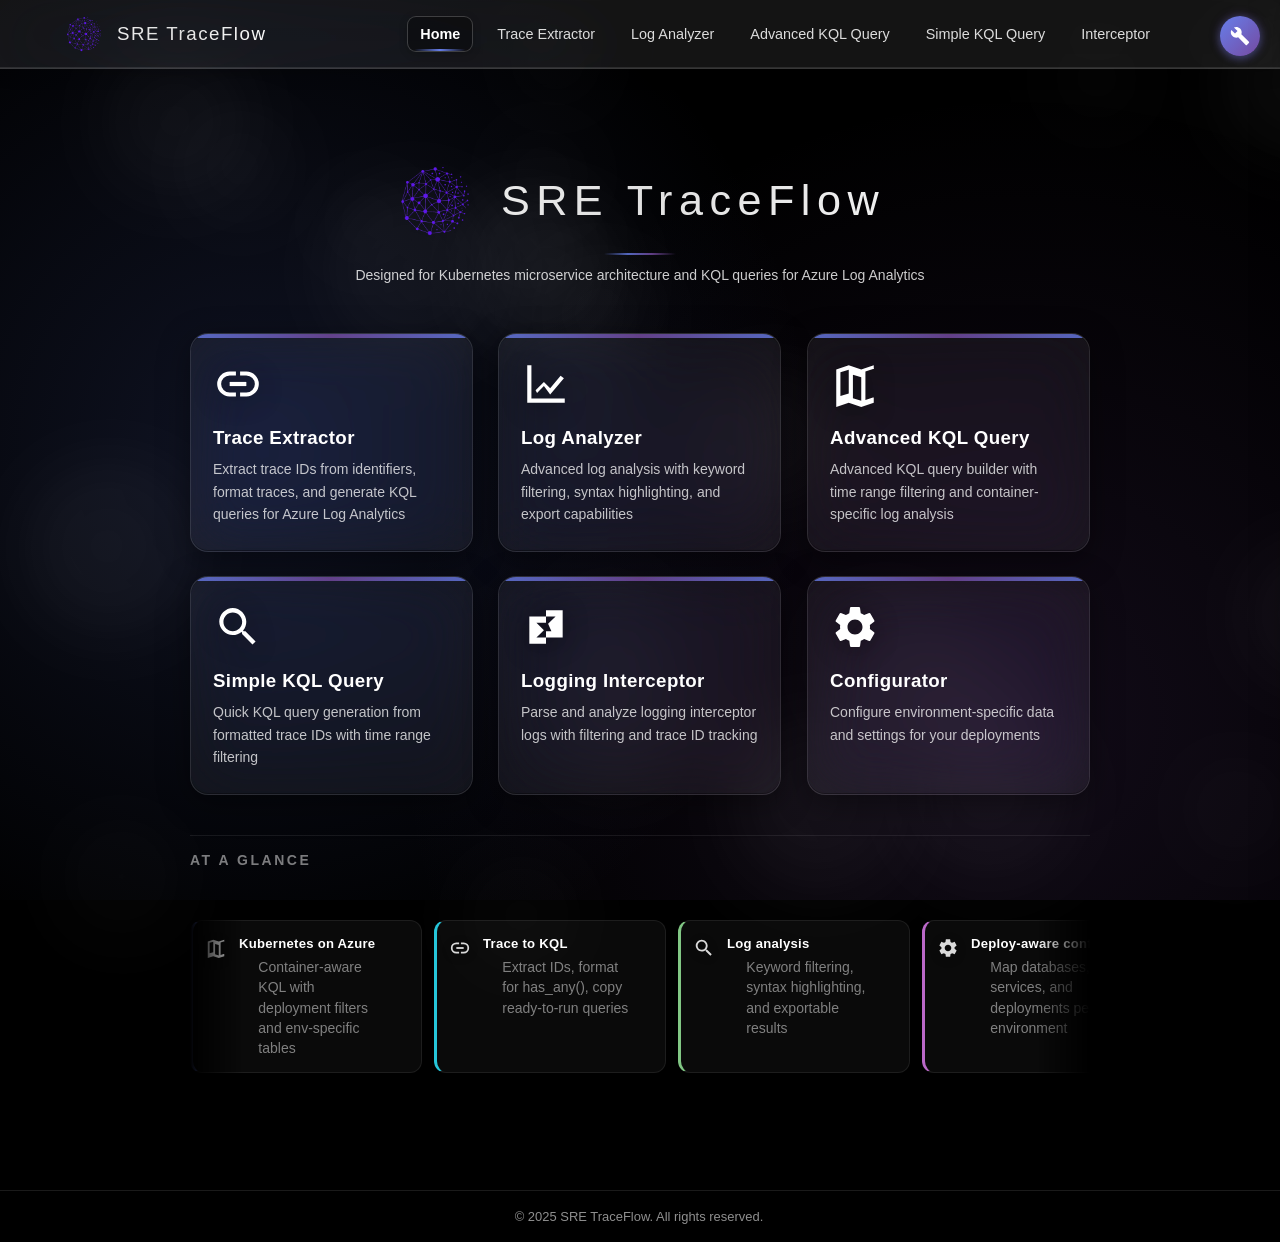
<file: index.html>
<!DOCTYPE html>
<html lang="en">
<head>
  <meta charset="UTF-8">
  <meta name="viewport" content="width=device-width, initial-scale=1.0">
  <title>SRE TraceFlow - Kubernetes Log Analysis</title>
  
  <link rel="stylesheet" href="assets/css/common.css">
  <link rel="stylesheet" href="assets/css/home.css">
</head>
<body class="home-page">
  <div id="navbar-container"></div>

  <div class="main-content">
    <div class="container" style="background: transparent; backdrop-filter: none; border: none; box-shadow: none;">
      <h1><img src="assets/icons/sre_traceflow.png" alt="" style="width:80px;height:80px;margin-right:8px;vertical-align:middle;">SRE TraceFlow</h1>
      <p class="subtitle">Designed for Kubernetes microservice architecture and KQL queries for Azure Log Analytics</p>
      
      <div class="tools-grid">
      <a href="trace-extractor.html" class="tool-card">
        <img src="assets/icons/link_white.svg" alt="" class="tool-icon" />
        <div class="tool-title">Trace Extractor</div>
        <div class="tool-description">
          Extract trace IDs from identifiers, format traces, and generate KQL queries for Azure Log Analytics
        </div>
      </a>
      
      <a href="log-analyzer.html" class="tool-card">
        <img src="assets/icons/chart-line_white.svg" alt="" class="tool-icon" />
        <div class="tool-title">Log Analyzer</div>
        <div class="tool-description">
          Advanced log analysis with keyword filtering, syntax highlighting, and export capabilities
        </div>
      </a>
      
      <a href="advanced-kql-query.html" class="tool-card">
        <img src="assets/icons/map_white.svg" alt="" class="tool-icon" />
        <div class="tool-title">Advanced KQL Query</div>
        <div class="tool-description">
          Advanced KQL query builder with time range filtering and container-specific log analysis
        </div>
      </a>
      
      <a href="simple-kql-query.html" class="tool-card">
        <img src="assets/icons/search_white.svg" alt="" class="tool-icon" />
        <div class="tool-title">Simple KQL Query</div>
        <div class="tool-description">
          Quick KQL query generation from formatted trace IDs with time range filtering
        </div>
      </a>
      
      <a href="interceptor.html" class="tool-card">
        <img src="assets/icons/api_white.svg" alt="" class="tool-icon" />
        <div class="tool-title">Logging Interceptor</div>
        <div class="tool-description">
          Parse and analyze logging interceptor logs with filtering and trace ID tracking
        </div>
      </a>
      
      <a href="configurator.html" class="tool-card">
        <img src="assets/icons/settings_white.svg" alt="" class="tool-icon" />
        <div class="tool-title">Configurator</div>
        <div class="tool-description">
          Configure environment-specific data and settings for your deployments
        </div>
      </a>
    </div>

    <section class="at-a-glance" aria-label="At a glance">
      <p class="at-a-glance-eyebrow">At a glance</p>
      <div class="glance-marquee">
        <div class="glance-track">
          <div class="glance-strip">
            <article class="glance-card glance-card--azure">
              <img src="assets/icons/map_white.svg" alt="" class="glance-icon" width="22" height="22" />
              <div class="glance-body">
                <h4 class="glance-title">Kubernetes on Azure</h4>
                <p class="glance-desc">Container-aware KQL with deployment filters and env-specific tables</p>
              </div>
            </article>
            <article class="glance-card glance-card--trace">
              <img src="assets/icons/link_white.svg" alt="" class="glance-icon" width="22" height="22" />
              <div class="glance-body">
                <h4 class="glance-title">Trace to KQL</h4>
                <p class="glance-desc">Extract IDs, format for has_any(), copy ready-to-run queries</p>
              </div>
            </article>
            <article class="glance-card glance-card--logs">
              <img src="assets/icons/search_white.svg" alt="" class="glance-icon" width="22" height="22" />
              <div class="glance-body">
                <h4 class="glance-title">Log analysis</h4>
                <p class="glance-desc">Keyword filtering, syntax highlighting, and exportable results</p>
              </div>
            </article>
            <article class="glance-card glance-card--config">
              <img src="assets/icons/settings_white.svg" alt="" class="glance-icon" width="22" height="22" />
              <div class="glance-body">
                <h4 class="glance-title">Deploy-aware config</h4>
                <p class="glance-desc">Map databases, services, and deployments per environment</p>
              </div>
            </article>
            <article class="glance-card glance-card--time">
              <img src="assets/icons/clock_white.svg" alt="" class="glance-icon" width="22" height="22" />
              <div class="glance-body">
                <h4 class="glance-title">Time range presets</h4>
                <p class="glance-desc">Quick windows from 15m to 30d or custom start/end for KQL</p>
              </div>
            </article>
            <article class="glance-card glance-card--interceptor">
              <img src="assets/icons/api_white.svg" alt="" class="glance-icon" width="22" height="22" />
              <div class="glance-body">
                <h4 class="glance-title">Interceptor parsing</h4>
                <p class="glance-desc">API request chains grouped by trace with status and response times</p>
              </div>
            </article>
            <article class="glance-card glance-card--export">
              <img src="assets/icons/copy_white.svg" alt="" class="glance-icon" width="22" height="22" />
              <div class="glance-body">
                <h4 class="glance-title">Copy &amp; export</h4>
                <p class="glance-desc">One-click query copy and filtered log download for handoffs</p>
              </div>
            </article>
            <article class="glance-card glance-card--client">
              <img src="assets/icons/id-card_white.svg" alt="" class="glance-icon" width="22" height="22" />
              <div class="glance-body">
                <h4 class="glance-title">Client ID formatting</h4>
                <p class="glance-desc">Pad IDs to 17 digits with leading zeros for database lookups</p>
              </div>
            </article>
            <article class="glance-card glance-card--highlight">
              <img src="assets/icons/check-circle_white.svg" alt="" class="glance-icon" width="22" height="22" />
              <div class="glance-body">
                <h4 class="glance-title">Trace detection</h4>
                <p class="glance-desc">Auto-highlight trace IDs and errors across large pasted log dumps</p>
              </div>
            </article>
            <article class="glance-card glance-card--sync">
              <img src="assets/icons/sync_white.svg" alt="" class="glance-icon" width="22" height="22" />
              <div class="glance-body">
                <h4 class="glance-title">Extended search</h4>
                <p class="glance-desc">Broader KQL templates with contains filters and container scoping</p>
              </div>
            </article>
          </div>
          <div class="glance-strip" aria-hidden="true">
            <article class="glance-card glance-card--azure">
              <img src="assets/icons/map_white.svg" alt="" class="glance-icon" width="22" height="22" />
              <div class="glance-body">
                <h4 class="glance-title">Kubernetes on Azure</h4>
                <p class="glance-desc">Container-aware KQL with deployment filters and env-specific tables</p>
              </div>
            </article>
            <article class="glance-card glance-card--trace">
              <img src="assets/icons/link_white.svg" alt="" class="glance-icon" width="22" height="22" />
              <div class="glance-body">
                <h4 class="glance-title">Trace to KQL</h4>
                <p class="glance-desc">Extract IDs, format for has_any(), copy ready-to-run queries</p>
              </div>
            </article>
            <article class="glance-card glance-card--logs">
              <img src="assets/icons/search_white.svg" alt="" class="glance-icon" width="22" height="22" />
              <div class="glance-body">
                <h4 class="glance-title">Log analysis</h4>
                <p class="glance-desc">Keyword filtering, syntax highlighting, and exportable results</p>
              </div>
            </article>
            <article class="glance-card glance-card--config">
              <img src="assets/icons/settings_white.svg" alt="" class="glance-icon" width="22" height="22" />
              <div class="glance-body">
                <h4 class="glance-title">Deploy-aware config</h4>
                <p class="glance-desc">Map databases, services, and deployments per environment</p>
              </div>
            </article>
            <article class="glance-card glance-card--time">
              <img src="assets/icons/clock_white.svg" alt="" class="glance-icon" width="22" height="22" />
              <div class="glance-body">
                <h4 class="glance-title">Time range presets</h4>
                <p class="glance-desc">Quick windows from 15m to 30d or custom start/end for KQL</p>
              </div>
            </article>
            <article class="glance-card glance-card--interceptor">
              <img src="assets/icons/api_white.svg" alt="" class="glance-icon" width="22" height="22" />
              <div class="glance-body">
                <h4 class="glance-title">Interceptor parsing</h4>
                <p class="glance-desc">API request chains grouped by trace with status and response times</p>
              </div>
            </article>
            <article class="glance-card glance-card--export">
              <img src="assets/icons/copy_white.svg" alt="" class="glance-icon" width="22" height="22" />
              <div class="glance-body">
                <h4 class="glance-title">Copy &amp; export</h4>
                <p class="glance-desc">One-click query copy and filtered log download for handoffs</p>
              </div>
            </article>
            <article class="glance-card glance-card--client">
              <img src="assets/icons/id-card_white.svg" alt="" class="glance-icon" width="22" height="22" />
              <div class="glance-body">
                <h4 class="glance-title">Client ID formatting</h4>
                <p class="glance-desc">Pad IDs to 17 digits with leading zeros for database lookups</p>
              </div>
            </article>
            <article class="glance-card glance-card--highlight">
              <img src="assets/icons/check-circle_white.svg" alt="" class="glance-icon" width="22" height="22" />
              <div class="glance-body">
                <h4 class="glance-title">Trace detection</h4>
                <p class="glance-desc">Auto-highlight trace IDs and errors across large pasted log dumps</p>
              </div>
            </article>
            <article class="glance-card glance-card--sync">
              <img src="assets/icons/sync_white.svg" alt="" class="glance-icon" width="22" height="22" />
              <div class="glance-body">
                <h4 class="glance-title">Extended search</h4>
                <p class="glance-desc">Broader KQL templates with contains filters and container scoping</p>
              </div>
            </article>
          </div>
        </div>
      </div>
    </section>
    </div>
  </div>

  <footer class="footer">
    <div class="footer-content">
      <p>&copy; 2025 SRE TraceFlow. All rights reserved.</p>
    </div>
  </footer>

  <script src="assets/js/navbar.js"></script>
  <script src="assets/js/common.js"></script>
  <script>
    // Modern interactive effects
    (function() {
      // Add parallax effect to cards on mouse move
      const cards = document.querySelectorAll('.tool-card');
      const container = document.querySelector('.container');
      
      if (container) {
        container.addEventListener('mousemove', (e) => {
          const rect = container.getBoundingClientRect();
          const x = e.clientX - rect.left;
          const y = e.clientY - rect.top;
          
          cards.forEach((card) => {
            if (card.matches(':hover')) {
              const cardRect = card.getBoundingClientRect();
              const cardX = cardRect.left + cardRect.width / 2 - rect.left;
              const cardY = cardRect.top + cardRect.height / 2 - rect.top;
              
              const deltaX = (x - cardX) / rect.width;
              const deltaY = (y - cardY) / rect.height;
              
              const rotateX = deltaY * 3;
              const rotateY = deltaX * -3;
              
              card.style.setProperty('--rotate-x', `${rotateX}deg`);
              card.style.setProperty('--rotate-y', `${rotateY}deg`);
            }
          });
        });
        
        container.addEventListener('mouseleave', () => {
          cards.forEach(card => {
            card.style.removeProperty('--rotate-x');
            card.style.removeProperty('--rotate-y');
          });
        });
      }
      
      // Add ripple effect on card click
      cards.forEach(card => {
        card.addEventListener('click', function(e) {
          const ripple = document.createElement('span');
          const rect = this.getBoundingClientRect();
          const size = Math.max(rect.width, rect.height);
          const x = e.clientX - rect.left - size / 2;
          const y = e.clientY - rect.top - size / 2;
          
          ripple.style.cssText = `
            position: absolute;
            width: ${size}px;
            height: ${size}px;
            border-radius: 50%;
            background: rgba(255, 255, 255, 0.3);
            left: ${x}px;
            top: ${y}px;
            pointer-events: none;
            animation: ripple 0.6s ease-out;
          `;
          
          this.appendChild(ripple);
          
          setTimeout(() => ripple.remove(), 600);
        });
      });
      
      // Add ripple animation
      const style = document.createElement('style');
      style.textContent = `
        @keyframes ripple {
          to {
            transform: scale(2);
            opacity: 0;
          }
        }
      `;
      document.head.appendChild(style);
    })();
    
  </script>
</body>
</html>
</file>
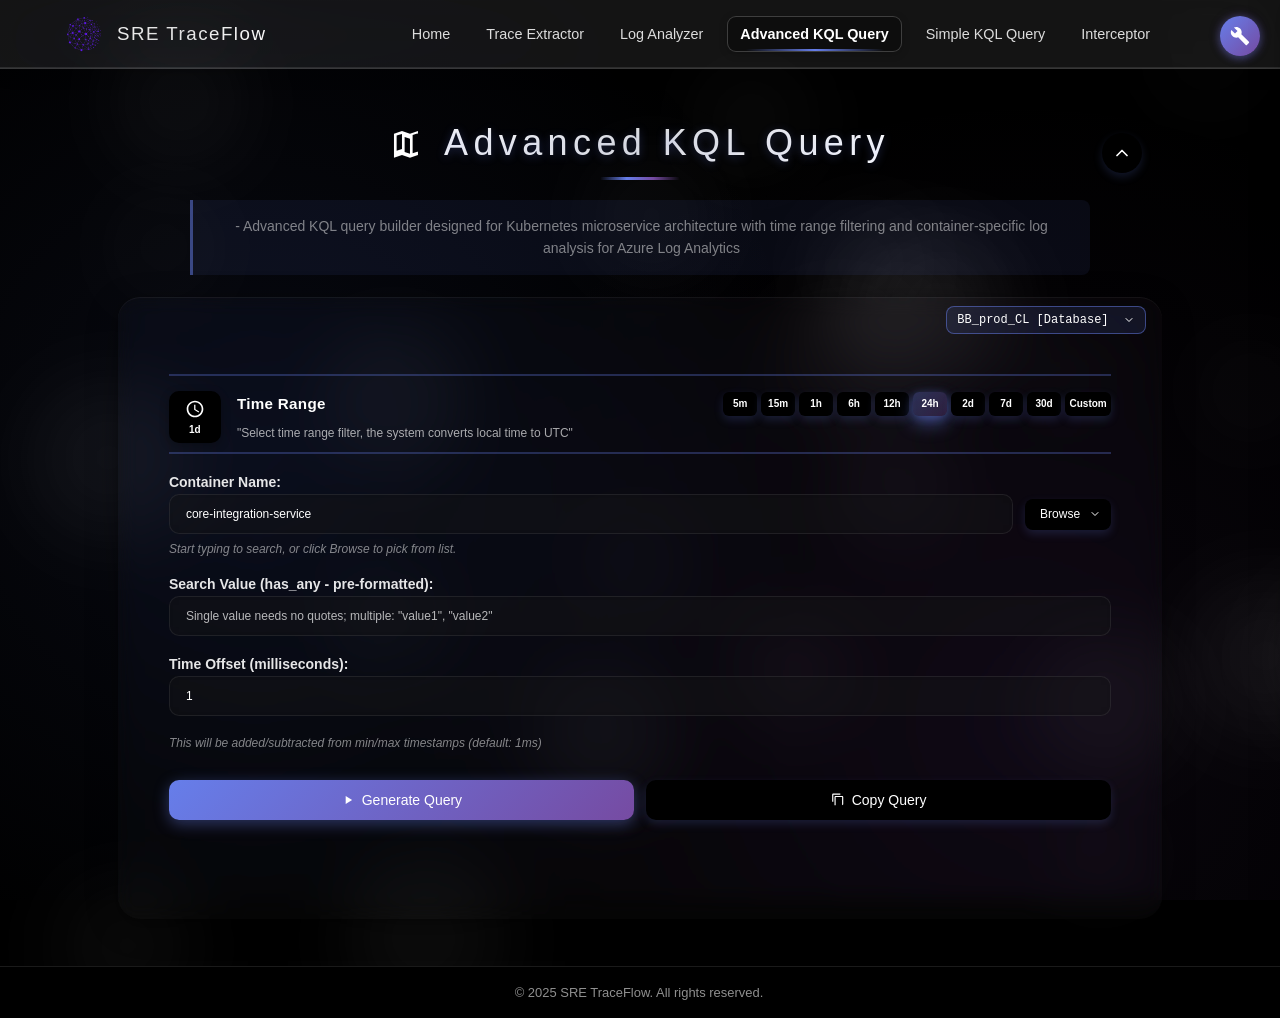
<file: advanced-kql-query.html>
<!DOCTYPE html>
<html lang="en">
<head>
  <meta charset="UTF-8">
  <meta name="viewport" content="width=device-width, initial-scale=1.0">
  <title>Advanced KQL Query - SRE TraceFlow</title>
  
  <link rel="stylesheet" href="assets/css/common.css">
  <link rel="stylesheet" href="assets/css/tools.css">
  <style>
    /* Collapsible description under the title */
    .desc-content {
      max-width: 800px;
      margin: 12px auto 0 auto;
      overflow: hidden;
      max-height: 0;
      opacity: 0;
      transition: max-height 0.35s ease, opacity 0.35s ease;
    }
    .desc-content.open {
      max-height: 200px; /* enough to show one short paragraph */
      opacity: 1;
    }
    .deploy-hint { color: rgba(255,255,255,.7); font-size: 12px; margin-top: 4px; }
  </style>
  <script src="assets/js/navbar.js"></script>
</head>
<body class="advanced-kql">
  <div id="navbar-container"></div>
  
  <div class="main-content">
    <div class="hero">
      <div class="hero-header">
        <h1><img src="assets/icons/map_white.svg" alt="" style="width:32px;height:32px;margin-right:8px;vertical-align:middle;">Advanced KQL Query</h1>
        <button class="desc-toggle" type="button" onclick="toggleDesc()" title="Hide description">
          <svg width="20" height="20" viewBox="0 0 24 24" fill="none" xmlns="http://www.w3.org/2000/svg">
            <path d="M18 15l-6-6-6 6" stroke="currentColor" stroke-width="2" stroke-linecap="round" stroke-linejoin="round"/>
          </svg>
        </button>
      </div>
      <div id="pageDesc" class="desc-content open" aria-hidden="false">
      <p> - Advanced KQL query builder designed for Kubernetes microservice architecture with time range filtering and container-specific log analysis for Azure Log Analytics</p>
    </div>
  </div>

  <div class="wrapper query-tool-wrapper">
    <div class="config-target-bar" id="configTargetBar">
      <select id="configEntrySelect" class="config-target-select database" title="Query target"></select>
    </div>
    <!-- Extended Search Container -->
    <div class="container">
      <!-- Global Time Range Selector -->
      <div class="global-time-range">
        <div class="time-range-header">
          <div class="time-range-icon">
            <img src="assets/icons/clock_white.svg" alt="" width="20" height="20">
            <div class="time-duration-display" id="timeDuration">24h</div>
          </div>
          <div class="time-range-header-content">
            <div class="time-range-title-row">
              <div class="time-range-title">Time Range</div>
              <div class="time-preset-buttons">
                <button class="time-preset-btn" data-value="5m">5m</button>
                <button class="time-preset-btn" data-value="15m">15m</button>
                <button class="time-preset-btn" data-value="1h">1h</button>
                <button class="time-preset-btn" data-value="6h">6h</button>
                <button class="time-preset-btn" data-value="12h">12h</button>
                <button class="time-preset-btn active" data-value="24h">24h</button>
                <button class="time-preset-btn" data-value="2d">2d</button>
                <button class="time-preset-btn" data-value="7d">7d</button>
                <button class="time-preset-btn" data-value="30d">30d</button>
                <button class="time-preset-btn" data-value="custom">Custom</button>
              </div>
              <select id="timePreset" onchange="applyTimePreset()" class="time-preset-select" style="display:none;">
                <option value="5m">Last 5 minutes</option>
                <option value="15m">Last 15 minutes</option>
                <option value="1h">Last 1 hour</option>
                <option value="6h">Last 6 hours</option>
                <option value="12h">Last 12 hours</option>
                <option value="24h" selected>Last 24 hours</option>
                <option value="2d">Last 2 days</option>
                <option value="7d">Last 7 days</option>
                <option value="30d">Last 30 days</option>
                <option value="custom">Custom Range</option>
              </select>
            </div>
            <div class="time-range-description">"Select time range filter, the system converts local time to UTC"</div>
          </div>
        </div>
        <div class="time-range-controls">
          <div class="time-inputs-row" id="customTimeInputs">
            <input type="datetime-local" id="globalStart" class="time-input">
            <span class="time-separator">to</span>
            <input type="datetime-local" id="globalEnd" class="time-input">
          </div>
        </div>
      </div>
      <label for="containerName">Container Name:</label>
      <div class="deploy-wrap">
        <div class="deploy-input-wrap">
          <input type="text" id="containerName" placeholder="e.g., core-integration-service" value="core-integration-service" autocomplete="off" spellcheck="false">
          <div id="deploymentTypeahead" class="config-target-menu deploy-browse-menu deploy-typeahead-menu" role="listbox" hidden></div>
        </div>
        <div class="deploy-browse-dropdown" id="deployBrowseDropdown">
          <button type="button" id="browseDeployments" class="deploy-browse-trigger" aria-haspopup="listbox" aria-expanded="false">Browse</button>
          <div id="deploymentDropdown" class="config-target-menu deploy-browse-menu" role="listbox" hidden></div>
        </div>
      </div>
      <div class="deploy-hint">Start typing to search, or click Browse to pick from list.</div>
      
      <label for="searchValue">Search Value (has_any - pre-formatted):</label>
      <input type="text" id="searchValue" placeholder='Single value needs no quotes; multiple: "value1", "value2"'>
      
      <label for="timeOffset">Time Offset (milliseconds):</label>
      <input type="number" id="timeOffset" placeholder="e.g., 1" value="1" min="0" max="10000">
      <small>This will be added/subtracted from min/max timestamps (default: 1ms)</small>
      
      <div class="button-group">
        <button id="generateQuery"><span aria-hidden="true" style="display:inline-flex;width:14px;height:14px;align-items:center;justify-content:center;"><svg viewBox="0 0 24 24" width="14" height="14" xmlns="http://www.w3.org/2000/svg"><path fill="#ffffff" d="M8 5v14l11-7z"/></svg></span>Generate Query</button>
        <button class="copy" id="copyQuery"><span aria-hidden="true" style="display:inline-flex;width:14px;height:14px;align-items:center;justify-content:center;"><svg viewBox="0 0 24 24" width="14" height="14" xmlns="http://www.w3.org/2000/svg"><path fill="#ffffff" d="M16 1H4c-1.1 0-2 .9-2 2v12h2V3h12V1zm3 4H8c-1.1 0-2 .9-2 2v14h13c1.1 0 2-.9 2-2V7c0-1.1-.9-2-2-2zm0 16H8V7h11v14z"/></svg></span>Copy Query</button>
      </div>
      
      <div id="queryResult" class="result"></div>
    </div>
  </div>
  </div>

  <script src="assets/js/common.js"></script>
  <script src="assets/js/config.js"></script>
  <script>
    let DEPLOYMENT_NAMES = [];
    let selectedEntry = { name: '', type: 'Database' };

    async function populateDeployments(){
      await TraceFlowConfig.init();
      DEPLOYMENT_NAMES = TraceFlowConfig.getQueryTargets();
      const containerInput = document.getElementById('containerName');
      if (containerInput) containerInput.value = TraceFlowConfig.getDefaultContainer();
      const configSelect = document.getElementById('configEntrySelect');
      selectedEntry = TraceFlowConfig.initConfigEntrySelect(configSelect, {
        onChange: (entry) => { selectedEntry = entry; },
      }) || selectedEntry;
      renderDeploymentMenus(getFilteredDeployments(''));
    }

    function getFilteredDeployments(query) {
      const q = (query || '').trim().toLowerCase();
      if (!q) return DEPLOYMENT_NAMES.slice();
      return DEPLOYMENT_NAMES.filter((name) => name.toLowerCase().includes(q));
    }

    function renderDeploymentMenu(menuEl, list, onSelect) {
      const input = document.getElementById('containerName');
      const current = input?.value?.trim() || '';
      menuEl.innerHTML = '';

      list.forEach((name) => {
        const item = document.createElement('button');
        item.type = 'button';
        item.className = 'config-target-option deployment';
        item.dataset.name = name;
        item.textContent = name;
        if (name === current) item.classList.add('selected');
        item.addEventListener('mousedown', (event) => event.preventDefault());
        item.addEventListener('click', (event) => {
          event.stopPropagation();
          if (input) input.value = name;
          onSelect(name);
        });
        menuEl.appendChild(item);
      });
    }

    function renderDeploymentMenus(list) {
      const browseMenu = document.getElementById('deploymentDropdown');
      const typeaheadMenu = document.getElementById('deploymentTypeahead');
      const onSelect = () => {
        toggleDeploymentDropdown(false);
        toggleTypeahead(false);
        renderDeploymentMenus(getFilteredDeployments(document.getElementById('containerName')?.value || ''));
      };
      renderDeploymentMenu(browseMenu, list, onSelect);
      renderDeploymentMenu(typeaheadMenu, list, onSelect);
    }

    function toggleTypeahead(open) {
      const menu = document.getElementById('deploymentTypeahead');
      const input = document.getElementById('containerName');
      if (!menu || !input) return;
      if (open && document.activeElement === input && menu.childElementCount > 0) {
        menu.hidden = false;
      } else {
        menu.hidden = true;
      }
    }

    function toggleDeploymentDropdown(open) {
      const wrapper = document.getElementById('deployBrowseDropdown');
      const dd = document.getElementById('deploymentDropdown');
      const browseBtn = document.getElementById('browseDeployments');
      if (!wrapper || !dd || !browseBtn) return;

      if (open) {
        toggleTypeahead(false);
        document.querySelectorAll('.deploy-browse-dropdown.open').forEach((el) => {
          if (el !== wrapper) toggleDeploymentDropdown(false);
        });
        dd.hidden = false;
        browseBtn.setAttribute('aria-expanded', 'true');
        wrapper.classList.add('open');
      } else {
        dd.hidden = true;
        browseBtn.setAttribute('aria-expanded', 'false');
        wrapper.classList.remove('open');
      }
    }

    function toggleDesc() {
      const el = document.getElementById('pageDesc');
      const isOpen = el.classList.contains('open');
      if (isOpen) {
        el.classList.remove('open');
        el.setAttribute('aria-hidden', 'true');
      } else {
        el.classList.add('open');
        el.setAttribute('aria-hidden', 'false');
      }
    }

    // Ensure desc-toggle button stays fixed
    function ensureButtonFixed() {
      const btn = document.querySelector('.desc-toggle');
      if (btn) {
        btn.style.position = 'fixed';
        btn.style.top = '80px';
        btn.style.right = '20px';
        btn.style.zIndex = '9999';
        btn.style.margin = '0';
      }
    }
    
    // Initialize default time values
    document.addEventListener('DOMContentLoaded', () => {
      ensureButtonFixed();
      // Re-enforce on scroll/resize in case something tries to change it
      window.addEventListener('scroll', ensureButtonFixed);
      window.addEventListener('resize', ensureButtonFixed);
      populateDeployments();
      // browse button
      const browseBtn = document.getElementById('browseDeployments');
      const dd = document.getElementById('deploymentDropdown');
      const input = document.getElementById('containerName');
      browseBtn.addEventListener('click', (e) => {
        e.stopPropagation();
        renderDeploymentMenus(getFilteredDeployments(input.value));
        toggleDeploymentDropdown(dd.hidden);
      });
      dd.addEventListener('click', (e) => e.stopPropagation());
      document.addEventListener('click', () => toggleDeploymentDropdown(false));
      document.addEventListener('keydown', (e) => {
        if (e.key === 'Escape') {
          toggleDeploymentDropdown(false);
          toggleTypeahead(false);
        }
      });
      input.addEventListener('input', () => {
        const filtered = getFilteredDeployments(input.value);
        renderDeploymentMenus(filtered);
        toggleTypeahead(true);
      });
      input.addEventListener('focus', () => {
        const filtered = getFilteredDeployments(input.value);
        renderDeploymentMenus(filtered);
        toggleTypeahead(true);
      });
      input.addEventListener('blur', () => {
        setTimeout(() => toggleTypeahead(false), 120);
      });
      const typeahead = document.getElementById('deploymentTypeahead');
      typeahead.addEventListener('mousedown', (e) => e.preventDefault());
      // Initialize global time range
      const now = new Date();
      const tenAgo = new Date(now - 10 * 60000);
      const toI = dt => {
        const p = n => n.toString().padStart(2,'0');
        return `${dt.getFullYear()}-${p(dt.getMonth()+1)}-${p(dt.getDate())}T${p(dt.getHours())}:${p(dt.getMinutes())}`;
      };
      
      document.getElementById('globalStart').value = toI(tenAgo);
      document.getElementById('globalEnd').value = toI(now);
      updateDuration();

      // Hide custom inputs by default and set default preset
      document.getElementById('customTimeInputs').classList.remove('show');
      document.getElementById('timePreset').value = '24h'; // Default to 24 hours
      setQuickTime('24h');

      // Add event listeners for duration updates
      document.getElementById('globalStart').addEventListener('change', updateDuration);
      document.getElementById('globalEnd').addEventListener('change', updateDuration);
      
      // Set up event listeners
      document.getElementById('generateQuery').onclick = generateExtendedQuery;
      document.getElementById('copyQuery').onclick = copyExtendedQuery;
    });

    function applyTimePreset() {
      const preset = document.getElementById('timePreset').value;
      const customInputs = document.getElementById('customTimeInputs');
      
      if (preset === 'custom') {
        customInputs.classList.add('show');
        return;
      } else {
        customInputs.classList.remove('show');
        setQuickTime(preset);
      }
    }

    // Handle time preset button clicks
    document.addEventListener('DOMContentLoaded', function() {
      const buttons = document.querySelectorAll('.time-preset-btn');
      const select = document.getElementById('timePreset');
      
      buttons.forEach(btn => {
        btn.addEventListener('click', function() {
          const value = this.getAttribute('data-value');
          
          // Update active state
          buttons.forEach(b => b.classList.remove('active'));
          this.classList.add('active');
          
          // Update select and trigger change
          if (select) {
            select.value = value;
            applyTimePreset();
          }
        });
      });
    });

    function setQuickTime(duration) {
      const now = new Date();
      let startTime;
      
      switch(duration) {
        case '5m': startTime = new Date(now - 5 * 60000); break;
        case '15m': startTime = new Date(now - 15 * 60000); break;
        case '1h': startTime = new Date(now - 60 * 60000); break;
        case '6h': startTime = new Date(now - 6 * 60 * 60000); break;
        case '12h': startTime = new Date(now - 12 * 60 * 60000); break;
        case '24h': startTime = new Date(now - 24 * 60 * 60000); break;
        case '2d': startTime = new Date(now - 2 * 24 * 60 * 60000); break;
        case '7d': startTime = new Date(now - 7 * 24 * 60 * 60000); break;
        case '30d': startTime = new Date(now - 30 * 24 * 60 * 60000); break;
      }
      
      const toI = dt => {
        const p = n => n.toString().padStart(2,'0');
        return `${dt.getFullYear()}-${p(dt.getMonth()+1)}-${p(dt.getDate())}T${p(dt.getHours())}:${p(dt.getMinutes())}`;
      };
      
      document.getElementById('globalStart').value = toI(startTime);
      document.getElementById('globalEnd').value = toI(now);
      updateDuration();
    }
    
    function updateDuration() {
      const start = document.getElementById('globalStart').value;
      const end = document.getElementById('globalEnd').value;
      
      if (start && end) {
        const startDate = new Date(start);
        const endDate = new Date(end);
        const diffMs = endDate - startDate;
        const diffMins = Math.round(diffMs / 60000);
        const diffHours = Math.round(diffMs / 3600000);
        
        let duration;
        if (diffMins < 60) {
          duration = `${diffMins}m`;
        } else if (diffHours < 24) {
          duration = `${diffHours}h`;
        } else {
          const diffDays = Math.round(diffMs / 86400000);
          duration = `${diffDays}d`;
        }
        
        document.getElementById('timeDuration').textContent = duration;
      } else {
        document.getElementById('timeDuration').textContent = '--';
      }
    }

    function formatHasAnySearchValue(raw) {
      const trimmed = raw.trim();
      if (!trimmed) return trimmed;
      if (trimmed.includes('"')) return trimmed;
      if (trimmed.includes(',')) return trimmed;
      return `"${trimmed}"`;
    }

    function generateExtendedQuery() {
      const validation = validateFields([
        { id: 'containerName', message: 'Please enter container name' },
        { id: 'timeOffset', message: 'Please enter time offset' }
      ]);
      
      const result = document.getElementById('queryResult');
      
      if (!validation.valid) {
        showError(result, validation.message);
        return;
      }
      
      const containerName = document.getElementById('containerName').value.trim();
      const startTime = document.getElementById('globalStart').value;
      const endTime = document.getElementById('globalEnd').value;
      const searchValue = formatHasAnySearchValue(
        document.getElementById('searchValue').value
      );
      const timeOffset = document.getElementById('timeOffset').value || '1';
      
      if (!startTime || !endTime) {
        showError(result, 'Please set time range using the time selector above');
        return;
      }
      
      const startUTC = new Date(startTime).toISOString();
      const endUTC = new Date(endTime).toISOString();
      
      // Build the time_range query conditionally
      const dbTable = TraceFlowConfig.getQueryTableForEntry(selectedEntry);
      let timeRangeQuery = `let time_range = ${dbTable}
| where container_name has container_name
| where time_t between (datetime('${startUTC}') .. datetime('${endUTC}'))`;
      
      // Only add has_any line if searchValue has data
      if (searchValue) {
        timeRangeQuery += `\n| where log has_any (${searchValue})`;
      }
      
      timeRangeQuery += `\n| summarize min_timestamp = min(time_t), max_timestamp = max(time_t);`;
      
      const query = `let container_name = "${containerName}";
${timeRangeQuery}
let min_time = toscalar(time_range | project min_timestamp) - ${timeOffset}ms;
let max_time = toscalar(time_range | project max_timestamp) + ${timeOffset}ms;
${dbTable}
| where time_t between (min_time .. max_time)
| where container_name has container_name
| project time_t, log
| order by time_t asc`;
      
      showSuccess(result, query);
    }

    function copyExtendedQuery() {
      const queryText = document.getElementById('queryResult').textContent;
      const button = event.target.closest('button');
      copyToClipboard(queryText, button);
    }
  </script>

  <footer class="footer">
    <div class="footer-content">
      <p>&copy; 2025 SRE TraceFlow. All rights reserved.</p>
    </div>
  </footer>
</body>
</html>
</file>
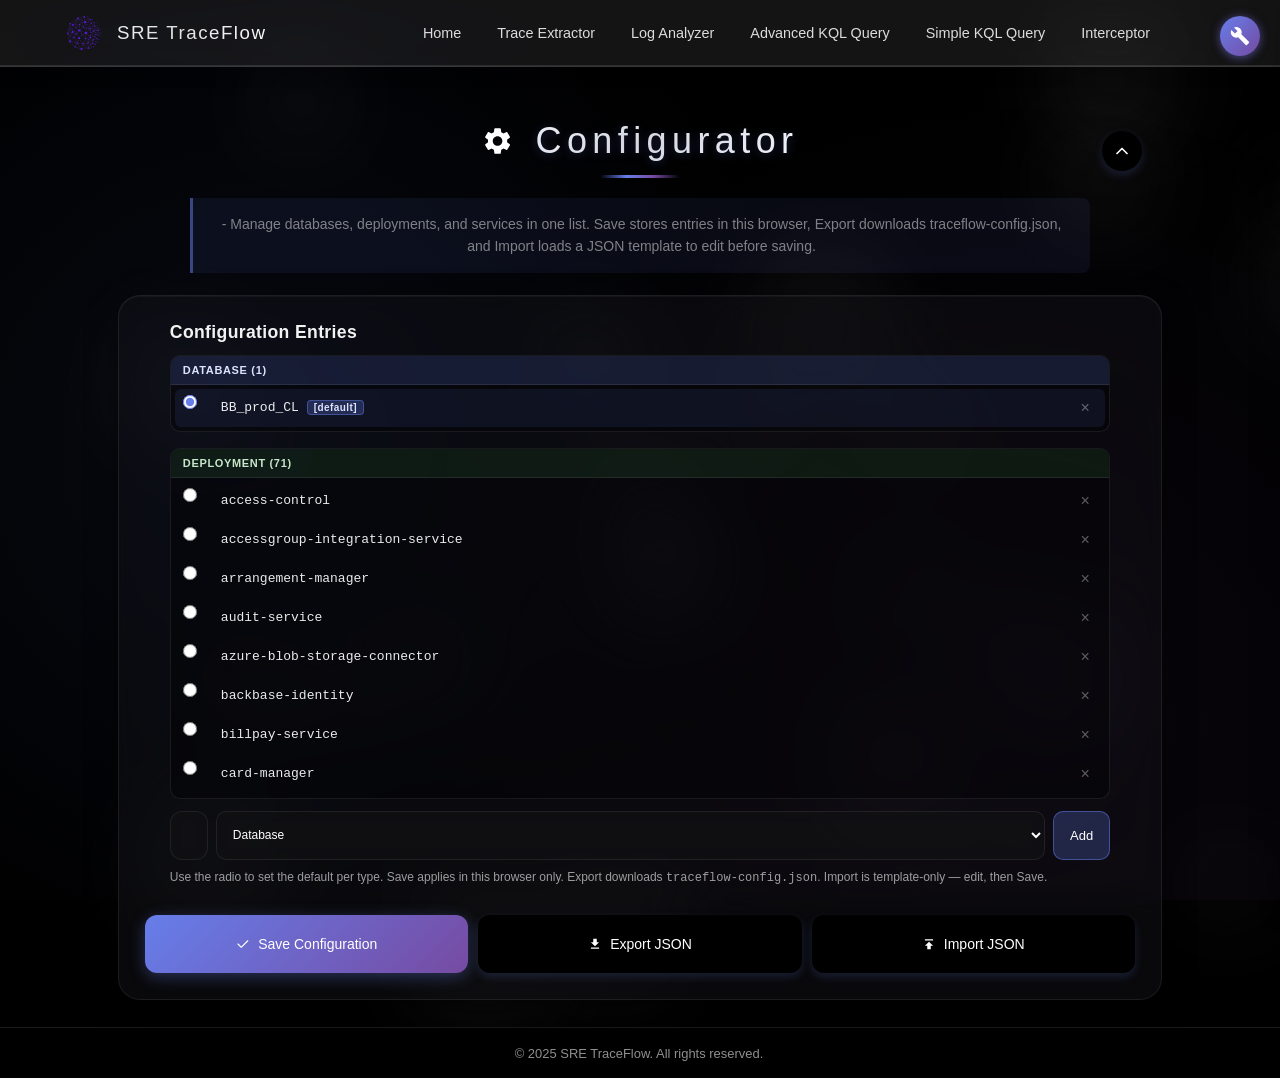
<file: configurator.html>
<!DOCTYPE html>
<html lang="en">
<head>
  <meta charset="UTF-8">
  <meta name="viewport" content="width=device-width, initial-scale=1.0">
  <title>Configurator - SRE TraceFlow</title>
  <link rel="stylesheet" href="assets/css/common.css">
  <link rel="stylesheet" href="assets/css/tools.css">
  <style>
    .desc-content {
      max-width: 800px;
      margin: 12px auto 0 auto;
      overflow: hidden;
      max-height: 0;
      opacity: 0;
      transition: max-height 0.35s ease, opacity 0.35s ease;
    }
    .desc-content.open { max-height: 220px; opacity: 1; }
    .hero { text-align: center; }
    body.configurator .input-section { margin-bottom: 28px; }
    body.configurator .input-wrapper label { margin-bottom: 12px; }

    .config-actions {
      display: flex;
      flex-wrap: wrap;
      gap: 10px;
      margin-top: 8px;
    }
    .config-actions button,
    .config-actions label.config-file-btn {
      flex: 1 1 0;
      min-width: 140px;
      height: 58px;
      margin: 0 !important;
      padding: 0 18px;
      border-radius: 12px;
      border: none;
      background: #000000;
      color: #fff;
      font-size: 14px;
      font-weight: 500;
      cursor: pointer;
      text-align: center;
      transition: all 0.25s ease;
      display: flex;
      align-items: center;
      justify-content: center;
      gap: 8px;
      box-sizing: border-box;
      line-height: 1;
      width: auto;
      box-shadow: var(--neutral-btn-underglow);
    }
    .config-actions button:not(.save-btn):hover,
    .config-actions label.config-file-btn:not(.save-btn):hover {
      background: #1a1a1a;
      transform: translateY(-1px);
      box-shadow:
        0 2px 8px rgba(0, 0, 0, 0.2),
        var(--neutral-btn-underglow-hover);
    }
    .config-actions .save-btn {
      background: linear-gradient(135deg, #667eea, #764ba2);
      border: none;
      box-shadow: 0 4px 16px rgba(102, 126, 234, 0.35);
    }
    .config-actions .save-btn:hover {
      box-shadow: 0 6px 20px rgba(102, 126, 234, 0.45);
    }
    .config-actions .export-btn,
    .config-actions .import-btn {
      background: #000000;
      border: none;
    }
    .config-file-btn input { display: none; }
    .config-status {
      margin-top: 16px;
      padding: 12px 16px;
      border-radius: 10px;
      font-size: 13px;
      display: none;
    }
    .config-status.show { display: block; }
    .config-status.success {
      background: rgba(76, 175, 80, 0.15);
      border: 1px solid rgba(76, 175, 80, 0.35);
      color: #b9f6ca;
    }
    .config-status.error {
      background: rgba(220, 53, 69, 0.15);
      border: 1px solid rgba(220, 53, 69, 0.35);
      color: #ffcdd2;
    }
    .field-hint {
      margin-top: 8px;
      font-size: 12px;
      color: rgba(255, 255, 255, 0.6);
      line-height: 1.5;
    }
    .config-entries-list {
      display: flex;
      flex-direction: column;
      gap: 16px;
      margin-bottom: 12px;
    }
    .config-entry-group {
      border: 1px solid rgba(255, 255, 255, 0.08);
      border-radius: 10px;
      overflow: hidden;
      background: rgba(0, 0, 0, 0.35);
    }
    .config-entry-group-header {
      padding: 8px 12px;
      font-size: 11px;
      font-weight: 600;
      letter-spacing: 0.06em;
      text-transform: uppercase;
      border-bottom: 1px solid rgba(255, 255, 255, 0.08);
    }
    .config-entry-group-header.database {
      color: #dce3ff;
      background: rgba(102, 126, 234, 0.18);
    }
    .config-entry-group-header.deployment {
      color: #c8e6c9;
      background: rgba(76, 175, 80, 0.12);
    }
    .config-entry-group-header.service {
      color: #ffe0b2;
      background: rgba(255, 167, 38, 0.14);
    }
    .config-entry-group-body {
      display: flex;
      flex-direction: column;
      gap: 1px;
      padding: 4px;
      max-height: 320px;
      overflow-y: auto;
    }
    .config-entry-group-body.database-group,
    .config-entry-group-body.service-group {
      max-height: none;
    }
    .config-entry-row {
      display: grid;
      grid-template-columns: 28px 1fr 24px;
      align-items: center;
      gap: 10px;
      padding: 6px 8px;
      border-radius: 6px;
      font-size: 13px;
    }
    .config-entry-row:hover {
      background: rgba(255, 255, 255, 0.06);
    }
    .config-entry-row.is-default {
      background: rgba(102, 126, 234, 0.1);
    }
    .config-entry-default {
      display: flex;
      align-items: center;
      justify-content: center;
      margin: 0;
      cursor: pointer;
    }
    .config-entry-default input {
      width: 14px;
      height: 14px;
      margin: 0;
      accent-color: #667eea;
      cursor: pointer;
    }
    .config-entry-name-wrap {
      display: flex;
      align-items: center;
      gap: 8px;
      min-width: 0;
    }
    .config-entry-name {
      font-family: 'Consolas', 'Monaco', monospace;
      color: rgba(255, 255, 255, 0.92);
      overflow: hidden;
      text-overflow: ellipsis;
      white-space: nowrap;
      min-width: 0;
    }
    .config-entry-default-tag {
      flex-shrink: 0;
      font-size: 10px;
      font-weight: 700;
      letter-spacing: 0.04em;
      color: #dce3ff;
      background: rgba(102, 126, 234, 0.25);
      border: 1px solid rgba(102, 126, 234, 0.45);
      border-radius: 4px;
      padding: 1px 6px;
      font-family: -apple-system, BlinkMacSystemFont, 'Segoe UI', sans-serif;
    }
    .config-entry-type {
      padding: 2px 8px;
      border-radius: 999px;
      font-size: 10px;
      font-weight: 600;
      letter-spacing: 0.04em;
      text-transform: uppercase;
      white-space: nowrap;
    }
    .config-entry-type.database {
      color: #dce3ff;
      background: rgba(102, 126, 234, 0.3);
      border: 1px solid rgba(102, 126, 234, 0.45);
    }
    .config-entry-type.deployment {
      color: #c8e6c9;
      background: rgba(76, 175, 80, 0.2);
      border: 1px solid rgba(76, 175, 80, 0.4);
    }
    .config-entry-remove {
      border: none;
      background: none;
      color: rgba(255, 255, 255, 0.35);
      font-size: 16px;
      line-height: 1;
      cursor: pointer;
      padding: 0;
    }
    .config-entry-remove:hover {
      color: #ff8a8a;
    }
    .config-entries-empty {
      padding: 12px;
      text-align: center;
      color: rgba(255, 255, 255, 0.5);
      font-size: 13px;
    }
    .add-entry-row {
      display: flex;
      gap: 8px;
      align-items: stretch;
    }
    .add-entry-row input,
    .add-entry-row select {
      padding: 10px 12px;
      background: rgba(18, 18, 20, 0.45);
      backdrop-filter: blur(8px);
      border: 1px solid rgba(255, 255, 255, 0.08);
      border-radius: 10px;
      color: #fff;
      font-size: 12px;
      box-shadow: none;
    }

    .add-entry-row input:focus,
    .add-entry-row select:focus {
      background: rgba(18, 18, 20, 0.55);
      border-color: rgba(255, 255, 255, 0.1);
      box-shadow: 0 0 0 3px rgba(102, 126, 234, 0.15);
      outline: none;
    }
    .add-entry-row input {
      flex: 1;
      font-family: 'Consolas', 'Monaco', monospace;
    }
    .add-entry-row select {
      min-width: 140px;
    }
    .add-entry-row select option {
      background: #1a1a1a;
      color: #fff;
    }
    .add-entry-row button {
      flex-shrink: 0;
      padding: 10px 16px;
      border-radius: 10px;
      border: 1px solid rgba(102, 126, 234, 0.5);
      background: rgba(102, 126, 234, 0.25);
      color: #fff;
      font-size: 13px;
      font-weight: 500;
      cursor: pointer;
    }
    .add-entry-row button:hover {
      background: rgba(102, 126, 234, 0.4);
    }
  </style>
</head>
<body class="configurator">
  <div id="navbar-container"></div>

  <div class="main-content">
    <div class="hero">
      <div class="hero-header">
        <h1><img src="assets/icons/settings_white.svg" alt="" style="width:32px;height:32px;margin-right:8px;vertical-align:middle;">Configurator</h1>
        <button class="desc-toggle" type="button" onclick="toggleDesc()" title="Hide description">
          <svg width="20" height="20" viewBox="0 0 24 24" fill="none" xmlns="http://www.w3.org/2000/svg">
            <path d="M18 15l-6-6-6 6" stroke="currentColor" stroke-width="2" stroke-linecap="round" stroke-linejoin="round"/>
          </svg>
        </button>
      </div>
      <div id="pageDesc" class="desc-content open" aria-hidden="false">
        <p> - Manage databases, deployments, and services in one list. Save stores entries in this browser, Export downloads traceflow-config.json, and Import loads a JSON template to edit before saving.</p>
      </div>
    </div>

    <div class="container">
      <div class="input-section">
        <div class="input-wrapper">
          <label>Configuration Entries</label>
          <div id="configEntriesList" class="config-entries-list"></div>
          <div class="add-entry-row">
            <input type="text" id="newEntryName" placeholder="e.g., BB_prod_CL or core-integration-service">
            <select id="newEntryType"></select>
            <button type="button" id="addEntryBtn">Add</button>
          </div>
          <div class="field-hint">Use the radio to set the default per type. Save applies in this browser only. Export downloads <code>traceflow-config.json</code>. Import is template-only — edit, then Save.</div>
        </div>
      </div>

      <div class="config-actions">
        <button type="button" class="save-btn" id="saveConfigBtn">
          <img src="assets/icons/check_white.svg" alt="" width="14" height="14"> Save Configuration
        </button>
        <button type="button" class="export-btn" id="exportConfigBtn">
          <img src="assets/icons/download_white.svg" alt="" width="14" height="14"> Export JSON
        </button>
        <label class="config-file-btn import-btn" for="importConfigFile">
          <img src="assets/icons/download_white.svg" alt="" width="14" height="14" style="transform: rotate(180deg);"> Import JSON
          <input type="file" id="importConfigFile" accept=".json,application/json">
        </label>
      </div>

      <div id="configStatus" class="config-status"></div>
    </div>
  </div>

  <footer class="footer">
    <div class="footer-content">
      <p>&copy; 2025 SRE TraceFlow. All rights reserved.</p>
    </div>
  </footer>

  <script src="assets/js/navbar.js"></script>
  <script src="assets/js/common.js"></script>
  <script src="assets/js/config.js"></script>
  <script>
    function toggleDesc() {
      const el = document.getElementById('pageDesc');
      const isOpen = el.classList.contains('open');
      el.classList.toggle('open', !isOpen);
      el.setAttribute('aria-hidden', isOpen ? 'true' : 'false');
    }

    function showStatus(message, type) {
      const el = document.getElementById('configStatus');
      el.textContent = message;
      el.className = `config-status show ${type}`;
    }

    let entriesState = [];

    function entryKey(entry) {
      return `${entry.type}:${entry.name}`;
    }

    function createEntryRow(entry) {
      const row = document.createElement('div');
      row.className = 'config-entry-row' + (entry.isDefault ? ' is-default' : '');

      const defaultLabel = document.createElement('label');
      defaultLabel.className = 'config-entry-default';
      defaultLabel.title = `Set as default ${entry.type}`;
      const radio = document.createElement('input');
      radio.type = 'radio';
      radio.name = `default-${entry.type}`;
      radio.checked = entry.isDefault;
      radio.addEventListener('change', () => {
        entriesState.forEach((item) => {
          if (item.type === entry.type) {
            item.isDefault = item.name === entry.name;
          }
        });
        renderEntries();
      });
      defaultLabel.appendChild(radio);

      const nameWrap = document.createElement('div');
      nameWrap.className = 'config-entry-name-wrap';

      const nameSpan = document.createElement('span');
      nameSpan.className = 'config-entry-name';
      nameSpan.textContent = entry.name;
      nameSpan.title = entry.name;
      nameWrap.appendChild(nameSpan);

      if (entry.isDefault) {
        const defaultTag = document.createElement('span');
        defaultTag.className = 'config-entry-default-tag';
        defaultTag.textContent = '[default]';
        defaultTag.title = `Default ${entry.type}`;
        nameWrap.appendChild(defaultTag);
      }

      const removeBtn = document.createElement('button');
      removeBtn.type = 'button';
      removeBtn.className = 'config-entry-remove';
      removeBtn.textContent = '×';
      removeBtn.title = 'Remove';
      removeBtn.addEventListener('click', () => {
        const key = entryKey(entry);
        entriesState = entriesState.filter((item) => entryKey(item) !== key);
        const sameType = entriesState.filter((item) => item.type === entry.type);
        if (sameType.length && !sameType.some((item) => item.isDefault)) {
          sameType[0].isDefault = true;
        }
        renderEntries();
      });

      row.appendChild(defaultLabel);
      row.appendChild(nameWrap);
      row.appendChild(removeBtn);
      return row;
    }

    function renderEntries() {
      const list = document.getElementById('configEntriesList');
      list.innerHTML = '';

      if (!entriesState.length) {
        list.innerHTML = '<div class="config-entries-empty">No entries yet.</div>';
        return;
      }

      TraceFlowConfig.ENTRY_TYPES.forEach((type) => {
        const groupEntries = entriesState
          .filter((entry) => entry.type === type)
          .sort((a, b) => a.name.localeCompare(b.name));

        if (!groupEntries.length) return;

        const group = document.createElement('div');
        group.className = 'config-entry-group';

        const header = document.createElement('div');
        header.className = `config-entry-group-header ${type.toLowerCase()}`;
        header.textContent = `${type} (${groupEntries.length})`;

        const body = document.createElement('div');
        body.className = `config-entry-group-body ${type.toLowerCase()}-group`;
        groupEntries.forEach((entry) => body.appendChild(createEntryRow(entry)));

        group.appendChild(header);
        group.appendChild(body);
        list.appendChild(group);
      });
    }

    function addEntry() {
      const nameInput = document.getElementById('newEntryName');
      const typeSelect = document.getElementById('newEntryType');
      const name = nameInput.value.trim();
      const type = typeSelect.value;
      if (!name) return;

      if (entriesState.some((entry) => entry.name === name && entry.type === type)) {
        showStatus(`"${name}" already exists as ${type}.`, 'error');
        return;
      }

      const isFirstOfType = !entriesState.some((entry) => entry.type === type);
      entriesState.push({ name, type, isDefault: isFirstOfType });
      nameInput.value = '';
      renderEntries();
    }

    function fillForm(config) {
      entriesState = config.entries.map((entry) => ({ ...entry }));
      renderEntries();
    }

    function readForm() {
      return TraceFlowConfig.normalizeConfig({ entries: entriesState });
    }

    document.addEventListener('DOMContentLoaded', async () => {
      const typeSelect = document.getElementById('newEntryType');
      TraceFlowConfig.ENTRY_TYPES.forEach((type) => {
        const option = document.createElement('option');
        option.value = type;
        option.textContent = type;
        typeSelect.appendChild(option);
      });

      const config = await TraceFlowConfig.init();
      fillForm(config);

      document.getElementById('addEntryBtn').onclick = addEntry;
      document.getElementById('newEntryName').addEventListener('keydown', (event) => {
        if (event.key === 'Enter') {
          event.preventDefault();
          addEntry();
        }
      });

      document.getElementById('saveConfigBtn').onclick = () => {
        const next = readForm();
        if (!next.entries.length) {
          showStatus('Add at least one entry.', 'error');
          return;
        }
        TraceFlowConfig.save(next);
        fillForm(next);
        const db = TraceFlowConfig.getDatabaseTable();
        const dep = TraceFlowConfig.getDefaultEntry('Deployment')?.name || '—';
        const svc = TraceFlowConfig.getDefaultService() || '—';
        showStatus(
          `Saved ${next.entries.length} entries in this browser. Defaults: Database "${db}", Deployment "${dep}", Service "${svc}".`,
          'success'
        );
      };

      document.getElementById('exportConfigBtn').onclick = () => {
        const config = readForm();
        if (!config.entries.length) {
          showStatus('Add at least one entry before exporting.', 'error');
          return;
        }
        TraceFlowConfig.exportToFile(config);
        showStatus('Exported traceflow-config.json', 'success');
      };

      document.getElementById('importConfigFile').onchange = async (event) => {
        const file = event.target.files[0];
        if (!file) return;
        try {
          const imported = await TraceFlowConfig.parseConfigFile(file);
          fillForm(imported);
          showStatus(`Loaded ${imported.entries.length} entries from ${file.name} as a template. Edit if needed, then Save Configuration.`, 'success');
        } catch {
          showStatus('Invalid configuration file. Expected JSON with an entries array.', 'error');
        }
        event.target.value = '';
      };

    });
  </script>
</body>
</html>
</file>
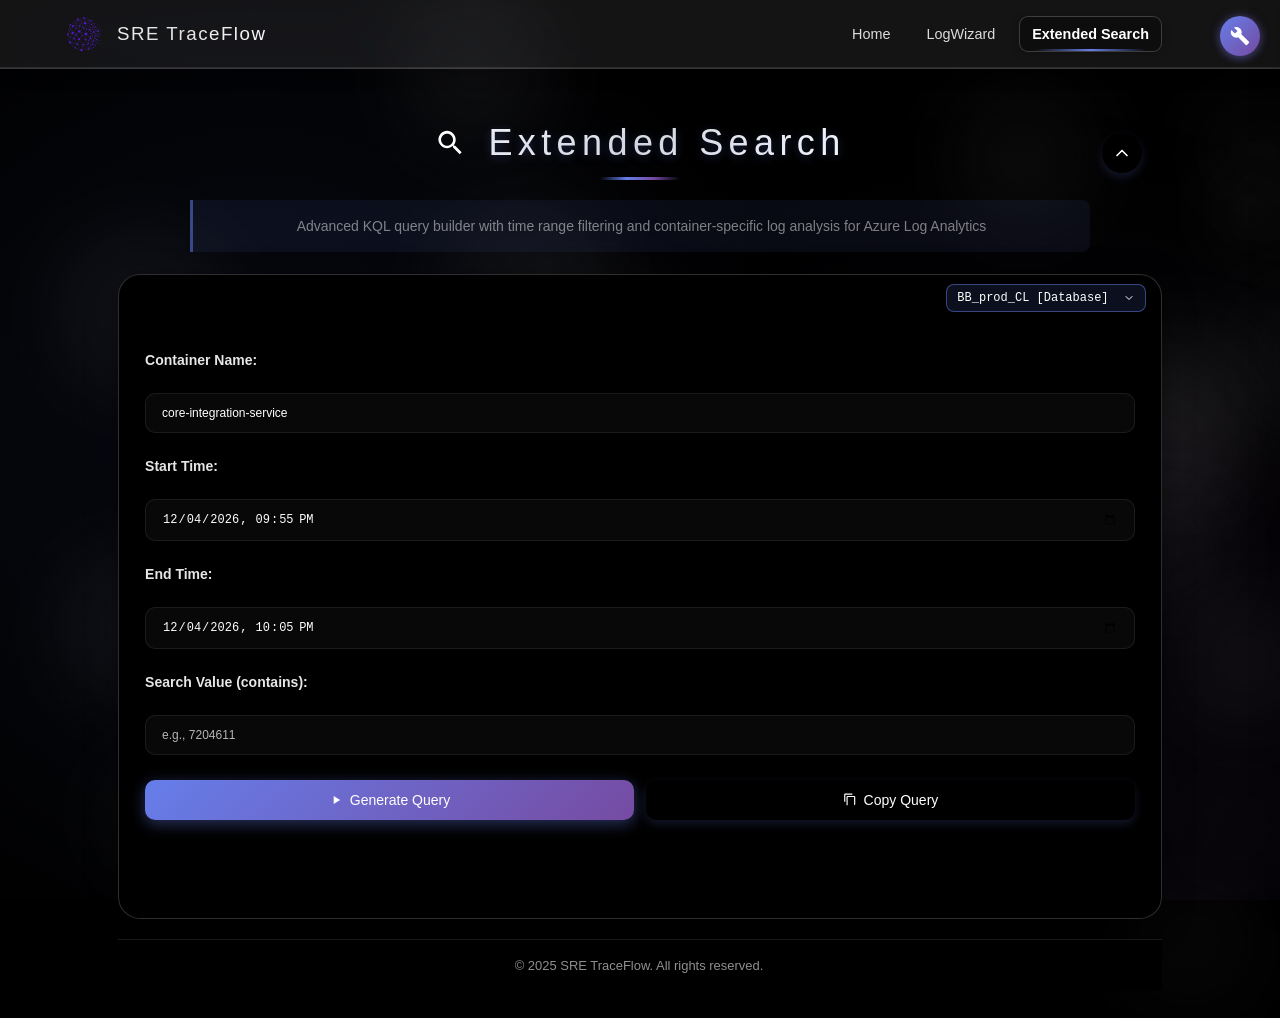
<file: extended-search.html>
<!DOCTYPE html>
<html lang="en">
<head>
  <meta charset="UTF-8">
  <meta name="viewport" content="width=device-width, initial-scale=1.0">
  <title>🔍 Extended Search - SRE Helper Tool</title>
  
  <link rel="stylesheet" href="assets/css/common.css">
  <link rel="stylesheet" href="assets/css/tools.css">
<style>
  .desc-content { max-width: 800px; margin: 12px auto 0; overflow: hidden; max-height: 0; opacity: 0; transition: max-height .35s ease, opacity .35s ease; }
  .desc-content.open { max-height: 200px; opacity: 1; }
  .hero { text-align: center; }
</style>
</head>
<body class="extended-search">
  <div id="navbar-container"></div>

  <div class="main-content">
    <div class="hero">
      <div class="hero-header">
        <h1><img src="assets/icons/search_white.svg" alt="" style="width:32px;height:32px;margin-right:8px;vertical-align:middle;">Extended Search</h1>
        <button class="desc-toggle" type="button" onclick="toggleDesc()" title="Hide description">
          <svg width="20" height="20" viewBox="0 0 24 24" fill="none" xmlns="http://www.w3.org/2000/svg">
            <path d="M18 15l-6-6-6 6" stroke="currentColor" stroke-width="2" stroke-linecap="round" stroke-linejoin="round"/>
          </svg>
        </button>
      </div>
      <div id="pageDesc" class="desc-content open" aria-hidden="false">
      <p>Advanced KQL query builder with time range filtering and container-specific log analysis for Azure Log Analytics</p>
    </div>
  </div>

  <div class="wrapper query-tool-wrapper">
    <div class="config-target-bar" id="configTargetBar">
      <select id="configEntrySelect" class="config-target-select database" title="Query target"></select>
    </div>
    <div class="container">
      <label for="containerName">Container Name:</label>
      <input type="text" id="containerName" placeholder="e.g., core-integration-service" value="core-integration-service">
      
      <label for="startTime">Start Time:</label>
      <input type="datetime-local" id="startTime">
      
      <label for="endTime">End Time:</label>
      <input type="datetime-local" id="endTime">
      
      <label for="searchValue">Search Value (contains):</label>
      <input type="text" id="searchValue" placeholder="e.g., 7204611">
      
      <div class="button-group">
        <button id="generateQuery"><img src="assets/icons/play_white.svg" alt="" width="14" height="14">Generate Query</button>
        <button class="copy" id="copyQuery"><img src="assets/icons/copy_white.svg" alt="" width="14" height="14">Copy Query</button>
      </div>
      
      <div id="queryResult" class="result"></div>
    </div>
  </div>

  <script src="assets/js/common.js"></script>
  <script src="assets/js/config.js"></script>
  <script>
    function toggleDesc(){
      const el = document.getElementById('pageDesc');
      const isOpen = el.classList.contains('open');
      if (isOpen) {
        el.classList.remove('open');
        el.setAttribute('aria-hidden', 'true');
      } else {
        el.classList.add('open');
        el.setAttribute('aria-hidden', 'false');
      }
    }
    let selectedEntry = { name: '', type: 'Database' };

    function initConfigTargetBar() {
      const select = document.getElementById('configEntrySelect');
      const containerInput = document.getElementById('containerName');
      selectedEntry = TraceFlowConfig.initConfigEntrySelect(select, {
        onChange: (entry) => {
          selectedEntry = entry;
          TraceFlowConfig.applyEntryToContainerInput(entry, containerInput);
        },
      }) || selectedEntry;
    }

    // Initialize default time values
    document.addEventListener('DOMContentLoaded', async () => {
      await TraceFlowConfig.init();
      document.getElementById('containerName').value = TraceFlowConfig.getDefaultContainer();
      initConfigTargetBar();
      initializeTimeInputs('startTime', 'endTime');
      document.getElementById('generateQuery').onclick = generateExtendedQuery;
      document.getElementById('copyQuery').onclick = copyExtendedQuery;
    });

    function generateExtendedQuery() {
      const validation = validateFields([
        { id: 'containerName', message: 'Please enter container name' },
        { id: 'startTime', message: 'Please select start time' },
        { id: 'endTime', message: 'Please select end time' },
        { id: 'searchValue', message: 'Please enter search value' }
      ]);
      
      const result = document.getElementById('queryResult');
      
      if (!validation.valid) {
        showError(result, validation.message);
        return;
      }
      
      const containerName = document.getElementById('containerName').value.trim();
      const startTime = document.getElementById('startTime').value;
      const endTime = document.getElementById('endTime').value;
      const searchValue = document.getElementById('searchValue').value.trim();
      
      const startUTC = new Date(startTime).toISOString();
      const endUTC = new Date(endTime).toISOString();
      
      const dbTable = TraceFlowConfig.getQueryTableForEntry(selectedEntry);
      const scopeFilter = TraceFlowConfig.getContainerFilterForEntry(selectedEntry);
      const query = `let container_name = "${containerName}";
let time_range = ${dbTable}
| where container_name has container_name${scopeFilter}
| where time_t between (datetime('${startUTC}') .. datetime('${endUTC}'))
| where log contains "${searchValue}"
| summarize min_timestamp = min(time_t), max_timestamp = max(time_t);
let min_time = toscalar(time_range | project min_timestamp) - 1ms;
let max_time = toscalar(time_range | project max_timestamp) + 1ms;
${dbTable}
| where time_t between (min_time .. max_time)
| where container_name has container_name
| project time_t, log
| order by time_t asc`;
      
      showSuccess(result, query);
    }

    function copyExtendedQuery() {
      const queryText = document.getElementById('queryResult').textContent;
      const button = event.target.closest('button');
      copyToClipboard(queryText, button);
    }
  </script>
  <script src="assets/js/navbar.js"></script>

  <footer class="footer">
    <div class="footer-content">
      <p>&copy; 2025 SRE TraceFlow. All rights reserved.</p>
    </div>
  </footer>
</body>
</html>
</file>
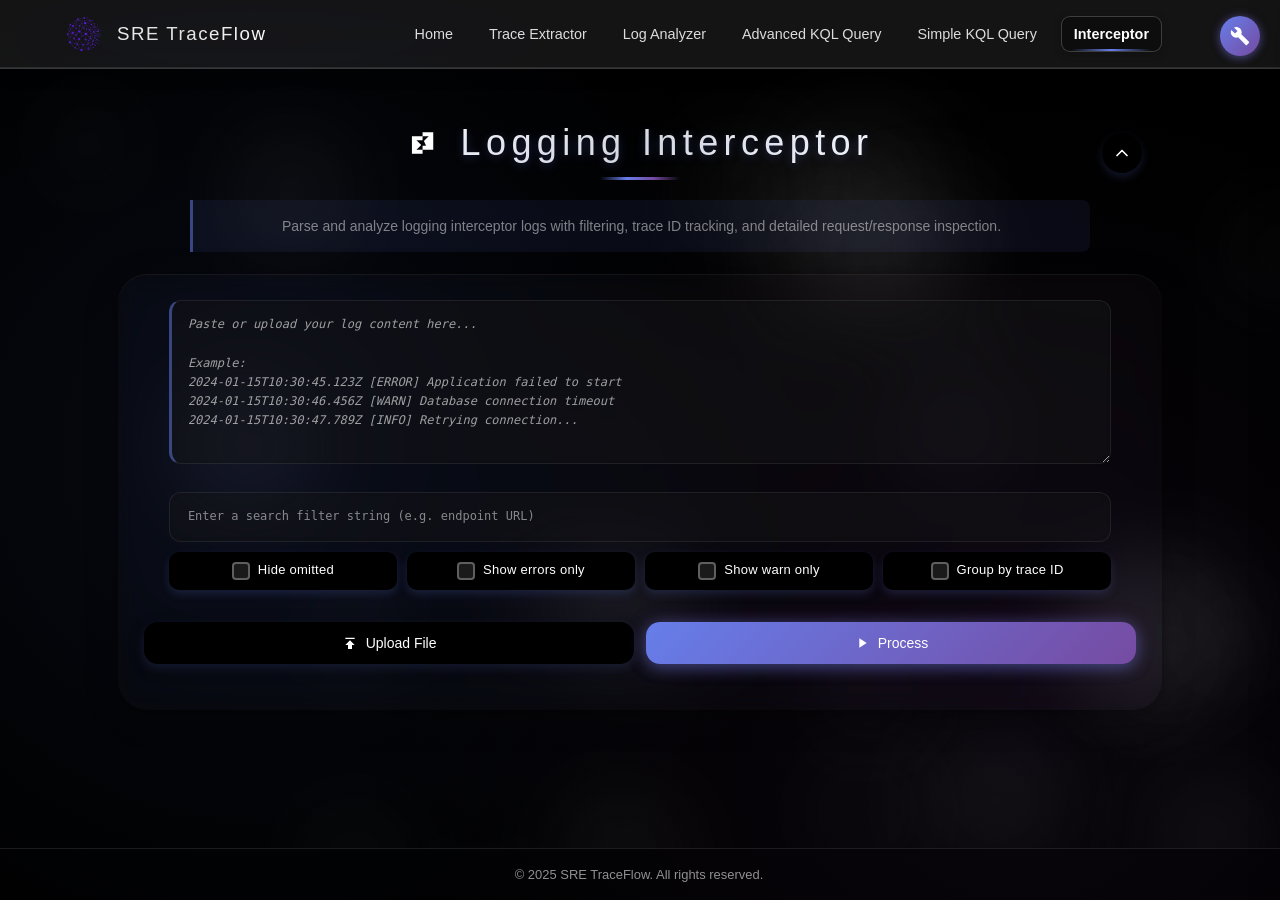
<file: interceptor.html>
<!-- Authored by Hristo Stoyanov -->
<!DOCTYPE html>
<html lang="en">
  <head>
    <meta charset="UTF-8" />
    <meta name="viewport" content="width=device-width, initial-scale=1.0" />
    <title>Logging Interceptor - SRE TraceFlow</title>
    
    <link rel="stylesheet" href="assets/css/common.css">
    <link rel="stylesheet" href="assets/css/tools.css">
    <style>
      .desc-content { max-width: 900px; margin:12px auto 0; overflow:hidden; max-height:0; opacity:0; transition:max-height .35s ease, opacity .35s ease; }
      .desc-content.open {
        max-height: 200px;
        opacity: 1;
        background: rgba(102, 126, 234, 0.08);
        border-left: 3px solid rgba(102, 126, 234, 0.5);
        border-radius: 0 8px 8px 0;
        padding: 15px 20px;
      }
      .desc-content.open p {
        color: rgba(255, 255, 255, 0.8);
        margin: 0;
        line-height: 1.6;
        font-size: 14px;
      }
      .hero { text-align: center; }
      body.interceptor .container {
        max-width: 1200px;
        margin: 0 auto;
      }
      body.interceptor .input-section {
        margin-bottom: 28px;
      }
      body.interceptor .input-wrapper label {
        margin-bottom: 12px;
      }
      body.interceptor .output-header {
        margin-top: 30px;
        margin-bottom: 12px;
      }
      body.interceptor .output-header-bar {
        display: flex;
        align-items: center;
        flex-wrap: wrap;
        gap: 8px 14px;
        padding: 10px 16px;
        background: rgba(0, 0, 0, 0.2);
        border: 1px solid rgba(255, 255, 255, 0.1);
        border-radius: 10px;
      }
      body.interceptor .output-header-bar h2 {
        margin: 0;
        font-size: 1.1rem;
        font-weight: 600;
        color: #fff;
        white-space: nowrap;
      }
      body.interceptor .output-api-count {
        font-size: 12px;
        font-weight: 500;
        color: rgba(255, 255, 255, 0.75);
        white-space: nowrap;
        padding: 3px 10px;
        border-radius: 999px;
        background: rgba(102, 126, 234, 0.18);
        border: 1px solid rgba(102, 126, 234, 0.35);
      }
      body.interceptor .output-header-sep {
        width: 1px;
        height: 18px;
        background: rgba(255, 255, 255, 0.15);
        flex-shrink: 0;
      }
      body.interceptor .output-header-bar .output-status-label {
        margin: 0;
        font-size: 11px;
        font-weight: 600;
        color: rgba(255, 255, 255, 0.7);
        letter-spacing: 0.04em;
        text-transform: uppercase;
        white-space: nowrap;
      }
      body.interceptor .output-header-bar .legend-items {
        display: flex;
        flex-wrap: wrap;
        align-items: center;
        gap: 6px 14px;
        margin-left: auto;
        min-width: 0;
      }
      body.interceptor #inputLogs {
        min-height: 164px;
        resize: vertical;
      }
      body.interceptor #searchFilter {
        width: 100%;
        margin-bottom: 0;
      }
      body.interceptor .search-filter-section {
        margin-bottom: 20px;
      }
      body.interceptor .search-filter-section .checkbox-row {
        margin-top: 10px;
        margin-bottom: 0;
      }
      .output-wrap.hidden {
        display: none;
      }

      .dropdown {
        margin: 10px 0;
        border-radius: 12px;
        overflow: hidden;
        border: 2px solid transparent;
        transition: border-color 0.2s ease, box-shadow 0.2s ease;
      }
      .dropdown.open {
        border-color: rgba(102, 126, 234, 0.75);
        box-shadow: 0 0 0 1px rgba(102, 126, 234, 0.25),
                    0 4px 20px rgba(102, 126, 234, 0.2);
      }
      .dropdown-content {
        display: none;
        margin: 10px 0;
        padding: 15px;
        background: rgba(0, 0, 0, 0.3);
        border: 1px solid rgba(255, 255, 255, 0.1);
        border-radius: 8px;
        white-space: pre-wrap;
        font-family: 'Consolas', 'Monaco', monospace;
        font-size: 13px;
      }
      .dropdown.open .dropdown-content {
        display: block;
      }
      .dropdown-button {
        width: 100%;
        padding: 9px 14px;
        text-align: left;
        border: 1px solid rgba(255, 255, 255, 0.12);
        border-radius: 8px;
        cursor: pointer;
        transition: all 0.3s ease;
        font-size: 12px;
        font-weight: 500;
        font-family: -apple-system, BlinkMacSystemFont, 'Segoe UI', 'Roboto', 'Helvetica Neue', Arial, sans-serif;
        background: rgba(255, 255, 255, 0.06);
        color: rgba(255, 255, 255, 0.92);
      }
      .dropdown.open .dropdown-button {
        background: rgba(255, 255, 255, 0.08);
        border-color: rgba(102, 126, 234, 0.35);
        box-shadow: inset 0 0 0 1px rgba(102, 126, 234, 0.2);
      }
      .dropdown-button-label {
        display: flex;
        align-items: center;
        gap: 10px;
        width: 100%;
        min-width: 0;
        line-height: 1.3;
      }
      .dropdown-meta {
        flex-shrink: 0;
        font-size: 12px;
        font-weight: 500;
        color: rgba(255, 255, 255, 0.75);
      }
      .dropdown-request {
        display: flex;
        align-items: center;
        gap: 10px;
        overflow: hidden;
        min-width: 0;
        flex: 1;
      }
      .dropdown-request .api-method-pill {
        font-size: 10px;
        padding: 3px 8px;
      }
      .dropdown-request .api-group-url {
        font-size: 12px;
        font-weight: 500;
        color: rgba(255, 255, 255, 0.95);
      }
      .status-pill {
        display: inline-flex;
        align-items: center;
        justify-content: center;
        padding: 2px 8px;
        border-radius: 999px;
        font-size: 10px;
        font-weight: 700;
        line-height: 1;
        flex-shrink: 0;
        font-family: 'Consolas', 'Monaco', monospace;
        letter-spacing: 0.02em;
      }
      .status-pill.success {
        background: rgba(40, 167, 69, 0.28);
        border: 1px solid rgba(40, 167, 69, 0.55);
        color: #b9f6ca;
      }
      .status-pill.failed {
        background: rgba(220, 53, 69, 0.28);
        border: 1px solid rgba(220, 53, 69, 0.55);
        color: #ffcdd2;
      }
      .status-pill.warning {
        background: rgba(255, 167, 38, 0.28);
        border: 1px solid rgba(255, 167, 38, 0.55);
        color: #ffe0b2;
      }
      .status-pill.omitted {
        background: rgba(169, 169, 169, 0.28);
        border: 1px solid rgba(169, 169, 169, 0.55);
        color: #f5f5f5;
      }
      .status-pill.corrupted {
        background: rgba(245, 116, 204, 0.28);
        border: 1px solid rgba(245, 116, 204, 0.55);
        color: #fce4ec;
      }
      .dropdown-button:hover {
        background: rgba(255, 255, 255, 0.1);
        border-color: rgba(255, 255, 255, 0.2);
        transform: translateY(-1px);
      }
      .action-buttons {
        display: flex;
        gap: 10px;
        margin-bottom: 15px;
        flex-wrap: wrap;
      }
      .action-buttons button {
        padding: 8px 16px;
        background: rgba(102, 126, 234, 0.3);
        border: 1px solid rgba(102, 126, 234, 0.5);
        color: #fff;
        border-radius: 8px;
        cursor: pointer;
        font-size: 13px;
        transition: all 0.3s ease;
      }
      .action-buttons button:hover {
        background: rgba(102, 126, 234, 0.5);
        border-color: rgba(102, 126, 234, 0.7);
        transform: translateY(-1px);
      }
      .action-buttons button.show-issue-btn {
        background: #ffa726;
        border-color: #fb8c00;
        color: #000;
        font-weight: 600;
      }
      .action-buttons button.show-issue-btn:hover {
        background: #ffb74d;
        border-color: #ffa726;
        color: #000;
      }
      #clearFilter {
        display: none;
        background: #dc3545 !important;
        border-color: #dc3545 !important;
      }
      #clearFilter:hover {
        background: #c82333 !important;
        border-color: #c82333 !important;
      }
      #output {
        white-space: pre-wrap;
        font-family: 'Consolas', 'Monaco', monospace;
        font-size: 13px;
      }
      #controls {
        display: flex;
        align-items: flex-start;
        flex-direction: column;
        justify-content: flex-start;
        gap: 15px;
        margin-top: 0;
        margin-bottom: 20px;
      }
      .checkbox-row {
        display: flex;
        align-items: stretch;
        gap: 10px;
        width: 100%;
        align-self: stretch;
        flex-wrap: nowrap;
        padding: 0;
        background: none;
        border: none;
        box-sizing: border-box;
      }
      .checkbox-row label {
        margin: 0;
        flex: 1;
        min-width: 0;
        display: flex;
        align-items: center;
        justify-content: center;
        gap: 8px;
        padding: 10px 12px;
        border-radius: 10px;
        background: #000000;
        border: none;
        font-size: 13px;
        font-weight: 500;
        color: #ffffff;
        cursor: pointer;
        transition: all 0.25s cubic-bezier(0.4, 0, 0.2, 1);
        text-align: center;
        line-height: 1.3;
        user-select: none;
        box-shadow: var(--neutral-btn-underglow);
      }
      .checkbox-row label:hover {
        background: #1a1a1a;
        color: #ffffff;
        box-shadow:
          0 2px 8px rgba(0, 0, 0, 0.2),
          var(--neutral-btn-underglow-hover);
      }
      .checkbox-row label:has(input:checked) {
        background: linear-gradient(135deg, rgba(102, 126, 234, 0.5), rgba(118, 75, 162, 0.4));
        border-color: rgba(102, 126, 234, 0.7);
        color: #fff;
        box-shadow: 0 2px 12px rgba(102, 126, 234, 0.3),
                    inset 0 1px 0 rgba(255, 255, 255, 0.12);
      }
      .checkbox-row input[type="checkbox"] {
        position: absolute;
        opacity: 0;
        width: 0;
        height: 0;
        margin: 0;
        pointer-events: none;
      }
      .checkbox-row label::before {
        content: "";
        width: 14px;
        height: 14px;
        border-radius: 4px;
        border: 2px solid rgba(255, 255, 255, 0.3);
        background: #1a1a1a;
        flex-shrink: 0;
        transition: all 0.2s ease;
      }
      .checkbox-row label:has(input:checked)::before {
        background: #667eea;
        border-color: #667eea;
        box-shadow: 0 0 8px rgba(102, 126, 234, 0.5);
        background-image: url("data:image/svg+xml,%3Csvg xmlns='http://www.w3.org/2000/svg' viewBox='0 0 12 12'%3E%3Cpath fill='none' stroke='white' stroke-width='2' d='M2 6l3 3 5-5'/%3E%3C/svg%3E");
        background-repeat: no-repeat;
        background-position: center;
        background-size: 10px;
      }
      @media (max-width: 900px) {
        .checkbox-row {
          flex-wrap: wrap;
        }
        .checkbox-row label {
          flex: 1 1 calc(50% - 5px);
        }
      }
      .button-row {
        display: flex;
        width: 100%;
        align-self: stretch;
      }
      .button-row .button-group {
        display: flex;
        flex: 1;
        width: 100%;
        margin-top: 0;
        flex-wrap: nowrap;
        gap: 12px;
      }
      .button-row .button-group button {
        flex: 1;
        min-width: 0;
      }
      .dropdown-content h3 {
        color: #fff;
        margin: 15px 0 10px 0;
        font-size: 16px;
        font-weight: 600;
      }
      .dropdown-content hr {
        border: none;
        border-top: 1px solid rgba(255, 255, 255, 0.2);
        margin: 15px 0;
      }
      .additional-info-section {
        margin-top: 12px;
        padding: 12px 14px;
        background: rgba(255, 167, 38, 0.2);
        border: 1px solid rgba(255, 167, 38, 0.5);
        border-left: 4px solid #ffa726;
        border-radius: 8px;
      }
      .additional-info-section h3 {
        color: #ffcc80;
        margin-top: 0;
        margin-bottom: 10px;
      }
      .issue-focus {
        scroll-margin: 15vh 0;
        margin-bottom: 12px;
        padding: 12px 14px;
        background: rgba(0, 0, 0, 0.35);
        border: 1px solid rgba(255, 167, 38, 0.45);
        border-radius: 8px;
        transition: background 0.3s ease, box-shadow 0.3s ease;
      }
      .issue-focus.issue-highlight {
        background: rgba(255, 167, 38, 0.28);
        box-shadow: 0 0 0 2px rgba(255, 167, 38, 0.6),
                    0 4px 18px rgba(255, 167, 38, 0.25);
      }
      .issue-focus-label {
        font-size: 11px;
        font-weight: 700;
        letter-spacing: 0.06em;
        text-transform: uppercase;
        color: #ffcc80;
        margin-bottom: 8px;
      }
      .issue-focus-text {
        margin: 0;
        padding: 0;
        background: transparent;
        border: none;
        color: #fff;
        font-family: 'Consolas', 'Monaco', monospace;
        font-size: 13px;
        line-height: 1.5;
        white-space: pre-wrap;
        word-break: break-word;
      }
      .additional-info-details-label {
        font-size: 11px;
        font-weight: 600;
        letter-spacing: 0.04em;
        text-transform: uppercase;
        color: rgba(255, 204, 128, 0.75);
        margin: 0 0 8px;
      }
      .dropdown-content .additional-info-section pre.additional-info-details {
        background: rgba(0, 0, 0, 0.4);
        border: 1px solid rgba(255, 167, 38, 0.3);
        color: #fff;
        margin: 0;
      }
      .dropdown-content pre {
        background: rgba(0, 0, 0, 0.3);
        padding: 12px;
        border-radius: 6px;
        overflow-x: auto;
        font-size: 12px;
        line-height: 1.5;
      }
      .color-legend {
        display: flex;
        flex-wrap: wrap;
        gap: 6px 14px;
        padding: 8px 14px;
        background: rgba(0, 0, 0, 0.2);
        border: 1px solid rgba(255, 255, 255, 0.1);
        border-radius: 10px;
        margin: 12px 0;
        align-items: center;
      }
      .color-legend h3 {
        margin: 0;
        font-size: 11px;
        font-weight: 600;
        color: rgba(255, 255, 255, 0.7);
        margin-right: 4px;
        letter-spacing: 0.04em;
        text-transform: uppercase;
        white-space: nowrap;
      }
      .legend-item {
        display: inline-flex;
        align-items: center;
        gap: 5px;
        font-size: 11px;
        white-space: nowrap;
      }
      .legend-color {
        width: 12px;
        height: 12px;
        border-radius: 3px;
        flex-shrink: 0;
        border: 1px solid rgba(255, 255, 255, 0.2);
      }
      .legend-color.failed {
        background: #dc3545;
      }
      .legend-color.warning {
        background: #ffa726;
      }
      .legend-color.omitted {
        background: #a9a9a9;
      }
      .legend-color.corrupted {
        background: #f574cc;
      }
      .legend-color.success {
        background: #28a745;
        border: 1px solid rgba(40, 167, 69, 0.6);
      }
      .legend-item span {
        color: rgba(255, 255, 255, 0.75);
      }
      .api-group {
        margin-bottom: 16px;
        border-radius: 12px;
        overflow: hidden;
        border: 1px solid rgba(255, 255, 255, 0.15);
      }
      .api-group-header {
        width: 100%;
        padding: 14px 18px;
        text-align: left;
        border: none;
        border-left: 3px solid rgba(102, 126, 234, 0.5);
        background: rgba(102, 126, 234, 0.08);
        color: #fff;
        font-size: 14px;
        font-weight: 600;
        cursor: pointer;
        transition: all 0.3s ease;
        display: flex;
        flex-direction: column;
        align-items: stretch;
        gap: 10px;
        box-shadow: none;
      }
      .api-group-header:hover {
        background: rgba(102, 126, 234, 0.14);
        border-left-color: rgba(102, 126, 234, 0.65);
      }
      .api-group-header-top {
        display: flex;
        align-items: center;
        justify-content: space-between;
        gap: 12px;
      }
      .api-group-header .api-group-title {
        display: flex;
        align-items: center;
        gap: 10px;
        overflow: hidden;
        min-width: 0;
        flex: 1;
      }
      .api-method-pill {
        flex-shrink: 0;
        padding: 4px 10px;
        border-radius: 999px;
        font-size: 11px;
        font-weight: 700;
        letter-spacing: 0.05em;
        line-height: 1;
      }
      .api-method-pill.get {
        background: rgba(76, 175, 80, 0.3);
        color: #b9f6ca;
        border: 1px solid rgba(76, 175, 80, 0.5);
      }
      .api-method-pill.post {
        background: rgba(102, 126, 234, 0.45);
        color: #dce3ff;
        border: 1px solid rgba(102, 126, 234, 0.65);
      }
      .api-method-pill.put {
        background: rgba(255, 167, 38, 0.3);
        color: #ffe0b2;
        border: 1px solid rgba(255, 167, 38, 0.55);
      }
      .api-method-pill.patch {
        background: rgba(171, 71, 188, 0.3);
        color: #e1bee7;
        border: 1px solid rgba(171, 71, 188, 0.55);
      }
      .api-method-pill.delete {
        background: rgba(220, 53, 69, 0.35);
        color: #ffcdd2;
        border: 1px solid rgba(220, 53, 69, 0.55);
      }
      .api-method-pill.head,
      .api-method-pill.options {
        background: rgba(158, 158, 158, 0.3);
        color: #eeeeee;
        border: 1px solid rgba(158, 158, 158, 0.5);
      }
      .api-method-pill.trace {
        background: rgba(38, 198, 218, 0.28);
        color: #b2ebf2;
        border: 1px solid rgba(38, 198, 218, 0.55);
      }
      .api-group-url {
        overflow: hidden;
        text-overflow: ellipsis;
        white-space: nowrap;
        min-width: 0;
        font-weight: 500;
        color: rgba(255, 255, 255, 0.95);
      }
      .api-group-header .api-group-meta {
        font-size: 12px;
        font-weight: 500;
        color: rgba(255, 255, 255, 0.75);
        flex-shrink: 0;
      }
      .api-group-status-bar {
        display: flex;
        width: 100%;
        height: 10px;
        border-radius: 6px;
        overflow: hidden;
        background: rgba(0, 0, 0, 0.25);
        border: 1px solid rgba(255, 255, 255, 0.1);
      }
      .api-group-status-segment {
        height: 100%;
        min-width: 3px;
        transition: opacity 0.2s ease;
      }
      .api-group-status-segment.success {
        background: #28a745;
      }
      .api-group-status-segment.warning {
        background: #ffa726;
      }
      .api-group-status-segment.failed {
        background: #dc3545;
      }
      .api-group-status-segment.omitted {
        background: #a9a9a9;
      }
      .api-group-status-segment.corrupted {
        background: #f574cc;
      }
      .api-group-header-footer {
        display: flex;
        align-items: center;
        justify-content: space-between;
        gap: 12px;
        width: 100%;
      }
      .api-group-status-legend {
        display: flex;
        flex-wrap: wrap;
        gap: 10px 14px;
        font-size: 11px;
        font-weight: 500;
        color: rgba(255, 255, 255, 0.8);
        min-width: 0;
        flex: 1;
      }
      .api-group-response-times {
        flex-shrink: 0;
        margin-left: auto;
        display: inline-flex;
        align-items: center;
        gap: 8px;
        white-space: nowrap;
      }
      .api-group-response-label {
        font-size: 11px;
        font-weight: 500;
        color: rgba(255, 255, 255, 0.65);
      }
      .response-stat-pill {
        display: inline-flex;
        align-items: center;
        gap: 5px;
        padding: 3px 8px;
        border-radius: 999px;
        font-size: 11px;
        line-height: 1;
        background: rgba(255, 255, 255, 0.08);
        border: 1px solid rgba(255, 255, 255, 0.16);
      }
      .response-stat-key {
        font-size: 10px;
        font-weight: 600;
        letter-spacing: 0.04em;
        text-transform: uppercase;
        color: rgba(255, 255, 255, 0.55);
      }
      .response-stat-value {
        font-family: 'Consolas', 'Monaco', monospace;
        font-weight: 600;
        color: rgba(255, 255, 255, 0.92);
      }
      .api-group-status-legend-item {
        display: inline-flex;
        align-items: center;
        gap: 5px;
      }
      .api-group-status-legend-dot {
        width: 8px;
        height: 8px;
        border-radius: 2px;
        flex-shrink: 0;
      }
      .api-group-status-legend-dot.success { background: #28a745; }
      .api-group-status-legend-dot.warning { background: #ffa726; }
      .api-group-status-legend-dot.failed { background: #dc3545; }
      .api-group-status-legend-dot.omitted { background: #a9a9a9; }
      .api-group-status-legend-dot.corrupted { background: #f574cc; }
      .api-group-content {
        display: none;
        padding: 8px 10px 10px;
        background: rgba(0, 0, 0, 0.15);
      }
      .api-group-content.open {
        display: block;
      }
      .api-group-content .dropdown {
        margin: 8px 0;
      }
    </style>
  </head>
  <body class="interceptor">
    <div id="navbar-container"></div>

    <div class="main-content">
      <div class="hero">
        <div class="hero-header">
          <h1><img src="assets/icons/api_white.svg" alt="" style="width:32px;height:32px;margin-right:8px;vertical-align:middle;">Logging Interceptor</h1>
          <button class="desc-toggle" type="button" onclick="toggleDesc()" title="Hide description">
            <svg width="20" height="20" viewBox="0 0 24 24" fill="none" xmlns="http://www.w3.org/2000/svg">
              <path d="M18 15l-6-6-6 6" stroke="currentColor" stroke-width="2" stroke-linecap="round" stroke-linejoin="round"/>
            </svg>
          </button>
        </div>
        <div id="pageDesc" class="desc-content open" aria-hidden="false">
          <p>Parse and analyze logging interceptor logs with filtering, trace ID tracking, and detailed request/response inspection.</p>
        </div>
      </div>

      <div class="container">
        <div class="input-section">
          <div class="input-wrapper">
            <textarea id="inputLogs" rows="6" placeholder="Paste or upload your log content here...&#10;&#10;Example:&#10;2024-01-15T10:30:45.123Z [ERROR] Application failed to start&#10;2024-01-15T10:30:46.456Z [WARN] Database connection timeout&#10;2024-01-15T10:30:47.789Z [INFO] Retrying connection..."></textarea>
          </div>
        </div>

        <div class="input-section search-filter-section">
          <div class="input-wrapper">
            <input
              type="text"
              id="searchFilter"
              placeholder="Enter a search filter string (e.g. endpoint URL)"
            />
            <div class="checkbox-row">
              <label>
                <input type="checkbox" id="hideOmitted" />
                <span>Hide omitted</span>
              </label>
              <label>
                <input type="checkbox" id="showErrorsOnly" />
                <span>Show errors only</span>
              </label>
              <label>
                <input type="checkbox" id="showWarningsOnly" />
                <span>Show warn only</span>
              </label>
              <label>
                <input type="checkbox" id="enableTraceId" />
                <span title="Group by trace ID; with a search filter, include every API call in matching traces">Group by trace ID</span>
              </label>
            </div>
          </div>
        </div>

        <div id="controls">
          <div class="button-row">
            <div class="button-group">
              <input type="file" id="fileInput" accept=".txt,.log,.csv" style="display: none;" onchange="handleFileUpload(event)">
              <button id="uploadBtn" onclick="document.getElementById('fileInput').click()" class="upload-btn">
                <img src="assets/icons/download_white.svg" alt="" width="16" height="16" style="transform: rotate(180deg);"> Upload File
              </button>
              <button class="analyze-btn" onclick="processLogs()">
                <img src="assets/icons/play_white.svg" alt="" width="16" height="16"> Process
              </button>
              <button class="analyze-btn" id="clearFilter" onclick="clearFilter()">
                Clear Filter
              </button>
            </div>
          </div>
        </div>

        <div id="outputWrap" class="output-wrap hidden">
          <div class="output-header" id="outputSection">
            <div class="output-header-bar">
              <h2>Output</h2>
              <span class="output-api-count" id="outputApiCount"></span>
              <span class="output-header-sep" aria-hidden="true"></span>
              <span class="output-status-label">Status</span>
              <div class="legend-items">
                <div class="legend-item" title="Non-200 status">
                  <div class="legend-color failed"></div>
                  <span>Failed</span>
                </div>
                <div class="legend-item" title="Has Additional_Info">
                  <div class="legend-color warning"></div>
                  <span>Warning</span>
                </div>
                <div class="legend-item" title="Payloads omitted">
                  <div class="legend-color omitted"></div>
                  <span>Omitted</span>
                </div>
                <div class="legend-item" title="Missing fields">
                  <div class="legend-color corrupted"></div>
                  <span>Corrupted</span>
                </div>
                <div class="legend-item" title="200 status, no warnings">
                  <div class="legend-color success"></div>
                  <span>Success</span>
                </div>
              </div>
            </div>
          </div>
          <div id="output"></div>
        </div>
      </div>
    </div>

    <footer class="footer">
      <div class="footer-content">
        <p>&copy; 2025 SRE TraceFlow. All rights reserved.</p>
      </div>
    </footer>

    <script src="assets/js/navbar.js"></script>
    <script src="assets/js/common.js"></script>
    <script>
      function toggleDesc(){
        const el = document.getElementById('pageDesc');
        const isOpen = el.classList.contains('open');
        if (isOpen) {
          el.classList.remove('open');
          el.setAttribute('aria-hidden', 'true');
        } else {
          el.classList.add('open');
          el.setAttribute('aria-hidden', 'false');
        }
      }

      document.addEventListener("keydown", function (event) {
        if (event.key !== "Enter") return;

        const target = event.target;
        const tag = target?.tagName?.toLowerCase();
        if (tag === "textarea") return;

        const utilitiesModal = document.getElementById("utilitiesModalOverlay");
        if (utilitiesModal?.classList.contains("open")) return;

        event.preventDefault();
        processLogs();
      });

      let uploadedFileContent = "";

      function handleFileUpload(event) {
        const file = event.target.files[0];
        if (!file) return;

        const reader = new FileReader();
        reader.onload = function(e) {
          uploadedFileContent = e.target.result;
          document.getElementById('inputLogs').value = uploadedFileContent;
        };
        reader.onerror = function() {
          alert('Error reading file');
        };
        reader.readAsText(file);
      }

      const OMITTED = 'omitted'
      const NOT_FOUND = 'CONTENT_NOT_FOUND'
      const BLANK = '__'
      const timestampRegex = /\d{4}-\d{2}-\d{2}[T ]\d{2}:\d{2}:\d{2}\.\d{3}(?:[+-]\d{2}:\d{2})?/;

      function parseLogLine(logLine) {
        //"requestUrl=[{}] responseStatus=[{}] responseTime=[{}] requestHeaders=[{}] responseHeaders=[{}] requestPayload=[{}] responsePayload=[{}]";
        const timestamp = logLine.match(timestampRegex)[0]
        const logLevel = extractParameter(logLine, timestamp, " [core-integration");
        const traceIdSpanId = extractSpandIdTraceId(logLine);
        const requestUrl = extractParameter(logLine, 'requestUrl=[', '] responseStatus=[');
        const responseStatus = extractParameter(logLine, 'responseStatus=[', '] responseTime=[');
        const responseTime = extractParameter(logLine, 'responseTime=[', '] requestHeaders=[');
        const requestHeaders = extractParameter(logLine, 'requestHeaders=[', '] responseHeaders=[');
        const responseHeaders = extractParameter(logLine, 'responseHeaders=[', '] requestPayload=[');
        const requestPayload = extractParameter(logLine, 'requestPayload=[', '] responsePayload=[');
        const responsePayload = extractParameter(logLine, 'responsePayload=[', ']');
        const isOmitted = requestPayload === OMITTED

        const isCorruptedLine = requestUrl === NOT_FOUND || requestHeaders === NOT_FOUND || requestPayload === NOT_FOUND 
        || responseStatus === NOT_FOUND || responseTime === NOT_FOUND || responseHeaders === NOT_FOUND
        || responsePayload === NOT_FOUND;

        return {
          timestamp,
          logLevel,
          requestUrl,
          traceId: traceIdSpanId.traceId,
          spanId: traceIdSpanId.spanId,
          requestHeaders: parseHeaders(requestHeaders),
          requestPayload: parseJson(requestPayload),
          responseStatus,
          responseTime,
          responseHeaders: parseHeaders(responseHeaders),
          responsePayload: parseJson(responsePayload),
          isOmitted,
          logLine,
          isCorruptedLine
        };
      }

      function extractSpandIdTraceId(line) {
        const startIndex = line.indexOf('[core-integration-service,')
        const endIndex = line.indexOf(']', startIndex);

        const result = line.substring(startIndex, endIndex).split(',')
        
        return {
          traceId: result[1],
          spanId: result[2]
        }
      }

      function extractParameter(logLine, startMarker, endMarker) {
        const startIndex = logLine.indexOf(startMarker) + startMarker.length;
        const isStartMarkerFound = startIndex >= startMarker.length
        const endIndex = logLine.lastIndexOf(endMarker);
        if(isStartMarkerFound && endIndex === -1) {
          //unable to find the end. Probably corrupted line.
          return logLine.substring(startMarker);
        } else if (!isStartMarkerFound) {
          return NOT_FOUND;
        }
        return logLine.substring(startIndex, endIndex).trim();
      }

      function parseHeaders(headersString) {
        if(!headersString || headersString === NOT_FOUND) {
          return headersString
        }
        const headersArray = headersString.split(", ");
        const headers = {};
        headersArray.forEach((header) => {
          const [key, value] = header.split(":");
          if(value) {
            headers[key.trim()] = value.replace(/['"]+/g, "").trim();
          } else {
            console.warn(`Header value not present`, key, value, headersString)
          }
        });
        return headers;
      }

      function parseJson(jsonString) {
        if(jsonString === OMITTED || jsonString === NOT_FOUND) {
          return jsonString
        }
        try {
          // Try to parse the string to JSON
          return JSON.parse(jsonString);
        } catch (e) {
          // If you get an exception, most likely there are double quotes (CSV log file from Azure)
          try {
            jsonString = jsonString.replaceAll('""', '"')
            return JSON.parse(jsonString)
          } catch(nestedEx) {
            console.warn("Error parsing JSON: ", jsonString, nestedEx);
            return jsonString;
          }
        }
      }

      function parseRequestUrl(requestUrl) {
        if (!requestUrl || requestUrl === NOT_FOUND) {
          return { method: null, displayUrl: "(unknown)", groupKey: "(unknown)" };
        }

        let decoded = requestUrl;
        try {
          decoded = decodeURIComponent(requestUrl);
        } catch {}

        decoded = decoded.replace(/^\/+/, "");
        const methodMatch = decoded.match(/^(GET|POST|PUT|PATCH|DELETE|HEAD|OPTIONS)\s+(.+)$/i);

        if (methodMatch) {
          const method = methodMatch[1].toUpperCase();
          const urlPart = methodMatch[2].split("?")[0].trim();
          return {
            method,
            displayUrl: urlPart,
            groupKey: `${method} ${urlPart}`,
          };
        }

        const withoutQuery = decoded.split("?")[0].trim();
        if (/^https?:\/\//i.test(withoutQuery)) {
          return { method: null, displayUrl: withoutQuery, groupKey: withoutQuery };
        }

        try {
          const pathname = new URL(withoutQuery, "http://local").pathname;
          if (pathname && pathname !== "/") {
            return { method: null, displayUrl: withoutQuery, groupKey: pathname };
          }
        } catch {}

        return { method: null, displayUrl: withoutQuery, groupKey: withoutQuery };
      }

      function getApiType(requestUrl) {
        return parseRequestUrl(requestUrl).groupKey;
      }

      function createRequestUrlLabel(requestUrl, wrapClass) {
        const parsed = parseRequestUrl(requestUrl);
        const wrap = document.createElement(wrapClass === "api-group-title" ? "div" : "span");
        if (wrapClass) wrap.className = wrapClass;

        if (parsed.method) {
          const pill = document.createElement("span");
          pill.className = `api-method-pill ${parsed.method.toLowerCase()}`;
          pill.textContent = parsed.method;
          wrap.appendChild(pill);
        }

        const urlSpan = document.createElement("span");
        urlSpan.className = "api-group-url";
        urlSpan.textContent = parsed.displayUrl;
        wrap.appendChild(urlSpan);

        return wrap;
      }

      function createApiGroupTitle(requestUrl) {
        return createRequestUrlLabel(requestUrl, "api-group-title");
      }

      function createTraceGroupTitle(traceId) {
        const title = document.createElement("div");
        title.className = "api-group-title";

        const pill = document.createElement("span");
        pill.className = "api-method-pill trace";
        pill.textContent = "TRACE";

        const idSpan = document.createElement("span");
        idSpan.className = "api-group-url";
        idSpan.textContent = traceId || "(unknown)";

        title.appendChild(pill);
        title.appendChild(idSpan);
        return title;
      }

      function hasAdditionalInfo(result) {
        try {
          return !!(
            result.responsePayload &&
            result.responsePayload.Additional_Info &&
            result.responsePayload.Additional_Info.length != 0
          );
        } catch (e) {
          return false;
        }
      }

      function getIssueFocusText(additionalInfo) {
        if (!Array.isArray(additionalInfo) || additionalInfo.length === 0) {
          return "";
        }

        const entry =
          additionalInfo.find(
            (item) =>
              String(item?.Severity_Description || "").toLowerCase() === "error" ||
              Number(item?.Severity) >= 4
          ) || additionalInfo[0];

        const lines = [];
        const tags = [entry?.Severity_Description, entry?.Category_Description]
          .filter(Boolean)
          .join(" · ");
        if (tags) lines.push(tags);
        if (entry?.Exception_Message) {
          lines.push(entry.Exception_Message);
        } else if (entry?.Message) {
          lines.push(entry.Message);
        }

        return lines.length ? lines.join("\n") : JSON.stringify(entry, null, 2);
      }

      function getRequestStatusCategory(result) {
        if (result.isCorruptedLine) return "corrupted";
        const isOmitted =
          result.requestPayload === OMITTED &&
          result.responsePayload === OMITTED;
        if (isOmitted) return "omitted";
        const isFailed =
          result.responseStatus !== "200" ||
          (result.responsePayload &&
            result.responsePayload.Http_Response_Code &&
            result.responsePayload.Http_Response_Code != 200);
        if (isFailed) return "failed";
        if (hasAdditionalInfo(result)) return "warning";
        return "success";
      }

      const STATUS_LABELS = {
        success: "Success",
        warning: "Warning",
        failed: "Failed",
        omitted: "Omitted",
        corrupted: "Corrupted",
      };

      const STATUS_BAR_ORDER = ["success", "warning", "failed", "omitted", "corrupted"];

      function countRequestStatuses(items) {
        const counts = { success: 0, warning: 0, failed: 0, omitted: 0, corrupted: 0 };
        items.forEach((result) => {
          counts[getRequestStatusCategory(result)]++;
        });
        return counts;
      }

      function parseResponseTimeMs(responseTime) {
        if (!responseTime || responseTime === NOT_FOUND || responseTime === BLANK) {
          return null;
        }
        const match = String(responseTime).match(/(\d+(?:\.\d+)?)/);
        return match ? parseFloat(match[1]) : null;
      }

      function getResponseTimeStats(items) {
        const values = items
          .map((result) => parseResponseTimeMs(result.responseTime))
          .filter((ms) => ms !== null);
        if (!values.length) return null;
        const min = Math.min(...values);
        const max = Math.max(...values);
        const avg = Math.round(values.reduce((sum, ms) => sum + ms, 0) / values.length);
        return { min: Math.round(min), max: Math.round(max), avg };
      }

      function createResponseTimeSummary(items) {
        const stats = getResponseTimeStats(items);
        if (!stats) return null;

        const wrap = document.createElement("div");
        wrap.className = "api-group-response-times";

        const label = document.createElement("span");
        label.className = "api-group-response-label";
        label.textContent = "Response time";
        wrap.appendChild(label);

        [
          ["min", stats.min],
          ["max", stats.max],
          ["avg", stats.avg],
        ].forEach(([key, value]) => {
          const pill = document.createElement("span");
          pill.className = "response-stat-pill";

          const keyEl = document.createElement("span");
          keyEl.className = "response-stat-key";
          keyEl.textContent = key;

          const valueEl = document.createElement("span");
          valueEl.className = "response-stat-value";
          valueEl.textContent = `${value} ms`;

          pill.appendChild(keyEl);
          pill.appendChild(valueEl);
          wrap.appendChild(pill);
        });

        return wrap;
      }

      function createStatusBar(counts) {
        const bar = document.createElement("div");
        bar.className = "api-group-status-bar";
        bar.setAttribute("role", "img");

        STATUS_BAR_ORDER.forEach((status) => {
          const count = counts[status];
          if (!count) return;
          const segment = document.createElement("div");
          segment.className = `api-group-status-segment ${status}`;
          segment.style.flex = String(count);
          segment.title = `${STATUS_LABELS[status]}: ${count}`;
          bar.appendChild(segment);
        });

        const summary = STATUS_BAR_ORDER
          .filter((status) => counts[status] > 0)
          .map((status) => `${STATUS_LABELS[status]}: ${counts[status]}`)
          .join(", ");
        bar.setAttribute("aria-label", summary);
        return bar;
      }

      function createStatusLegend(counts) {
        const legend = document.createElement("div");
        legend.className = "api-group-status-legend";

        STATUS_BAR_ORDER.forEach((status) => {
          const count = counts[status];
          if (!count) return;
          const item = document.createElement("span");
          item.className = "api-group-status-legend-item";
          const dot = document.createElement("span");
          dot.className = `api-group-status-legend-dot ${status}`;
          item.appendChild(dot);
          item.appendChild(document.createTextNode(`${count} ${STATUS_LABELS[status].toLowerCase()}`));
          legend.appendChild(item);
        });

        return legend;
      }

      function createResultDropdown(result) {
        const dropdown = document.createElement("div");
        dropdown.className = "dropdown ".concat(getDropdownBackgroundClasses(result));

        const button = document.createElement("button");
        const statusClass = getDropdownBackgroundClasses(result).trim();
        const statusCode =
          result.responseStatus === NOT_FOUND ? BLANK : result.responseStatus;
        const responseTime =
          result.responseTime === NOT_FOUND ? BLANK : result.responseTime;
        button.className = "dropdown-button";
        button.type = "button";

        const label = document.createElement("span");
        label.className = "dropdown-button-label";

        const timestamp = document.createElement("span");
        timestamp.className = "dropdown-meta";
        timestamp.textContent = `(${result.timestamp})`;
        label.appendChild(timestamp);

        const statusPill = document.createElement("span");
        statusPill.className = `status-pill ${statusClass}`;
        statusPill.textContent = statusCode;
        label.appendChild(statusPill);

        const time = document.createElement("span");
        time.className = "dropdown-meta";
        time.textContent = `(${responseTime})`;
        label.appendChild(time);

        label.appendChild(createRequestUrlLabel(result.requestUrl, "dropdown-request"));
        button.appendChild(label);
        button.onclick = (e) => {
          e.stopPropagation();
          dropdown.classList.toggle("open");
        };

        const content = document.createElement("div");
        content.className = "dropdown-content";

        const actionButtons = document.createElement("div");
        actionButtons.className = "action-buttons";

        const copyRequestPayloadButton = document.createElement("button");
        copyRequestPayloadButton.textContent = "Copy Request Payload";
        copyRequestPayloadButton.onclick = () => {
          navigator.clipboard.writeText(JSON.stringify(result.requestPayload, null, 2));
        };

        const copyResponsePayloadButton = document.createElement("button");
        copyResponsePayloadButton.textContent = "Copy Response Payload";
        copyResponsePayloadButton.onclick = () => {
          navigator.clipboard.writeText(JSON.stringify(result.responsePayload, null, 2));
        };

        const copySpanIdButton = document.createElement("button");
        copySpanIdButton.textContent = "Copy Span ID";
        copySpanIdButton.onclick = () => {
          navigator.clipboard.writeText(result.spanId);
        };

        const copyTraceIdButton = document.createElement("button");
        copyTraceIdButton.textContent = "Copy trace ID";
        copyTraceIdButton.onclick = () => {
          navigator.clipboard.writeText(result.traceId);
        };

        const filterBySpanIdButton = document.createElement("button");
        filterBySpanIdButton.textContent = "Filter by Span ID";
        filterBySpanIdButton.onclick = () => {
          document.getElementById("searchFilter").value = result.spanId;
          processLogs();
        };

        const ssbTraceIdButton = document.createElement("button");
        ssbTraceIdButton.textContent = "Copy ssb-traceid";
        ssbTraceIdButton.onclick = () => {
          const ssbTraceId = result.responseHeaders["ssb-traceid"].replaceAll("]", "");
          if (ssbTraceId) {
            navigator.clipboard.writeText(ssbTraceId);
          } else {
            alert("Could not find ssb-traceid in the response headers.");
          }
        };

        const reportButton = document.createElement("button");
        reportButton.textContent = "Copy Report";
        reportButton.onclick = () => {
          generateReport(result);
        };

        if (hasAdditionalInfo(result)) {
          const showIssueButton = document.createElement("button");
          showIssueButton.className = "show-issue-btn";
          showIssueButton.textContent = "Show Issue";
          showIssueButton.onclick = () => {
            dropdown.classList.add("open");
            requestAnimationFrame(() => {
              requestAnimationFrame(() => {
                const issueFocus = content.querySelector(".issue-focus");
                if (issueFocus) {
                  issueFocus.scrollIntoView({ behavior: "smooth", block: "center" });
                  issueFocus.classList.add("issue-highlight");
                  setTimeout(() => issueFocus.classList.remove("issue-highlight"), 2000);
                }
              });
            });
          };
          actionButtons.appendChild(showIssueButton);
        }

        actionButtons.appendChild(copyRequestPayloadButton);
        actionButtons.appendChild(copyResponsePayloadButton);
        actionButtons.appendChild(copySpanIdButton);
        actionButtons.appendChild(copyTraceIdButton);
        actionButtons.appendChild(filterBySpanIdButton);
        actionButtons.appendChild(ssbTraceIdButton);
        actionButtons.appendChild(reportButton);

        const requestContent = `${formatHeaders(result.requestHeaders)}\n\n`.concat(
          `${JSON.stringify(result.requestPayload, null, 2)}\n\n`
        );
        const responseContent = `${formatHeaders(result.responseHeaders)}\n\n`.concat(
          `${JSON.stringify(result.responsePayload, null, 2)}\n\n`
        );
        const footerContent = `Full Logline:\n${result.logLine}`;

        const requestPre = document.createElement("pre");
        const responsePre = document.createElement("pre");
        const footerPre = document.createElement("pre");
        const requestTitle = document.createElement("h3");
        requestTitle.innerHTML = "Request:";
        const responseTitle = document.createElement("h3");
        responseTitle.innerHTML = "Response:";
        requestPre.textContent = requestContent;
        responsePre.textContent = responseContent;
        footerPre.textContent = footerContent;

        content.appendChild(actionButtons);
        content.appendChild(requestTitle);
        content.appendChild(requestPre);
        content.appendChild(document.createElement("hr"));
        content.appendChild(responseTitle);
        content.appendChild(responsePre);

        if (hasAdditionalInfo(result)) {
          const issueSection = document.createElement("div");
          issueSection.className = "additional-info-section";
          const issueTitle = document.createElement("h3");
          issueTitle.textContent = "Additional_Info:";

          const issueFocus = document.createElement("div");
          issueFocus.className = "issue-focus";
          const issueFocusLabel = document.createElement("div");
          issueFocusLabel.className = "issue-focus-label";
          issueFocusLabel.textContent = "Issue";
          const issueFocusText = document.createElement("pre");
          issueFocusText.className = "issue-focus-text";
          issueFocusText.textContent = getIssueFocusText(
            result.responsePayload.Additional_Info
          );
          issueFocus.appendChild(issueFocusLabel);
          issueFocus.appendChild(issueFocusText);

          const detailsLabel = document.createElement("div");
          detailsLabel.className = "additional-info-details-label";
          detailsLabel.textContent = "Full details";
          const issuePre = document.createElement("pre");
          issuePre.className = "additional-info-details";
          issuePre.textContent = JSON.stringify(
            result.responsePayload.Additional_Info,
            null,
            2
          );

          issueSection.appendChild(issueTitle);
          issueSection.appendChild(issueFocus);
          issueSection.appendChild(detailsLabel);
          issueSection.appendChild(issuePre);
          content.appendChild(issueSection);
        }

        content.appendChild(document.createElement("hr"));
        content.appendChild(footerPre);

        dropdown.appendChild(button);
        dropdown.appendChild(content);
        return dropdown;
      }

      function updateOutputHeaderSummary(groupCount, requestCount, groupByTrace) {
        const countEl = document.getElementById("outputApiCount");
        if (!countEl) return;
        const groupLabel = groupByTrace
          ? `${groupCount} trace${groupCount !== 1 ? "s" : ""}`
          : `${groupCount} API${groupCount !== 1 ? "s" : ""}`;
        const requestLabel = `${requestCount} request${requestCount !== 1 ? "s" : ""}`;
        countEl.textContent = `${groupLabel} · ${requestLabel}`;
      }

      function renderResults(results, groupByTrace) {
        const outputDiv = document.getElementById("output");
        outputDiv.innerHTML = "";

        const groups = new Map();
        results.forEach((result) => {
          const groupKey = groupByTrace
            ? result.traceId || "(unknown)"
            : getApiType(result.requestUrl);
          if (!groups.has(groupKey)) {
            groups.set(groupKey, []);
          }
          groups.get(groupKey).push(result);
        });

        const sortedGroupKeys = [...groups.keys()].sort((a, b) => a.localeCompare(b));
        updateOutputHeaderSummary(sortedGroupKeys.length, results.length, groupByTrace);
        sortedGroupKeys.forEach((groupKey) => {
          const items = groups.get(groupKey);
          const statusCounts = countRequestStatuses(items);

          const group = document.createElement("div");
          group.className = "api-group";

          const header = document.createElement("button");
          header.className = "api-group-header";
          header.type = "button";

          const headerTop = document.createElement("div");
          headerTop.className = "api-group-header-top";
          const title = groupByTrace
            ? createTraceGroupTitle(groupKey)
            : createApiGroupTitle(items[0].requestUrl);
          const meta = document.createElement("span");
          meta.className = "api-group-meta";
          meta.textContent = `${items.length} request${items.length !== 1 ? "s" : ""}`;
          headerTop.appendChild(title);
          headerTop.appendChild(meta);

          header.appendChild(headerTop);
          header.appendChild(createStatusBar(statusCounts));

          const headerFooter = document.createElement("div");
          headerFooter.className = "api-group-header-footer";
          headerFooter.appendChild(createStatusLegend(statusCounts));

          const responseTimeSummary = createResponseTimeSummary(items);
          if (responseTimeSummary) {
            headerFooter.appendChild(responseTimeSummary);
          }

          header.appendChild(headerFooter);

          const groupContent = document.createElement("div");
          groupContent.className = "api-group-content";

          header.onclick = () => {
            groupContent.classList.toggle("open");
          };

          items.forEach((result) => {
            groupContent.appendChild(createResultDropdown(result));
          });

          group.appendChild(header);
          group.appendChild(groupContent);
          outputDiv.appendChild(group);
        });
      }

      function processLogs() {
        const inputLogs = uploadedFileContent.trim() || document.getElementById("inputLogs").value;
        const searchFilter = document
          .getElementById("searchFilter")
          .value.toLowerCase();
        const hideOmitted = document.getElementById("hideOmitted").checked;
        const enableTraceId = document.getElementById("enableTraceId").checked;
        const showErrorsOnly = document.getElementById("showErrorsOnly").checked;
        const showWarningsOnly = document.getElementById("showWarningsOnly").checked;

        const logLines = inputLogs.split("\n");
        let parsingErrorCounter = 0;
        const results = logLines
          .filter((line) => line.includes("i.DskLoggingInterceptor"))
          .map((line) => {
            try {
              return parseLogLine(line)
            } catch(e) {
              parsingErrorCounter++;
              return null;
            }
          });

        if(parsingErrorCounter > 0) {
          alert(`An error has occurred while parsing ${parsingErrorCounter} of the loglines. They may be incomplete or corrupted.`);
        }
        let finalResults;
        if(searchFilter && searchFilter.length > 0) {
          // Filter results based on search filter
          const filteredResults = results.filter((result) =>
            result && result.logLine.toLowerCase().includes(searchFilter)
          );

          if (enableTraceId) {
            const matchingTraceIds = new Set(
              filteredResults
                .filter((result) => result?.traceId)
                .map((result) => result.traceId)
            );

            finalResults = results.filter(
              (result) => result && matchingTraceIds.has(result.traceId)
            );
          } else {
            finalResults = filteredResults;
          }
        } else {
          finalResults = results;
        }

        if (showErrorsOnly) {
          finalResults = finalResults.filter((res) => res.responseStatus != '200');
        }

        if (showWarningsOnly) {
          finalResults = finalResults.filter(
            (res) => getRequestStatusCategory(res) === 'warning'
          );
        }

        finalResults = finalResults.filter((result) => result);

        if (hideOmitted) {
          finalResults = finalResults.filter((result) => !result.isOmitted);
        }

        finalResults.sort((a, b) => {
          // Convert timestamps to Date objects
          const dateA = new Date(a.timestamp);
          const dateB = new Date(b.timestamp);

          // Compare timestamps using getTime() for accurate sorting
          return dateA.getTime() - dateB.getTime();
        });

        // Show or hide the "Clear Filter" button based on the presence of filters
        const clearFilterButton = document.getElementById("clearFilter");
        if (searchFilter.trim() !== "") {
          clearFilterButton.style.display = "inline-block";
        } else {
          clearFilterButton.style.display = "none";
        }

        document.getElementById("outputWrap").classList.remove("hidden");
        renderResults(finalResults, enableTraceId);

        requestAnimationFrame(() => {
          document.getElementById("outputSection").scrollIntoView({
            behavior: "smooth",
            block: "start",
          });
        });
      }

      function clearFilter() {
        document.getElementById("searchFilter").value = "";
        processLogs();
      }

      function getDropdownBackgroundClasses(result) {
        if(result.isCorruptedLine) {
          return " corrupted"
        }
        const isOmitted =
          result.requestPayload === OMITTED &&
          result.responsePayload === OMITTED;
        const isFailedResponse =
          result.responseStatus !== "200" ||
          (result.responsePayload.Http_Response_Code &&
           result.responsePayload.Http_Response_Code != 200);

        if (isOmitted) return " omitted";
        if (isFailedResponse) return " failed";
        if (hasAdditionalInfo(result)) return " warning";
        return " success";
      }

      function generateReport(result) {
        let requestContent = `${result.timestamp}\n`
          .concat(`${result.requestUrl}\n`)
          .concat(`${formatHeaders(result.requestHeaders)}\n\n`)
          .concat(`${JSON.stringify(result.requestPayload, null, 2)}\n\n`);

        let responseContent =
          `${result.responseStatus} (${result.responseTime})\n`
            .concat(`${formatHeaders(result.responseHeaders)}\n\n`)
            .concat(`${JSON.stringify(result.responsePayload, null, 2)}\n\n`);

        const reportText = `Request:\n${requestContent}\n\nResponse:\n${responseContent}`;

        console.log(reportText);
        navigator.clipboard.writeText(reportText);
      }

      function formatHeaders(headers) {
        if(!headers || headers === NOT_FOUND) {
          return NOT_FOUND;
        }
        let result = "";
        for (const [key, value] of Object.entries(headers)) {
          result += `${key}: ${value}\n`;
        }
        return result.trim();
      }
    </script>
  </body>
</html>
</file>
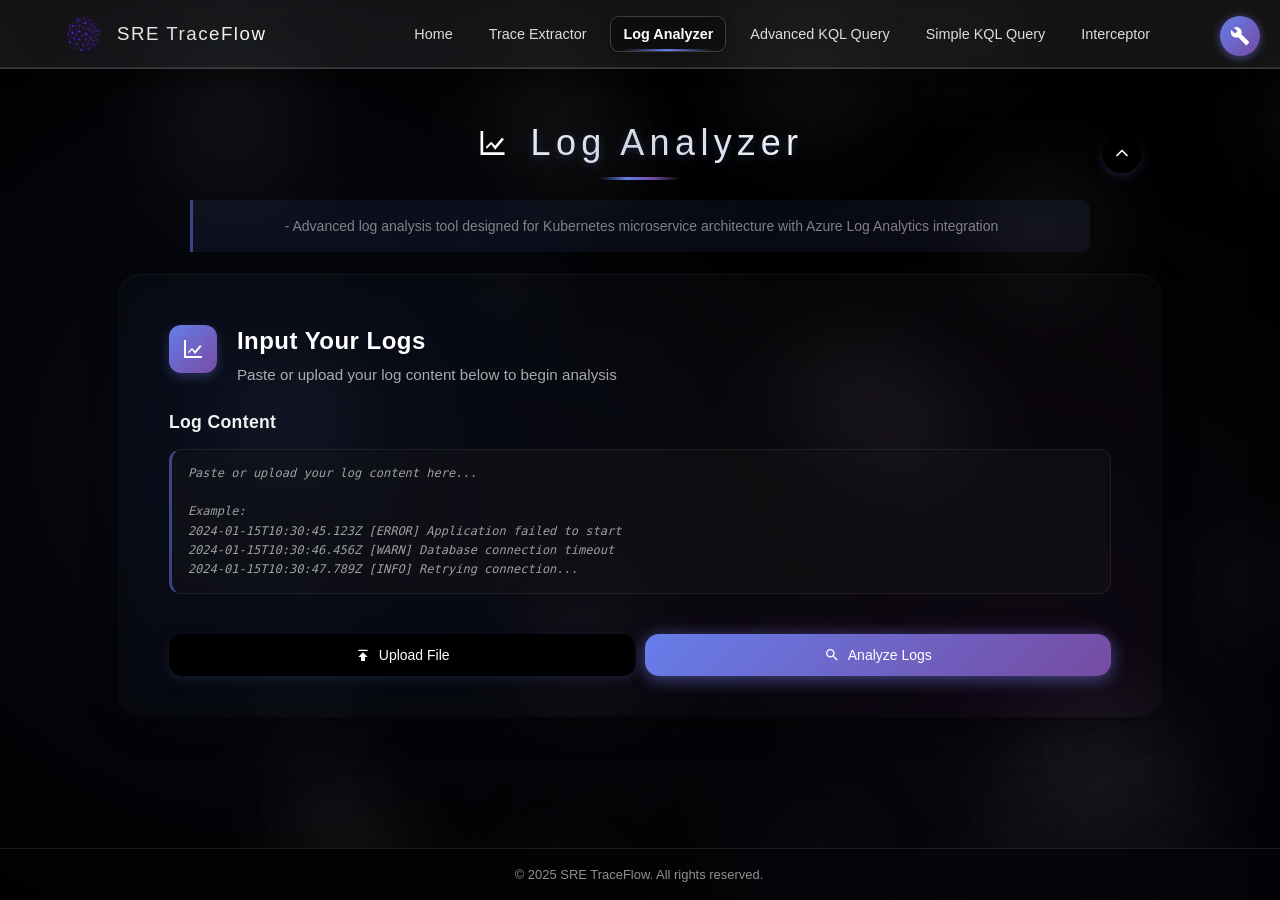
<file: log-analyzer.html>
<!DOCTYPE html>
<html lang="en">
<head>
<meta charset="utf-8"/>
<meta name="viewport" content="width=device-width, initial-scale=1.0">
<title>Log Analyzer - SRE TraceFlow</title>

<link rel="stylesheet" href="assets/css/common.css">
<link rel="stylesheet" href="assets/css/tools.css">
<style>
  .desc-content {
    max-width: 800px; margin: 12px auto 0 auto; overflow: hidden;
    max-height: 0; opacity: 0; transition: max-height 0.35s ease, opacity 0.35s ease;
  }
  .desc-content.open { max-height: 200px; opacity: 1; }
  .hero { text-align: center; }
</style>
</head>
<body class="log-analyzer">











  <div id="navbar-container"></div>

  <div class="main-content">
    <div class="hero">
      <div class="hero-header">
        <h1><img src="assets/icons/chart-line_white.svg" alt="" style="width:32px;height:32px;margin-right:8px;vertical-align:middle;">Log Analyzer</h1>
        <button class="desc-toggle" type="button" onclick="toggleDesc()" title="Hide description">
          <svg width="20" height="20" viewBox="0 0 24 24" fill="none" xmlns="http://www.w3.org/2000/svg">
            <path d="M18 15l-6-6-6 6" stroke="currentColor" stroke-width="2" stroke-linecap="round" stroke-linejoin="round"/>
          </svg>
        </button>
      </div>
      <div id="pageDesc" class="desc-content open" aria-hidden="false">
      <p> - Advanced log analysis tool designed for Kubernetes microservice architecture with Azure Log Analytics integration</p>
      </div>
    </div>

    <!-- Step 1: Input Logs -->
    <div class="container step-container" id="step1">
      <div class="step-header">
        <div class="step-number">
          <img src="assets/icons/chart-line_white.svg" alt="" width="24" height="24">
        </div>
        <div class="step-header-content">
          <div class="step-title">Input Your Logs</div>
          <div class="step-description">Paste or upload your log content below to begin analysis</div>
        </div>
      </div>
      
      <div class="input-section">
        <div class="input-wrapper">
          <label for="logInput">Log Content</label>
          <textarea id="logInput" placeholder="Paste or upload your log content here...&#10;&#10;Example:&#10;2024-01-15T10:30:45.123Z [ERROR] Application failed to start&#10;2024-01-15T10:30:46.456Z [WARN] Database connection timeout&#10;2024-01-15T10:30:47.789Z [INFO] Retrying connection..." rows="6"></textarea>
        </div>
      </div>
      
      <div class="action-section">
        <div class="button-group">
          <input type="file" id="fileInput" accept=".txt,.log,.csv" style="display: none;" onchange="handleFileUpload(event)">
          <button id="uploadBtn" onclick="document.getElementById('fileInput').click()" class="upload-btn">
            <img src="assets/icons/download_white.svg" alt="" width="16" height="16" style="transform: rotate(180deg);"> Upload File
          </button>
          <button id="analyzeBtn" onclick="analyzeLog()" class="analyze-btn">
            <img src="assets/icons/search_white.svg" alt="" width="16" height="16"> Analyze Logs
          </button>
        </div>
      </div>
    </div>

    <!-- Step 2: Results & Filters -->
    <div class="container step-container hidden" id="step2" style="max-width: 90vw !important; width: 90vw !important; margin-left: auto !important; margin-right: auto !important;">
      <div class="step-header">
        <div class="step-number">
          <img src="assets/icons/search_white.svg" alt="" width="24" height="24">
        </div>
        <div class="step-header-content">
          <div class="step-title">Analysis Results</div>
          <div class="step-description">Review and filter your log analysis results</div>
        </div>
        <div class="results-stats" id="resultsStats"></div>
      </div>
      
      <div class="results-section">
        <div class="results" id="results">
          <div class="controls-bar">
            <div class="controls-hint">Use the filter below for better analysis</div>
            <div class="filter-actions">
              <button onclick="reanalyzeLogs()" class="reanalyze-btn">
                <img src="assets/icons/sync_white.svg" alt="" width="14" height="14"> Re-analyze
              </button>
              <button onclick="backToInput()" class="back-btn">
                <img src="assets/icons/arrow-left_white.svg" alt="" width="14" height="14"> Back to Input
              </button>
            </div>
          </div>
          
          <div class="filter-bar">
            <div class="filter-label">Filter by:</div>
            <div class="selected-keywords" id="keywordButtons"></div>
          </div>
          
          <div class="custom-keyword-input">
            <input id="customKeyword" placeholder="Enter custom keyword" type="text"/>
            <button onclick="addCustomKeyword()" class="add-btn"><img src="assets/icons/plus_white.svg" alt="" width="14" height="14"> Add</button>
            <button onclick="toggleFullscreen()" class="fullscreen-btn" id="fullscreenBtn" title="Toggle Fullscreen">
              ⛶ Fullscreen
            </button>
          </div>
          <div class="results-content" id="resultsContent"></div>
        </div>
      </div>
      
      
      <div class="download-section">
        <h3>Save Results</h3>
        <div class="download-controls">
          <input id="filename" placeholder="Filename (e.g. results.txt)" type="text"/>
          <button onclick="downloadResults()" class="download-btn">
            <img src="assets/icons/download_white.svg" alt="" width="14" height="14"> Download
          </button>
        </div>
      </div>
    </div>

    <!-- Loading Overlay -->
    <div class="loading-overlay hidden" id="loadingOverlay">
      <div class="loading-content">
        <div class="loading-spinner"></div>
        <div class="loading-text">Analyzing logs...</div>
        <div class="loading-progress">
          <div class="progress-bar" id="progressBar"></div>
        </div>
      </div>
    </div>
  </div><script>
    function toggleDesc(){
      const el = document.getElementById('pageDesc');
      const isOpen = el.classList.contains('open');
      if (isOpen) {
        el.classList.remove('open');
        el.setAttribute('aria-hidden', 'true');
      } else {
        el.classList.add('open');
        el.setAttribute('aria-hidden', 'false');
      }
    }
    const keywords = [
      { label: "error [", class: "error" },
      { label: "warn [", class: "warn" },
      { label: "debug [", class: "debug" },
      { label: "invalid", class: "invalid" }
    ];
    let selectedKeywords = [];
    let customKeywords = [];
    let analysisOutput = "";
    let uploadedFileContent = "";
    const keywordButtonsDiv = document.getElementById("keywordButtons");
    keywords.forEach(({ label }) => {
      const btn = document.createElement("button");
      btn.textContent = label;
      btn.onclick = () => toggleKeyword(label, btn);
      keywordButtonsDiv.appendChild(btn);
    });
    function toggleKeyword(keyword, button) {
      const index = selectedKeywords.indexOf(keyword);
      if (index === -1) {
        selectedKeywords.push(keyword);
        button.classList.add("active-filter");
      } else {
        selectedKeywords.splice(index, 1);
        button.classList.remove("active-filter");
      }
    }
    function addCustomKeyword() {
      const input = document.getElementById("customKeyword");
      const value = input.value.trim();
      if (value && !customKeywords.includes(value)) {
        customKeywords.push(value);
        selectedKeywords.push(value);
        const btn = document.createElement("button");
        btn.textContent = value;
        btn.classList.add("active-filter");
        btn.onclick = () => toggleKeyword(value, btn);
        keywordButtonsDiv.appendChild(btn);
        input.value = "";
      }
    }
    
    function handleFileUpload(event) {
      const file = event.target.files[0];
      if (!file) return;
      
      const reader = new FileReader();
      reader.onload = function(e) {
        uploadedFileContent = e.target.result;
        // Also populate the textarea with the file content for display
        document.getElementById('logInput').value = uploadedFileContent;
        showNotification(`File "${file.name}" loaded successfully`, 'success');
      };
      reader.onerror = function() {
        showNotification('Error reading file', 'error');
      };
      reader.readAsText(file);
    }
    
    function analyzeLog() {
      // Use uploaded file content if available, otherwise use textarea content
      const logText = uploadedFileContent.trim() || document.getElementById('logInput').value.trim();
      
      if (!logText) {
        showNotification('Please paste some log content or upload a file to analyze', 'error');
        return;
      }
      
      // Show loading overlay
      showLoadingOverlay();
      
      // Simulate analysis delay for cool effect
      setTimeout(() => {
        performAnalysis(logText);
        hideLoadingOverlay();
        showStep2();
      }, 1500);
    }
    
    function performAnalysis(logText) {
      const lines = logText.split('\n');
      analysisOutput = "Analysis Results:\n";
      let htmlOutput = "";
      let matchCount = 0;
      let errorCount = 0;
      let warnCount = 0;
      let debugCount = 0;
      
      lines.forEach((line, index) => {
        const lowerLine = line.toLowerCase();
        let matchedKeyword = null;
        keywords.concat(customKeywords.map(k => ({ label: k, class: "" }))).forEach(({ label, class: cssClass }) => {
          if (lowerLine.includes(label.toLowerCase())) {
            matchedKeyword = { label, class: cssClass };
          }
        });
        const showLine = selectedKeywords.length === 0 || selectedKeywords.some(k => lowerLine.includes(k.toLowerCase()));
        if (showLine) {
          matchCount++;
          const cssClass = matchedKeyword?.class || "";
          let highlightedLine = line.trim();
          highlightedLine = highlightedLine.replace(/\b([a-zA-Z0-9_-]+-(service|api|application|worker|job|engine|container))\b/g, '<span class="microservice">$1</span>');
          highlightedLine = highlightedLine.replace(/\b\d{4}-\d{2}-\d{2}T\d{2}:\d{2}:\d{2}\.\d{3}[+-]\d{2}:\d{2}\b/g, '<span class="timestamp">$&</span>');
          
          // Highlight trace ID patterns
          highlightedLine = highlightedLine.replace(/dt\.trace_id=([a-f0-9]+)/gi, '<span class="dt-trace-id">dt.trace_id=$1</span>');
          highlightedLine = highlightedLine.replace(/ssb-traceid:""([^"]+)""/gi, '<span class="ssb-trace-id">ssb-traceid:""$1""</span>');
          const resultLine = `Line ${index + 1}: ${highlightedLine}`;
          analysisOutput += "\n" + resultLine + '\n';
          htmlOutput += `<div class="${cssClass}">${resultLine}</div>`;
          
          // Count log types
          if (cssClass === 'error') errorCount++;
          else if (cssClass === 'warn') warnCount++;
          else if (cssClass === 'debug') debugCount++;
        }
      });
      
      if (matchCount === 0) {
        analysisOutput += "No matches found.\n";
        htmlOutput = `<div style="color: #ffa726; text-align: center; padding: 20px;">No matches found. Try selecting different keywords or add custom ones.</div>`;
      } else {
        htmlOutput = `<div style="color: #ffffff; text-align: center; padding: 10px; margin-bottom: 15px; background: rgba(74, 74, 74, 0.1); border-radius: 8px;">Found ${matchCount} matching lines</div>` + htmlOutput;
      }
      
      // Update results
      document.getElementById('resultsContent').innerHTML = htmlOutput;
      
      // Update stats
      updateResultsStats(matchCount, errorCount, warnCount, debugCount);
      
      // Show success animation
      const resultsContentDiv = document.getElementById('resultsContent');
      resultsContentDiv.style.transform = 'scale(1.02)';
      setTimeout(() => resultsContentDiv.style.transform = 'scale(1)', 200);
    }
    
    function showLoadingOverlay() {
      const overlay = document.getElementById('loadingOverlay');
      const loadingText = document.querySelector('.loading-text');
      overlay.classList.remove('hidden');
      
      // Dynamic loading messages
      const messages = [
        'Analyzing logs...',
        'Scanning for patterns...',
        'Detecting trace IDs...',
        'Filtering keywords...',
        'Processing results...',
        'Almost done...'
      ];
      
      let messageIndex = 0;
      const messageInterval = setInterval(() => {
        loadingText.textContent = messages[messageIndex];
        messageIndex = (messageIndex + 1) % messages.length;
      }, 300);
      
      // Store interval for cleanup
      overlay.messageInterval = messageInterval;
      
      // Enhanced progress bar animation
      const progressBar = document.getElementById('progressBar');
      let progress = 0;
      const progressInterval = setInterval(() => {
        progress += Math.random() * 12 + 3; // More varied progress
        if (progress > 100) progress = 100;
        progressBar.style.width = progress + '%';
        if (progress >= 100) {
          clearInterval(progressInterval);
        }
      }, 80);
      
      // Store progress interval for cleanup
      overlay.progressInterval = progressInterval;
    }
    
    function hideLoadingOverlay() {
      const overlay = document.getElementById('loadingOverlay');
      
      // Clean up intervals
      if (overlay.messageInterval) {
        clearInterval(overlay.messageInterval);
      }
      if (overlay.progressInterval) {
        clearInterval(overlay.progressInterval);
      }
      
      overlay.classList.add('hidden');
    }
    
    function showStep2() {
      const step1 = document.getElementById('step1');
      const step2 = document.getElementById('step2');
      
      step1.classList.add('fade-out');
      setTimeout(() => {
        step1.classList.add('hidden');
        step2.classList.remove('hidden');
        step2.classList.add('fade-in');
      }, 300);
    }
    
    function backToInput() {
      const step1 = document.getElementById('step1');
      const step2 = document.getElementById('step2');
      
      step2.classList.add('fade-out');
      setTimeout(() => {
        step2.classList.add('hidden');
        step1.classList.remove('hidden');
        step1.classList.add('fade-in');
        // Clear uploaded file when going back
        uploadedFileContent = "";
        document.getElementById('fileInput').value = "";
      }, 300);
    }
    
    function reanalyzeLogs() {
      // Use uploaded file content if available, otherwise use textarea content
      const logText = uploadedFileContent.trim() || document.getElementById('logInput').value.trim();
      if (!logText) {
        showNotification('No log content to re-analyze', 'error');
        return;
      }
      
      showLoadingOverlay();
      setTimeout(() => {
        performAnalysis(logText);
        hideLoadingOverlay();
        showNotification('Logs re-analyzed successfully!', 'success');
      }, 1000);
    }
    
    function updateResultsStats(total, errors, warnings, debugs) {
      const statsDiv = document.getElementById('resultsStats');
      statsDiv.innerHTML = `
        <div class="stat-item">
          <div class="stat-number">${total}</div>
          <div class="stat-label">Total Lines</div>
        </div>
        <div class="stat-item error">
          <div class="stat-number">${errors}</div>
          <div class="stat-label">Errors</div>
        </div>
        <div class="stat-item warn">
          <div class="stat-number">${warnings}</div>
          <div class="stat-label">Warnings</div>
        </div>
        <div class="stat-item debug">
          <div class="stat-number">${debugs}</div>
          <div class="stat-label">Debug</div>
        </div>
      `;
    }
    
    function showNotification(message, type) {
      // Create notification element
      const notification = document.createElement('div');
      notification.className = `notification ${type}`;
      notification.innerHTML = `
        <img src="assets/icons/${type === 'success' ? 'check-circle' : 'exclamation-circle'}_white.svg" alt="" width="20" height="20">
        <span>${message}</span>
      `;
      
      document.body.appendChild(notification);
      
      // Show notification
      setTimeout(() => notification.classList.add('show'), 100);
      
      // Hide notification
      setTimeout(() => {
        notification.classList.remove('show');
        setTimeout(() => document.body.removeChild(notification), 300);
      }, 3000);
    }
    function downloadResults() {
      const filename = document.getElementById('filename').value || "logwizard_results.txt";
      const resultsText = document.getElementById('resultsContent').innerText;
      
      if (!resultsText || resultsText.includes('Please paste') || resultsText.includes('No matches')) {
        alert('No results to download. Please analyze some logs first.');
        return;
      }
      
      const blob = new Blob([resultsText], { type: "text/plain;charset=utf-8" });
      const link = document.createElement("a");
      link.href = URL.createObjectURL(blob);
      link.download = filename;
      document.body.appendChild(link);
      link.click();
      document.body.removeChild(link);
      
      showButtonFeedback(event.target.closest('button'), 'Downloaded!');
    }

    // Fullscreen functionality
    function toggleFullscreen() {
      const resultsDiv = document.getElementById('results');
      const fullscreenBtn = document.getElementById('fullscreenBtn');
      
      if (!document.fullscreenElement && !document.webkitFullscreenElement && !document.mozFullScreenElement && !document.msFullscreenElement) {
        // Enter fullscreen
        if (resultsDiv.requestFullscreen) {
          resultsDiv.requestFullscreen();
        } else if (resultsDiv.webkitRequestFullscreen) {
          resultsDiv.webkitRequestFullscreen();
        } else if (resultsDiv.mozRequestFullScreen) {
          resultsDiv.mozRequestFullScreen();
        } else if (resultsDiv.msRequestFullscreen) {
          resultsDiv.msRequestFullscreen();
        }
        fullscreenBtn.innerHTML = '⛶ Exit Fullscreen';
      } else {
        // Exit fullscreen
        if (document.exitFullscreen) {
          document.exitFullscreen();
        } else if (document.webkitExitFullscreen) {
          document.webkitExitFullscreen();
        } else if (document.mozCancelFullScreen) {
          document.mozCancelFullScreen();
        } else if (document.msExitFullscreen) {
          document.msExitFullscreen();
        }
        fullscreenBtn.innerHTML = '⛶ Fullscreen';
      }
    }

    // Update button text when fullscreen state changes
    document.addEventListener('fullscreenchange', updateFullscreenButton);
    document.addEventListener('webkitfullscreenchange', updateFullscreenButton);
    document.addEventListener('mozfullscreenchange', updateFullscreenButton);
    document.addEventListener('MSFullscreenChange', updateFullscreenButton);

    function updateFullscreenButton() {
      const fullscreenBtn = document.getElementById('fullscreenBtn');
      const isFullscreen = !!(document.fullscreenElement || document.webkitFullscreenElement || document.mozFullScreenElement || document.msFullscreenElement);
      
      if (fullscreenBtn) {
        fullscreenBtn.innerHTML = isFullscreen ? '⛶ Exit Fullscreen' : '⛶ Fullscreen';
      }
    }
  </script>
  <script src="assets/js/common.js"></script>
  <script src="assets/js/navbar.js"></script>
</div>

  <footer class="footer">
    <div class="footer-content">
      <p>&copy; 2025 SRE TraceFlow. All rights reserved.</p>
    </div>
  </footer>
</body>
</html>
</file>
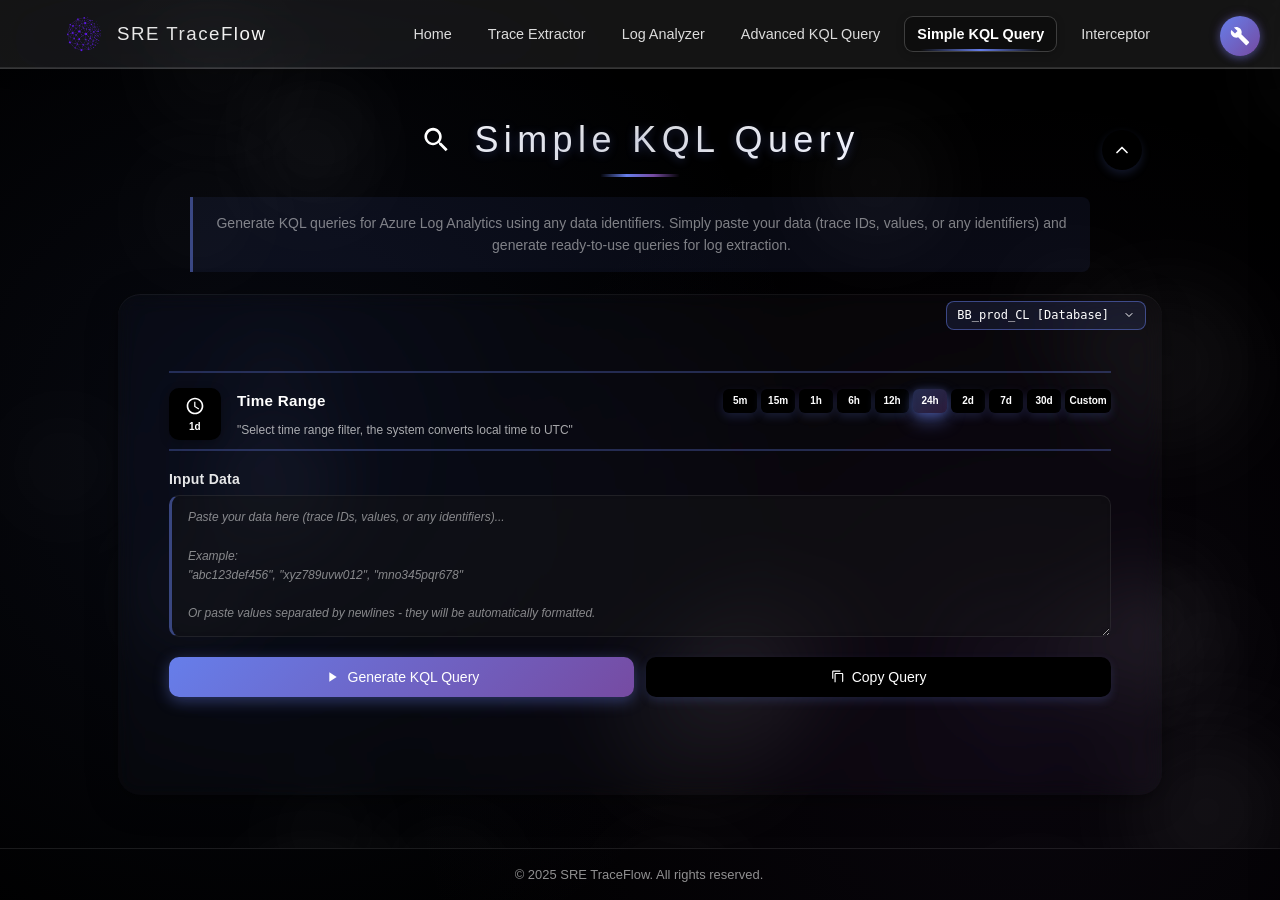
<file: simple-kql-query.html>
<!DOCTYPE html>
<html lang="en">
<head>
  <meta charset="UTF-8">
  <meta name="viewport" content="width=device-width, initial-scale=1.0">
  <title>Simple KQL Query - SRE TraceFlow</title>
  
  <link rel="stylesheet" href="assets/css/common.css">
  <link rel="stylesheet" href="assets/css/tools.css">
<style>
  .desc-content { max-width: 900px; margin:12px auto 0; overflow:hidden; max-height:0; opacity:0; transition:max-height .35s ease, opacity .35s ease; }
  .desc-content.open { max-height: 200px; opacity:1; }
  .hero { text-align: center; }
</style>
</head>
<body class="simple-kql-query">
  <div id="navbar-container"></div>

  <div class="main-content">
    <div class="hero">
      <div class="hero-header">
        <h1><img src="assets/icons/search_white.svg" alt="" style="width:32px;height:32px;margin-right:8px;vertical-align:middle;">Simple KQL Query</h1>
        <button class="desc-toggle" type="button" onclick="toggleDesc()" title="Hide description">
          <svg width="20" height="20" viewBox="0 0 24 24" fill="none" xmlns="http://www.w3.org/2000/svg">
            <path d="M18 15l-6-6-6 6" stroke="currentColor" stroke-width="2" stroke-linecap="round" stroke-linejoin="round"/>
          </svg>
        </button>
      </div>
      <div id="pageDesc" class="desc-content open" aria-hidden="false">
        <p>Generate KQL queries for Azure Log Analytics using any data identifiers. Simply paste your data (trace IDs, values, or any identifiers) and generate ready-to-use queries for log extraction.</p>
      </div>
    </div>

    <div class="wrapper query-tool-wrapper">
    <div class="config-target-bar" id="configTargetBar">
      <select id="configEntrySelect" class="config-target-select database" title="Query target"></select>
    </div>
    <!-- Main Container -->
    <div class="container">
      <!-- Global Time Range Selector -->
      <div class="global-time-range">
        <div class="time-range-header">
          <div class="time-range-icon">
            <img src="assets/icons/clock_white.svg" alt="" width="20" height="20">
            <div class="time-duration-display" id="timeDuration">24h</div>
          </div>
          <div class="time-range-header-content">
            <div class="time-range-title-row">
              <div class="time-range-title">Time Range</div>
              <div class="time-preset-buttons">
                <button class="time-preset-btn" data-value="5m">5m</button>
                <button class="time-preset-btn" data-value="15m">15m</button>
                <button class="time-preset-btn" data-value="1h">1h</button>
                <button class="time-preset-btn" data-value="6h">6h</button>
                <button class="time-preset-btn" data-value="12h">12h</button>
                <button class="time-preset-btn active" data-value="24h">24h</button>
                <button class="time-preset-btn" data-value="2d">2d</button>
                <button class="time-preset-btn" data-value="7d">7d</button>
                <button class="time-preset-btn" data-value="30d">30d</button>
                <button class="time-preset-btn" data-value="custom">Custom</button>
              </div>
              <select id="timePreset" onchange="applyTimePreset()" class="time-preset-select" style="display:none;">
                <option value="5m">Last 5 minutes</option>
                <option value="15m">Last 15 minutes</option>
                <option value="1h">Last 1 hour</option>
                <option value="6h">Last 6 hours</option>
                <option value="12h">Last 12 hours</option>
                <option value="24h" selected>Last 24 hours</option>
                <option value="2d">Last 2 days</option>
                <option value="7d">Last 7 days</option>
                <option value="30d">Last 30 days</option>
                <option value="custom">Custom Range</option>
              </select>
            </div>
            <div class="time-range-description">"Select time range filter, the system converts local time to UTC"</div>
          </div>
        </div>
        <div class="time-range-controls">
          <div class="time-inputs-row" id="customTimeInputs">
            <input type="datetime-local" id="globalStart" class="time-input">
            <span class="time-separator">to</span>
            <input type="datetime-local" id="globalEnd" class="time-input">
          </div>
        </div>
      </div>
      
      <div class="input-section">
        <div class="input-wrapper">
          <label for="formattedTraces">Input Data</label>
          <textarea id="formattedTraces" rows="6" placeholder='Paste your data here (trace IDs, values, or any identifiers)...&#10;&#10;Example:&#10;"abc123def456", "xyz789uvw012", "mno345pqr678"&#10;&#10;Or paste values separated by newlines - they will be automatically formatted.'></textarea>
        </div>
      </div>
      
      <div class="action-section">
        <div class="button-group">
          <button id="generateBtn" class="analyze-btn">
            <img src="assets/icons/play_white.svg" alt="" width="16" height="16"> Generate KQL Query
          </button>
          <button class="copy" id="copyBtn"><img src="assets/icons/copy_white.svg" alt="" width="14" height="14"> Copy Query</button>
        </div>
      </div>
      
      <div id="kqlResult" class="result"></div>
    </div>
    </div>
  </div>

  <script src="assets/js/config.js"></script>
  <script>
    function toggleDesc(){
      const el = document.getElementById('pageDesc');
      const isOpen = el.classList.contains('open');
      if (isOpen) {
        el.classList.remove('open');
        el.setAttribute('aria-hidden', 'true');
      } else {
        el.classList.add('open');
        el.setAttribute('aria-hidden', 'false');
      }
    }

    let selectedEntry = { name: '', type: 'Database' };

    function initConfigTargetBar() {
      const select = document.getElementById('configEntrySelect');
      selectedEntry = TraceFlowConfig.initConfigEntrySelect(select, {
        onChange: (entry) => { selectedEntry = entry; },
      }) || selectedEntry;
    }

    // Global time range management
    document.addEventListener('DOMContentLoaded', async () => {
      await TraceFlowConfig.init();
      initConfigTargetBar();
      const now = new Date();
      const tenAgo = new Date(now - 10 * 60000);
      const toI = dt => {
        const p = n => n.toString().padStart(2, '0');
        return `${dt.getFullYear()}-${p(dt.getMonth() + 1)}-${p(dt.getDate())}T${p(dt.getHours())}:${p(dt.getMinutes())}`;
      };
      
      // Initialize global time range
      document.getElementById('globalStart').value = toI(tenAgo);
      document.getElementById('globalEnd').value = toI(now);
      updateDuration();

      // Hide custom inputs by default and set default preset
      document.getElementById('customTimeInputs').classList.remove('show');
      document.getElementById('timePreset').value = '24h';
      setQuickTime('24h');

      // Add event listeners for duration updates
      document.getElementById('globalStart').addEventListener('change', updateDuration);
      document.getElementById('globalEnd').addEventListener('change', updateDuration);

      // Generate button
      document.getElementById('generateBtn').onclick = () => generateKQLQuery();
      
      // Copy button
      document.getElementById('copyBtn').onclick = () => copyKQLResult();
    });

    function applyTimePreset() {
      const preset = document.getElementById('timePreset').value;
      const customInputs = document.getElementById('customTimeInputs');
      
      if (preset === 'custom') {
        customInputs.classList.add('show');
        return;
      } else {
        customInputs.classList.remove('show');
        setQuickTime(preset);
      }
    }

    // Handle time preset button clicks
    document.addEventListener('DOMContentLoaded', function() {
      const buttons = document.querySelectorAll('.time-preset-btn');
      const select = document.getElementById('timePreset');
      
      buttons.forEach(btn => {
        btn.addEventListener('click', function() {
          const value = this.getAttribute('data-value');
          
          // Update active state
          buttons.forEach(b => b.classList.remove('active'));
          this.classList.add('active');
          
          // Update select and trigger change
          if (select) {
            select.value = value;
            applyTimePreset();
          }
        });
      });
    });

    function setQuickTime(duration) {
      const now = new Date();
      let startTime;
      
      switch(duration) {
        case '5m':
          startTime = new Date(now - 5 * 60000);
          break;
        case '15m':
          startTime = new Date(now - 15 * 60000);
          break;
        case '1h':
          startTime = new Date(now - 60 * 60000);
          break;
        case '6h':
          startTime = new Date(now - 6 * 60 * 60000);
          break;
        case '12h':
          startTime = new Date(now - 12 * 60 * 60000);
          break;
        case '24h':
          startTime = new Date(now - 24 * 60 * 60000);
          break;
        case '2d':
          startTime = new Date(now - 2 * 24 * 60 * 60000);
          break;
        case '7d':
          startTime = new Date(now - 7 * 24 * 60 * 60000);
          break;
        case '30d':
          startTime = new Date(now - 30 * 24 * 60 * 60000);
          break;
      }
      
      const toI = dt => {
        const p = n => n.toString().padStart(2, '0');
        return `${dt.getFullYear()}-${p(dt.getMonth() + 1)}-${p(dt.getDate())}T${p(dt.getHours())}:${p(dt.getMinutes())}`;
      };
      
      document.getElementById('globalStart').value = toI(startTime);
      document.getElementById('globalEnd').value = toI(now);
      updateDuration();
    }
    
    function updateDuration() {
      const start = document.getElementById('globalStart').value;
      const end = document.getElementById('globalEnd').value;
      
      if (start && end) {
        const startDate = new Date(start);
        const endDate = new Date(end);
        const diffMs = endDate - startDate;
        const diffMins = Math.round(diffMs / 60000);
        const diffHours = Math.round(diffMs / 3600000);
        
        let duration;
        if (diffMins < 60) {
          duration = `${diffMins}m`;
        } else if (diffHours < 24) {
          duration = `${diffHours}h`;
        } else {
          const diffDays = Math.round(diffMs / 86400000);
          duration = `${diffDays}d`;
        }
        
        document.getElementById('timeDuration').textContent = duration;
      } else {
        document.getElementById('timeDuration').textContent = '--';
      }
    }

    function generateKQLQuery() {
      const s = document.getElementById('globalStart').value;
      const e = document.getElementById('globalEnd').value;
      const input = document.getElementById('formattedTraces').value.trim();
      const out = document.getElementById('kqlResult');
      
      if (!s || !e || !input) {
        out.textContent = 'Please fill all fields and set time range';
        out.style.color = '#ff6b6b';
        return;
      }
      
      // Parse input - handle both formatted (with quotes) and unformatted (newlines)
      let traces;
      if (input.includes('"') && input.includes(',')) {
        // Already formatted with quotes
        traces = input.split(',').map(t => t.trim()).filter(t => t).join(', ');
      } else {
        // Unformatted - split by newlines and format
        traces = [...new Set(input.split('\n')
          .map(l => l.trim())
          .filter(l => l && l.toLowerCase() !== 'traceid'))]
          .map(l => `"${l}"`).join(', ');
      }
      
      if (!traces) {
        out.textContent = 'Please enter valid data values';
        out.style.color = '#ff6b6b';
        return;
      }
      
      const sUTC = new Date(s).toISOString();
      const eUTC = new Date(e).toISOString();

      const table = TraceFlowConfig.getQueryTableForEntry(selectedEntry);
      const containerFilter = TraceFlowConfig.getContainerFilterForEntry(selectedEntry);
      const q = `${table}
| where time_t between (datetime('${sUTC}') .. datetime('${eUTC}'))${containerFilter}
| where log has_any (${traces})
| extend TraceID = extract(@"\\[.*?,([a-zA-Z0-9]+),.*?\\]", 1, log)
| extend Fail_Status_Description = extract('"Fail_Status_Description":"([^"]+)"', 1, log)
| project TraceID, container_name, log, time_t, Fail_Status_Description
| order by time_t desc`;
      
      showSuccess(out, q);
    }

    function copyKQLResult() {
      const t = document.getElementById('kqlResult').textContent;
      copyToClipboard(t, document.getElementById('copyBtn'));
    }
  </script>
  <script src="assets/js/common.js"></script>
  <script src="assets/js/navbar.js"></script>

  <footer class="footer">
    <div class="footer-content">
      <p>&copy; 2025 SRE TraceFlow. All rights reserved.</p>
    </div>
  </footer>
</body>
</html>
</file>
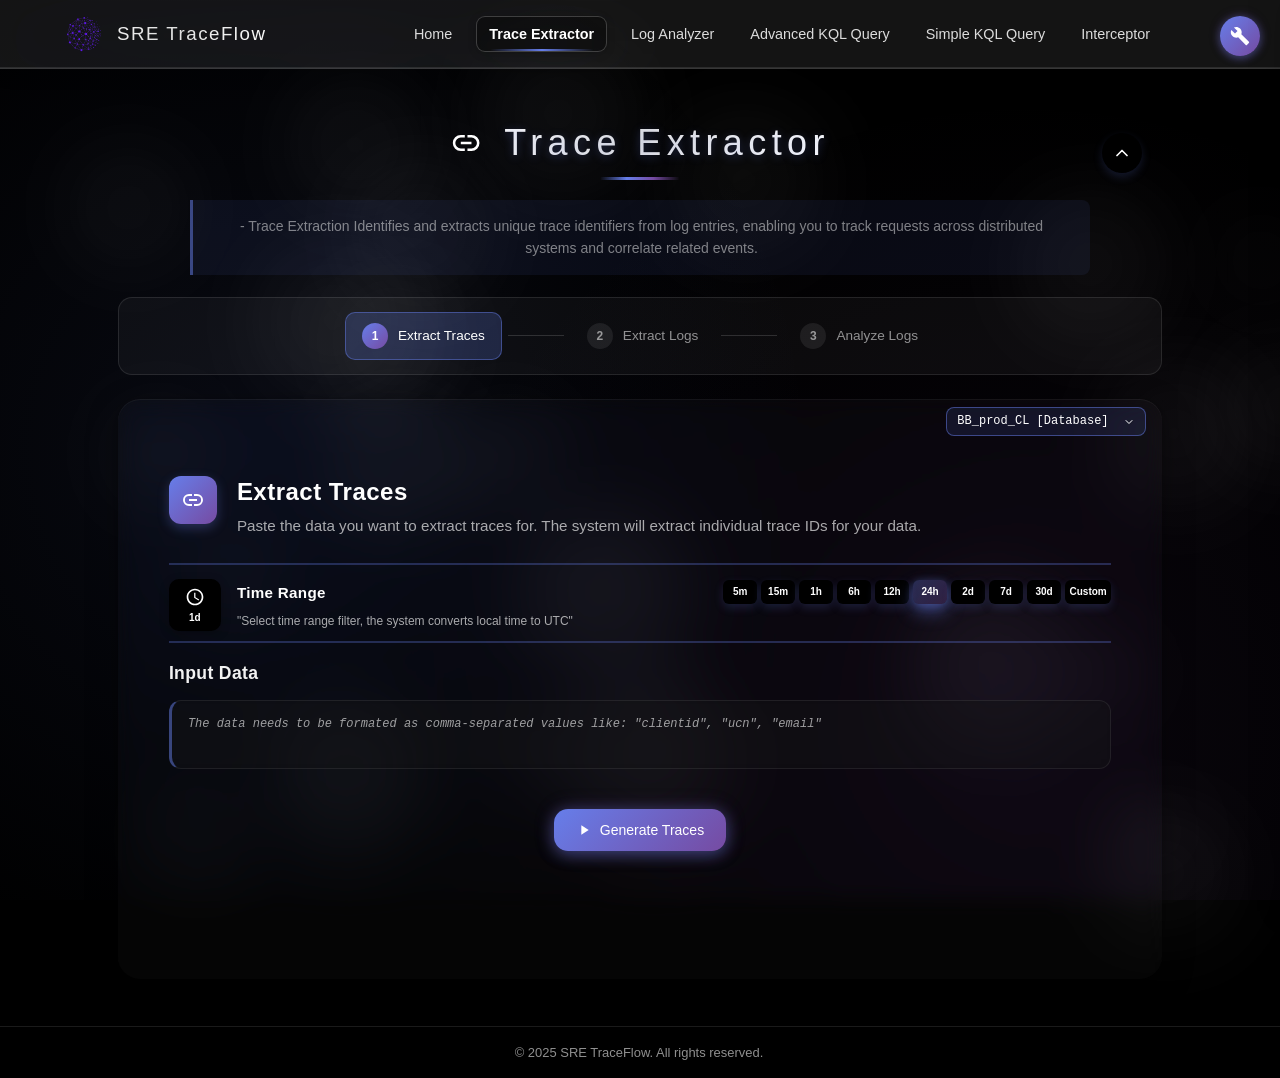
<file: trace-extractor.html>
<!DOCTYPE html>
<html lang="en">
<head>
  <meta charset="UTF-8">
  <meta name="viewport" content="width=device-width, initial-scale=1.0">
  <title>Trace Extractor - SRE TraceFlow</title>
  
  <link rel="stylesheet" href="assets/css/common.css">
  <link rel="stylesheet" href="assets/css/tools.css">
<style>
  .desc-content { max-width: 900px; margin:12px auto 0; overflow:hidden; max-height:0; opacity:0; transition:max-height .35s ease, opacity .35s ease; }
  .desc-content.open { max-height: 320px; opacity:1; }
  .hero { text-align: center; }
  body.trace-extractor .step-header {
    flex-wrap: wrap;
    align-items: flex-start;
  }

  body.trace-extractor .trace-wizard {
    width: 100%;
    max-width: 1200px;
    margin: 8px auto 0;
  }

  body.trace-extractor .trace-wizard-progress {
    display: flex;
    align-items: center;
    justify-content: center;
    gap: 0;
    margin-bottom: 24px;
    padding: 14px 18px;
    border-radius: 14px;
    background: rgba(255, 255, 255, 0.04);
    border: 1px solid rgba(255, 255, 255, 0.1);
  }

  body.trace-extractor .trace-wizard-step-btn {
    display: flex;
    align-items: center;
    gap: 10px;
    padding: 10px 16px;
    border: 1px solid transparent;
    border-radius: 10px;
    background: transparent;
    color: rgba(255, 255, 255, 0.55);
    font-family: inherit;
    font-size: 0.85rem;
    font-weight: 500;
    cursor: pointer;
    transition: background 0.25s ease, color 0.25s ease, border-color 0.25s ease;
    white-space: nowrap;
  }

  body.trace-extractor .trace-wizard-step-btn:hover {
    color: rgba(255, 255, 255, 0.85);
    background: rgba(255, 255, 255, 0.06);
  }

  body.trace-extractor .trace-wizard-step-btn.active {
    color: #ffffff;
    background: rgba(102, 126, 234, 0.22);
    border-color: rgba(102, 126, 234, 0.45);
  }

  body.trace-extractor .trace-wizard-step-num {
    display: inline-flex;
    align-items: center;
    justify-content: center;
    width: 26px;
    height: 26px;
    border-radius: 50%;
    font-size: 0.75rem;
    font-weight: 700;
    background: rgba(255, 255, 255, 0.08);
    flex-shrink: 0;
  }

  body.trace-extractor .trace-wizard-step-btn.active .trace-wizard-step-num {
    background: linear-gradient(135deg, #667eea, #764ba2);
  }

  body.trace-extractor .trace-wizard-connector {
    flex: 1;
    min-width: 24px;
    max-width: 56px;
    height: 1px;
    background: rgba(255, 255, 255, 0.14);
    margin: 0 6px;
  }

  body.trace-extractor .trace-wizard-stage {
    position: relative;
    width: 100%;
    min-height: 420px;
  }

  body.trace-extractor .trace-wizard-page {
    width: 100%;
  }

  body.trace-extractor .trace-wizard-page.hidden {
    display: none !important;
  }

  body.trace-extractor .trace-wizard-page.active {
    animation: traceWizardPageIn 0.4s cubic-bezier(0.4, 0, 0.2, 1);
  }

  @keyframes traceWizardPageIn {
    from {
      opacity: 0;
      transform: translateX(18px);
    }
    to {
      opacity: 1;
      transform: translateX(0);
    }
  }

  @media (max-width: 768px) {
    body.trace-extractor .trace-wizard-progress {
      flex-direction: column;
      align-items: stretch;
      gap: 8px;
    }

    body.trace-extractor .trace-wizard-connector {
      width: 1px;
      height: 16px;
      min-width: 0;
      max-width: none;
      margin: 0 auto;
    }

    body.trace-extractor .trace-wizard-step-btn {
      justify-content: flex-start;
    }
  }

  @media (prefers-reduced-motion: reduce) {
    body.trace-extractor .trace-wizard-page.active {
      animation: none;
    }
  }

  body.trace-extractor .step3-guidance {
    width: 100%;
    margin: 0 0 22px;
    padding: 16px 18px;
    border-radius: 12px;
    border: 1px solid rgba(255, 255, 255, 0.12);
    border-left: 3px solid rgba(102, 126, 234, 0.65);
    background: rgba(255, 255, 255, 0.04);
    text-align: left;
    font-size: 0.92rem;
    line-height: 1.55;
    color: rgba(255, 255, 255, 0.78);
  }

  body.trace-extractor .step3-guidance p {
    margin: 0;
  }

  body.trace-extractor .step3-guidance strong {
    color: #ffffff;
  }

  body.trace-extractor .step3-guidance--warn {
    border-left-color: #ffb74d;
    background: rgba(255, 183, 77, 0.08);
  }

  body.trace-extractor .step3-guidance--ok {
    border-left-color: #81c784;
  }

  body.trace-extractor .step3-tool-compare {
    margin: 12px 0 0;
    padding-left: 20px;
  }

  body.trace-extractor .step3-tool-compare li {
    margin-bottom: 8px;
  }

  body.trace-extractor .step3-tool-compare li:last-child {
    margin-bottom: 0;
  }

  body.trace-extractor .step3-tools--locked {
    opacity: 0.45;
    pointer-events: none;
  }

  body.trace-extractor #vals2 {
    min-height: 88px;
    max-height: 120px;
    resize: vertical;
  }

</style>
</head>
<body class="trace-extractor">
  <div id="navbar-container"></div>

  <div class="main-content">
    <div class="hero">
      <div class="hero-header">
        <h1><img src="assets/icons/link_white.svg" alt="" style="width:32px;height:32px;margin-right:8px;vertical-align:middle;">Trace Extractor</h1>
        <button class="desc-toggle" type="button" onclick="toggleDesc()" title="Hide description">
          <svg width="20" height="20" viewBox="0 0 24 24" fill="none" xmlns="http://www.w3.org/2000/svg">
            <path d="M18 15l-6-6-6 6" stroke="currentColor" stroke-width="2" stroke-linecap="round" stroke-linejoin="round"/>
          </svg>
        </button>
      </div>
      <div id="pageDesc" class="desc-content open" aria-hidden="false">
    <p> - Trace Extraction Identifies and extracts unique trace identifiers from log entries, enabling you to track requests across distributed systems and correlate related events.</p>
    </div>
  </div>

    <div class="trace-wizard">
      <nav class="trace-wizard-progress" aria-label="Trace extractor steps">
        <button type="button" class="trace-wizard-step-btn active" data-step="1" onclick="goToStep(1)">
          <span class="trace-wizard-step-num">1</span>
          <span class="trace-wizard-step-label">Extract Traces</span>
        </button>
        <span class="trace-wizard-connector" aria-hidden="true"></span>
        <button type="button" class="trace-wizard-step-btn" data-step="2" onclick="goToStep(2)">
          <span class="trace-wizard-step-num">2</span>
          <span class="trace-wizard-step-label">Extract Logs</span>
        </button>
        <span class="trace-wizard-connector" aria-hidden="true"></span>
        <button type="button" class="trace-wizard-step-btn" data-step="3" onclick="goToStep(3)">
          <span class="trace-wizard-step-num">3</span>
          <span class="trace-wizard-step-label">Analyze Logs</span>
        </button>
      </nav>

      <div class="trace-wizard-stage">
    <!-- Step 1: Extract Traces -->
    <div class="trace-wizard-page active" id="step1">
    <div class="query-tool-wrapper">
      <div class="config-target-bar" id="configTargetBar">
        <select id="configEntrySelect" class="config-target-select database" title="Query target"></select>
      </div>
      <div class="container step-container">
      <div class="step-header">
        <div class="step-number">
          <img src="assets/icons/link_white.svg" alt="" width="24" height="24">
        </div>
        <div class="step-header-content">
          <div class="step-title">Extract Traces</div>
          <div class="step-description">Paste the data you want to extract traces for. The system will extract individual trace IDs for your data.</div>
        </div>
      </div>

      <!-- Global Time Range Selector -->
      <div class="global-time-range">
        <div class="time-range-header">
          <div class="time-range-icon">
            <img src="assets/icons/clock_white.svg" alt="" width="20" height="20">
            <div class="time-duration-display" id="timeDuration">24h</div>
          </div>
          <div class="time-range-header-content">
            <div class="time-range-title-row">
              <div class="time-range-title">Time Range</div>
              <div class="time-preset-buttons">
                <button class="time-preset-btn" data-value="5m">5m</button>
                <button class="time-preset-btn" data-value="15m">15m</button>
                <button class="time-preset-btn" data-value="1h">1h</button>
                <button class="time-preset-btn" data-value="6h">6h</button>
                <button class="time-preset-btn" data-value="12h">12h</button>
                <button class="time-preset-btn active" data-value="24h">24h</button>
                <button class="time-preset-btn" data-value="2d">2d</button>
                <button class="time-preset-btn" data-value="7d">7d</button>
                <button class="time-preset-btn" data-value="30d">30d</button>
                <button class="time-preset-btn" data-value="custom">Custom</button>
              </div>
              <select id="timePreset" onchange="applyTimePreset()" class="time-preset-select" style="display:none;">
                <option value="5m">Last 5 minutes</option>
                <option value="15m">Last 15 minutes</option>
                <option value="1h">Last 1 hour</option>
                <option value="6h">Last 6 hours</option>
                <option value="12h">Last 12 hours</option>
                <option value="24h" selected>Last 24 hours</option>
                <option value="2d">Last 2 days</option>
                <option value="7d">Last 7 days</option>
                <option value="30d">Last 30 days</option>
                <option value="custom">Custom Range</option>
              </select>
            </div>
            <div class="time-range-description">"Select time range filter, the system converts local time to UTC"</div>
          </div>
        </div>
        <div class="time-range-controls">
          <div class="time-inputs-row" id="customTimeInputs">
            <input type="datetime-local" id="globalStart" class="time-input">
            <span class="time-separator">to</span>
            <input type="datetime-local" id="globalEnd" class="time-input">
          </div>
        </div>
      </div>
      
      <div class="input-section">
        <div class="input-wrapper">
          <label for="vals1">Input Data</label>
          <textarea id="vals1" rows="2" placeholder="The data needs to be formated as comma-separated values like: &quot;clientid&quot;, &quot;ucn&quot;, &quot;email&quot;"></textarea>
        </div>
      </div>
      
      <div class="action-section">
        <button id="gen1" class="analyze-btn">
          <img src="assets/icons/play_white.svg" alt="" width="16" height="16"> Generate Traces
        </button>
      </div>
      
      <div id="out1" class="result"></div>
      
      <div class="button-group" style="margin-top: 15px;">
        <button class="copy" id="cpy1" style="display:none;"><img src="assets/icons/copy_white.svg" alt="" width="14" height="14"> Copy Result</button>
        <button onclick="goToStep(2)" class="analyze-btn" id="nextToStep2" style="display:none;">
          <img src="assets/icons/arrow-left_white.svg" alt="" width="14" height="14" style="transform: rotate(180deg);"> Next Step
        </button>
      </div>
      </div>
    </div>
    </div>

    <!-- Step 2: Extract Logs -->
    <div class="trace-wizard-page hidden" id="step2">
    <div class="container step-container">
      <div class="step-header">
        <div class="step-number">
          <img src="assets/icons/map_white.svg" alt="" width="24" height="24">
        </div>
        <div class="step-header-content">
          <div class="step-title">Extract Logs</div>
          <div class="step-description">Paste the trace IDs from Step 1 here (one per line, without quotes). This will generate a complete KQL query for Azure Log Analytics to extract logs for those trace IDs.</div>
        </div>
      </div>
      
      <div class="input-section">
        <div class="input-wrapper">
          <label for="vals2">Trace Values</label>
          <textarea id="vals2" rows="4" placeholder="Paste trace IDs from Azure Log Analytics (one per line), e.g. a1b2c3d4e5f6"></textarea>
        </div>
      </div>
      
      <div class="action-section">
        <button id="gen2" class="analyze-btn">
          <img src="assets/icons/play_white.svg" alt="" width="16" height="16"> Generate KQL Query
        </button>
      </div>
      
      <div id="out2" class="result"></div>
      
      <div class="button-group" style="margin-top: 15px;">
        <button class="copy" id="cpy2" style="display:none;"><img src="assets/icons/copy_white.svg" alt="" width="14" height="14"> Copy Result</button>
        <button onclick="goToStep(1)" class="back-btn">
          <img src="assets/icons/arrow-left_white.svg" alt="" width="14" height="14"> Back
        </button>
        <button onclick="goToStep(3)" class="analyze-btn" id="nextToStep3" style="display:none;">
          <img src="assets/icons/arrow-left_white.svg" alt="" width="14" height="14" style="transform: rotate(180deg);"> Next Step
        </button>
      </div>
    </div>
    </div>

    <!-- Step 3: Analyze Logs -->
    <div class="trace-wizard-page hidden" id="step3">
    <div class="container step-container">
      <div class="step-header">
        <div class="step-number">
          <img src="assets/icons/chart-line_white.svg" alt="" width="24" height="24">
        </div>
        <div class="step-header-content">
          <div class="step-title">Analyze Logs</div>
          <div class="step-description">Paste your Azure query results into Log Analyzer or Interceptor depending on what you need to inspect.</div>
        </div>
      </div>

      <div id="step3Guidance" class="step3-guidance step3-guidance--warn" role="status">
        <p><strong>Checking Step 2…</strong></p>
      </div>
      
      <div class="action-section tool-redirect-row" id="step3Tools">
        <a href="log-analyzer.html" class="tool-redirect-btn">
          <img src="assets/icons/chart-line_white.svg" alt="" width="16" height="16"> Open Log Analyzer
        </a>
        <span class="tool-redirect-or">or</span>
        <a href="interceptor.html" class="tool-redirect-btn">
          <img src="assets/icons/api_white.svg" alt="" width="16" height="16"> Open Interceptor
        </a>
      </div>
      
      <div class="button-group" style="margin-top: 15px;">
        <button onclick="goToStep(2)" class="back-btn">
          <img src="assets/icons/arrow-left_white.svg" alt="" width="14" height="14"> Back
        </button>
      </div>
    </div>
    </div>
      </div>
    </div>
  </div>

  <script src="assets/js/config.js"></script>
  <script>
    function toggleDesc(){
      const el = document.getElementById('pageDesc');
      const isOpen = el.classList.contains('open');
      if (isOpen) {
        el.classList.remove('open');
        el.setAttribute('aria-hidden', 'true');
      } else {
        el.classList.add('open');
        el.setAttribute('aria-hidden', 'false');
      }
    }
    
    function isStep2Complete() {
      const out2 = document.getElementById('out2');
      const query = out2?.textContent?.trim() || '';
      return (
        query.length > 0 &&
        !query.includes('Please fill') &&
        !query.includes('No valid')
      );
    }

    function updateStep3Guidance() {
      const guidance = document.getElementById('step3Guidance');
      const tools = document.getElementById('step3Tools');
      if (!guidance) return;

      if (!isStep2Complete()) {
        guidance.className = 'step3-guidance step3-guidance--warn';
        guidance.innerHTML =
          '<p><strong>Step 2 is not complete.</strong> Go back, paste your trace values, and generate the KQL query first. You need that query run in Azure Log Analytics before you can analyze the results here.</p>';
        tools?.classList.add('step3-tools--locked');
        return;
      }

      guidance.className = 'step3-guidance step3-guidance--ok';
      guidance.innerHTML =
        '<p><strong>Step 2 is complete.</strong> Run the KQL query in Azure Log Analytics, copy the results, then open one of the tools below and paste them in.</p>' +
        '<ul class="step3-tool-compare">' +
        '<li><strong>Log Analyzer</strong> — paste full log lines to search, filter, and highlight across the entire log entry.</li>' +
        '<li><strong>Interceptor</strong> — paste interceptor output to view API request and response chains, with status codes and response times.</li>' +
        '</ul>';
      tools?.classList.remove('step3-tools--locked');
    }

    // Step navigation — one wizard page visible at a time
    function goToStep(stepNumber) {
      document.querySelectorAll('.trace-wizard-page').forEach((page) => {
        page.classList.add('hidden');
        page.classList.remove('active');
      });

      document.querySelectorAll('.trace-wizard-step-btn').forEach((btn) => {
        btn.classList.remove('active');
      });

      const targetStep = document.getElementById(`step${stepNumber}`);
      const targetBtn = document.querySelector(`.trace-wizard-step-btn[data-step="${stepNumber}"]`);

      if (targetStep) {
        targetStep.classList.remove('hidden');
        targetStep.classList.add('active');
      }
      if (targetBtn) {
        targetBtn.classList.add('active');
      }

      if (stepNumber === 3) {
        updateStep3Guidance();
      }

      window.scrollTo({ top: 0, behavior: 'smooth' });
    }

    let selectedEntry = { name: '', type: 'Database' };

    function getQueryTable() {
      return TraceFlowConfig.getQueryTableForEntry(selectedEntry);
    }

    function getContainerFilter() {
      return TraceFlowConfig.getContainerFilterForEntry(selectedEntry);
    }

    function initConfigTargetBar() {
      const select = document.getElementById('configEntrySelect');
      selectedEntry = TraceFlowConfig.initConfigEntrySelect(select, {
        onChange: (entry) => { selectedEntry = entry; },
      }) || selectedEntry;
    }

    // Global time range management
    document.addEventListener('DOMContentLoaded', async ()=>{
      await TraceFlowConfig.init();
      initConfigTargetBar();
      const now=new Date(), tenAgo=new Date(now-10*60000);
      const toI=dt=>{
        const p=n=>n.toString().padStart(2,'0');
        return `${dt.getFullYear()}-${p(dt.getMonth()+1)}-${p(dt.getDate())}`
             +`T${p(dt.getHours())}:${p(dt.getMinutes())}`;
      };
      
      // Initialize global time range
      document.getElementById('globalStart').value=toI(tenAgo);
      document.getElementById('globalEnd').value=toI(now);
      updateDuration();

      // Hide custom inputs by default and set default preset
      document.getElementById('customTimeInputs').classList.remove('show');
      document.getElementById('timePreset').value = '24h';
      setQuickTime('24h');

      // Add event listeners for duration updates
      document.getElementById('globalStart').addEventListener('change', updateDuration);
      document.getElementById('globalEnd').addEventListener('change', updateDuration);

      document.getElementById('gen1').onclick=()=>generate(1,false);
      document.getElementById('cpy1').onclick=()=>copyOut(1);
      document.getElementById('gen2').onclick=()=>{
        generate(2,true);
        if (!document.getElementById('step3')?.classList.contains('hidden')) {
          updateStep3Guidance();
        }
      };
      document.getElementById('cpy2').onclick=()=>copyOut(2);
    });

    function applyTimePreset() {
      const preset = document.getElementById('timePreset').value;
      const customInputs = document.getElementById('customTimeInputs');
      
      if (preset === 'custom') {
        customInputs.classList.add('show');
        return;
      } else {
        customInputs.classList.remove('show');
        setQuickTime(preset);
      }
    }

    // Handle time preset button clicks
    document.addEventListener('DOMContentLoaded', function() {
      const buttons = document.querySelectorAll('.time-preset-btn');
      const select = document.getElementById('timePreset');
      
      buttons.forEach(btn => {
        btn.addEventListener('click', function() {
          const value = this.getAttribute('data-value');
          
          // Update active state
          buttons.forEach(b => b.classList.remove('active'));
          this.classList.add('active');
          
          // Update select and trigger change
          if (select) {
            select.value = value;
            applyTimePreset();
          }
        });
      });
    });

    function setQuickTime(duration) {
      const now = new Date();
      let startTime;
      
      switch(duration) {
        case '5m':
          startTime = new Date(now - 5 * 60000);
          break;
        case '15m':
          startTime = new Date(now - 15 * 60000);
          break;
        case '1h':
          startTime = new Date(now - 60 * 60000);
          break;
        case '6h':
          startTime = new Date(now - 6 * 60 * 60000);
          break;
        case '12h':
          startTime = new Date(now - 12 * 60 * 60000);
          break;
        case '24h':
          startTime = new Date(now - 24 * 60 * 60000);
          break;
        case '2d':
          startTime = new Date(now - 2 * 24 * 60 * 60000);
          break;
        case '7d':
          startTime = new Date(now - 7 * 24 * 60 * 60000);
          break;
        case '30d':
          startTime = new Date(now - 30 * 24 * 60 * 60000);
          break;
      }
      
      const toI = dt => {
        const p = n => n.toString().padStart(2,'0');
        return `${dt.getFullYear()}-${p(dt.getMonth()+1)}-${p(dt.getDate())}T${p(dt.getHours())}:${p(dt.getMinutes())}`;
      };
      
      document.getElementById('globalStart').value = toI(startTime);
      document.getElementById('globalEnd').value = toI(now);
      updateDuration();
    }
    
    function updateDuration() {
      const start = document.getElementById('globalStart').value;
      const end = document.getElementById('globalEnd').value;
      
      if (start && end) {
        const startDate = new Date(start);
        const endDate = new Date(end);
        const diffMs = endDate - startDate;
        const diffMins = Math.round(diffMs / 60000);
        const diffHours = Math.round(diffMs / 3600000);
        
        let duration;
        if (diffMins < 60) {
          duration = `${diffMins}m`;
        } else if (diffHours < 24) {
          duration = `${diffHours}h`;
        } else {
          const diffDays = Math.round(diffMs / 86400000);
          duration = `${diffDays}d`;
        }
        
        document.getElementById('timeDuration').textContent = duration;
      } else {
        document.getElementById('timeDuration').textContent = '--';
      }
    }

    function hasCopyableResult(out) {
      const text = out?.textContent?.trim();
      if (!text) return false;
      return !text.includes('Please fill') && !text.includes('No valid');
    }

    function updateResultActions(idx) {
      const out = document.getElementById('out' + idx);
      const copyBtn = document.getElementById('cpy' + idx);
      const nextBtn = idx === 1
        ? document.getElementById('nextToStep2')
        : document.getElementById('nextToStep3');
      const canCopy = hasCopyableResult(out);
      const display = canCopy ? 'inline-flex' : 'none';

      if (copyBtn) copyBtn.style.display = display;
      if (nextBtn) nextBtn.style.display = display;
    }

    function generate(idx,extended){
      const s=document.getElementById('globalStart').value,
            e=document.getElementById('globalEnd').value,
            r=document.getElementById('vals'+idx).value.trim(),
            out=document.getElementById('out'+idx);
      if(!s||!e||!r) {
        out.textContent='Please fill all fields and set time range';
        out.style.color='#ff6b6b';
        updateResultActions(idx);
        return;
      }
      const sUTC=new Date(s).toISOString(),
            eUTC=new Date(e).toISOString();

      let list;
      if (extended) {
        const lines = [...new Set(r.split('\n')
          .map(l => l.trim())
          .filter(l => l && l.toLowerCase() !== 'traceid'))];
        if (lines.length === 0) {
          out.textContent = 'No valid trace values found';
          out.style.color = '#ff6b6b';
          updateResultActions(idx);
          return;
        }
        list = lines.map(l => `"${l}"`).join(', ');
      } else {
        list = [...new Set(r.split('\n').map(l=>l.trim()).filter(l=>l))].join(', ');
      }

      let q=`${getQueryTable()}
| where time_t between (datetime('${sUTC}') .. datetime('${eUTC}'))
| where log has_any (${list})${getContainerFilter()}
| extend TraceID = extract(@"\\[.*?,([a-zA-Z0-9]+),.*?\\]", 1, log)
| extend Fail_Status_Description = extract('"Fail_Status_Description":"([^"]+)"', 1, log)`;
      q+= extended
        ? `\n| project TraceID, container_name, log, time_t, Fail_Status_Description\n| order by time_t asc`
        : `\n| project TraceID`;
      out.textContent=q;
      out.style.color='#ffffff';
      
      // Show success animation
      out.style.transform='scale(1.02)';
      setTimeout(()=>out.style.transform='scale(1)', 200);

      requestAnimationFrame(() => {
        out.scrollIntoView({ behavior: 'smooth', block: 'start' });
      });

      updateResultActions(idx);
    }

    function copyOut(idx){
      const t=document.getElementById('out'+idx).textContent;
      const button = event.target.closest('button');
      copyToClipboard(t, button);
    }
  </script>
  <script src="assets/js/common.js"></script>
  <script src="assets/js/navbar.js"></script>

  <footer class="footer">
    <div class="footer-content">
      <p>&copy; 2025 SRE TraceFlow. All rights reserved.</p>
    </div>
  </footer>
</body>
</html>
</file>
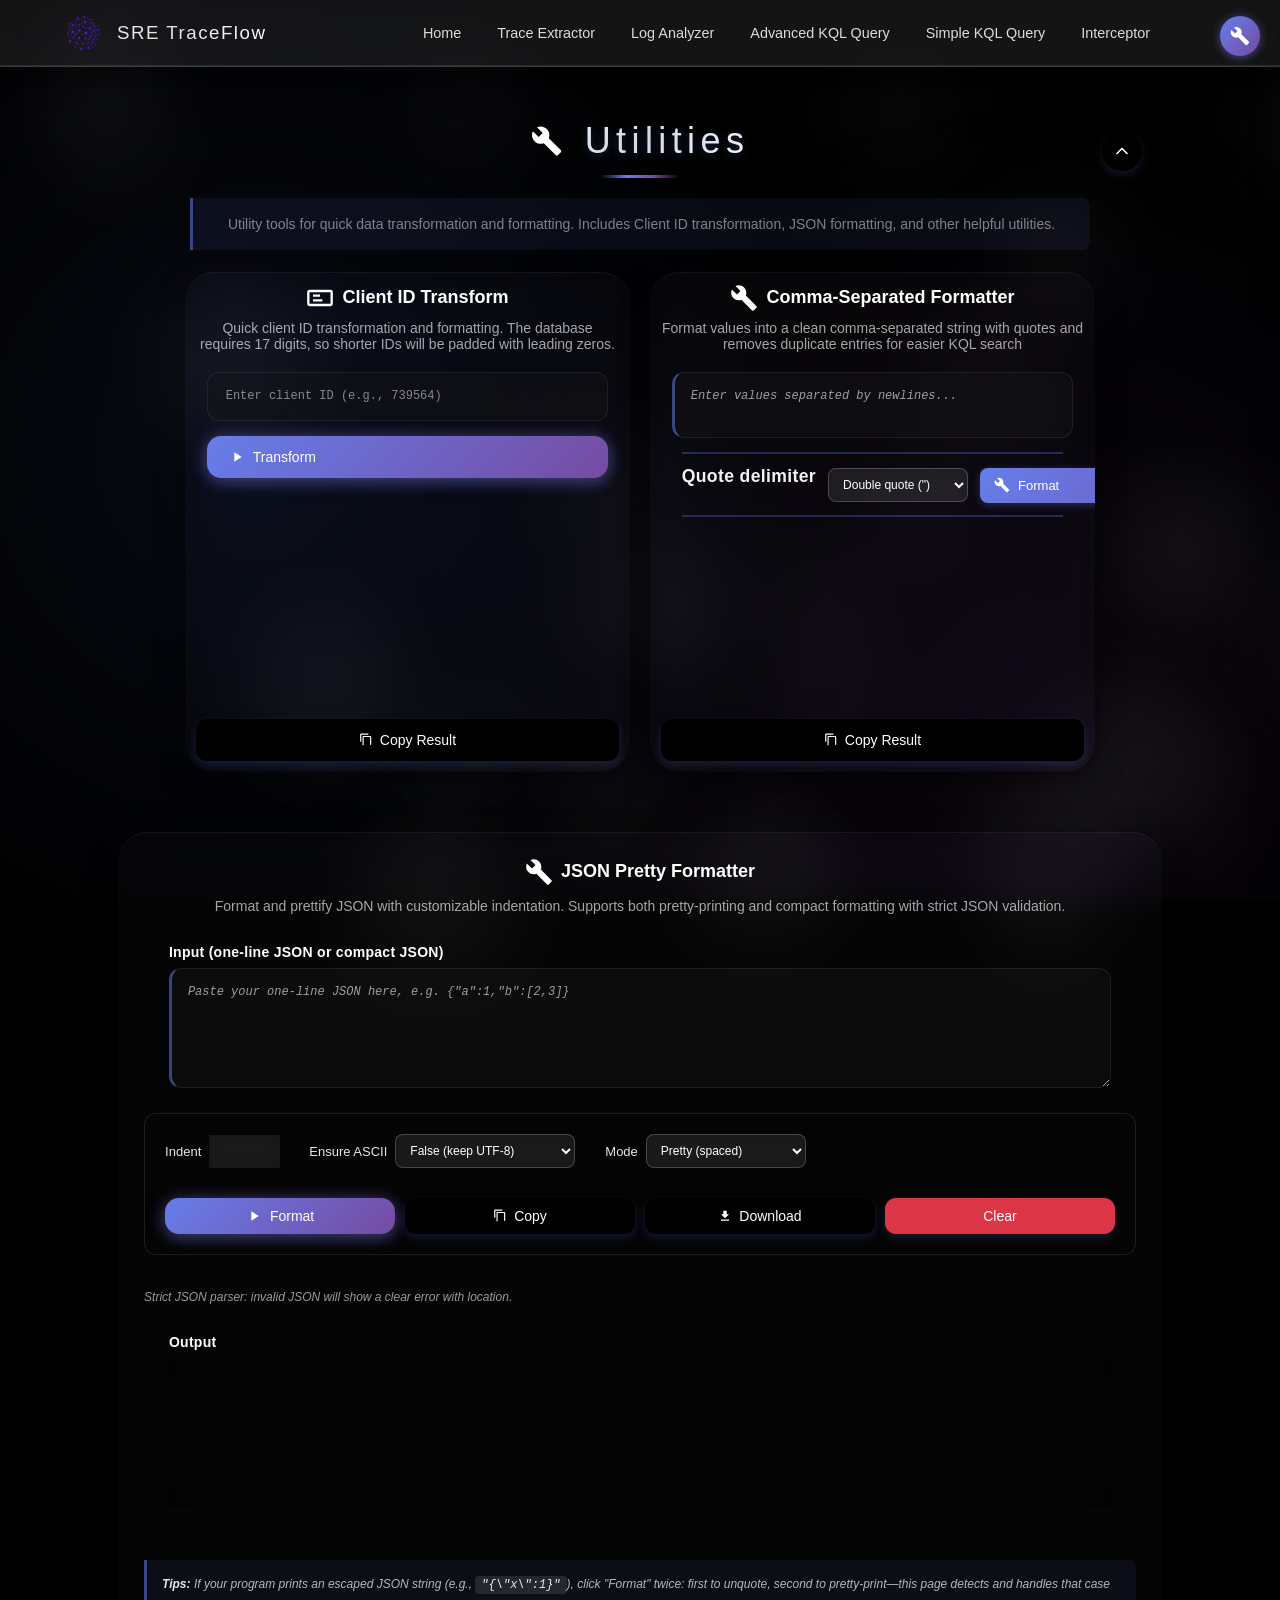
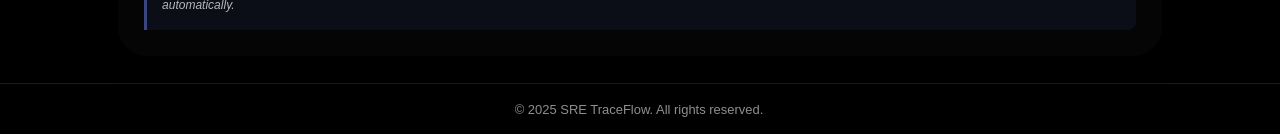
<file: utilities.html>
<!DOCTYPE html>
<html lang="en">
<head>
  <meta charset="UTF-8">
  <meta name="viewport" content="width=device-width, initial-scale=1.0">
  <title>Utilities - SRE TraceFlow</title>
  
  <link rel="stylesheet" href="assets/css/common.css">
  <link rel="stylesheet" href="assets/css/tools.css">
<style>
  .desc-content { max-width: 900px; margin:12px auto 0; overflow:hidden; max-height:0; opacity:0; transition:max-height .35s ease, opacity .35s ease; }
  .desc-content.open { max-height: 200px; opacity:1; }
  .hero { text-align: center; }
  .utilities-grid {
    display: grid;
    grid-template-columns: repeat(2, 1fr);
    gap: 20px;
    max-width: 950px;
    margin: 0 auto 50px auto;
    padding: 0 20px;
  }
  .utilities-container {
    max-width: 100%;
    min-height: 500px;
    display: flex;
    flex-direction: column;
    justify-content: flex-start;
    padding: 2.5% 2.5% !important;
    overflow: hidden;
    background-color: rgba(255, 255, 255, 0.02);
    backdrop-filter: blur(10px) saturate(180%);
    border: none;
    box-shadow: 0 8px 32px rgba(0, 0, 0, 0.3),
                0 2px 8px rgba(0, 0, 0, 0.2),
                inset 0 1px 0 rgba(255, 255, 255, 0.05);
    border-radius: 29px;
  }
  .utilities-container h2 {
    margin-top: 0;
    margin-bottom: 8px;
    text-align: center;
  }
  .utilities-container p {
    margin: 0 auto 20px auto;
    text-align: center;
    opacity: 0.8;
    max-width: 100%;
    width: 100%;
    display: block;
    font-size: 14px;
  }
  .utilities-container .input-section {
    flex-shrink: 0;
    margin: 0 0 15px 0;
    width: 100%;
  }
  .utilities-container .input-wrapper {
    width: 100%;
  }
  .utilities-container .input-wrapper input,
  .utilities-container .input-wrapper textarea {
    width: 100%;
    box-sizing: border-box;
  }
  .utilities-container .input-wrapper textarea {
    resize: none;
    overflow-y: auto;
    min-height: 50px;
    max-height: 200px;
  }
  .utilities-container .action-section {
    margin: 0 0 15px 0;
    width: 100%;
  }
  .utilities-container .analyze-btn {
    width: 100%;
    box-sizing: border-box;
  }
  .utilities-container .result {
    flex: 1;
    min-height: 40px;
    margin: 0 0 15px 0;
    width: 100%;
    box-sizing: border-box;
  }
  .utilities-container .button-group {
    margin-top: auto !important;
    margin-bottom: 0;
    width: 100%;
  }
  .utilities-container .button-group button {
    width: 100%;
    box-sizing: border-box;
  }
  @media (max-width: 768px) {
    .utilities-grid {
      grid-template-columns: 1fr;
    }
  }
</style>
</head>
<body class="utilities">
  <div id="navbar-container"></div>

  <div class="main-content">
    <div class="hero">
      <div class="hero-header">
        <h1><img src="assets/icons/wrench_white.svg" alt="" style="width:32px;height:32px;margin-right:8px;vertical-align:middle;">Utilities</h1>
        <button class="desc-toggle" type="button" onclick="toggleDesc()" title="Hide description">
          <svg width="20" height="20" viewBox="0 0 24 24" fill="none" xmlns="http://www.w3.org/2000/svg">
            <path d="M18 15l-6-6-6 6" stroke="currentColor" stroke-width="2" stroke-linecap="round" stroke-linejoin="round"/>
          </svg>
        </button>
      </div>
      <div id="pageDesc" class="desc-content open" aria-hidden="false">
        <p>Utility tools for quick data transformation and formatting. Includes Client ID transformation, JSON formatting, and other helpful utilities.</p>
      </div>
    </div>

    <div class="utilities-grid">
      <!-- Client ID Transform -->
      <div class="container utilities-container">
      <h2><img src="assets/icons/id-card_white.svg" alt="" style="width:28px;height:28px;margin-right:8px;vertical-align:middle;">Client ID Transform</h2>
      <p>Quick client ID transformation and formatting. The database requires 17 digits, so shorter IDs will be padded with leading zeros.</p>
      
      <div class="input-section">
        <div class="input-wrapper">
          <input type="text" id="numberInput" placeholder="Enter client ID (e.g., 739564)">
        </div>
      </div>
      
      <div class="action-section">
        <button onclick="formatNumber()" class="analyze-btn">
          <img src="assets/icons/play_white.svg" alt="" width="16" height="16"> Transform
        </button>
      </div>
      
      <div id="result" class="result" style="font-family: 'Consolas', 'Monaco', monospace; text-align: center; min-height: 40px; display: flex; align-items: center; justify-content: center;"></div>
      
      <div class="button-group">
        <button onclick="copyResult()" class="copy">
          <img src="assets/icons/copy_white.svg" alt="" width="14" height="14"> Copy Result
        </button>
      </div>
      </div>

      <!-- Comma-Separated Formatter -->
      <div class="container utilities-container">
      <h2><img src="assets/icons/wrench_white.svg" alt="" style="width:28px;height:28px;margin-right:8px;vertical-align:middle;">Comma-Separated Formatter</h2>
      <p>Format values into a clean comma-separated string with quotes and removes duplicate entries for easier KQL search</p>
      
      <div class="input-section comma-formatter-section">
        <div class="input-wrapper">
          <textarea id="commaFormatterInput" rows="2" placeholder="Enter values separated by newlines..."></textarea>
          <div class="comma-formatter-actions">
            <label for="commaDelimiter" class="comma-delimiter-label">Quote delimiter</label>
            <select id="commaDelimiter" class="comma-delimiter-select">
              <option value="&quot;" selected>Double quote (")</option>
              <option value="'">Single quote (')</option>
            </select>
            <button onclick="formatCommaSeparated()" class="analyze-btn">
              <img src="assets/icons/wrench_white.svg" alt="" width="16" height="16"> Format
            </button>
          </div>
        </div>
      </div>
      
      <div id="commaFormatterResult" class="result" style="font-family: 'Consolas', 'Monaco', monospace; text-align: left; min-height: 40px; padding: 15px; word-wrap: break-word; white-space: pre-wrap; overflow-wrap: break-word; max-height: none !important; overflow-y: visible !important; height: auto !important;"></div>
      
      <div class="button-group">
        <button onclick="copyCommaFormatterResult()" class="copy">
          <img src="assets/icons/copy_white.svg" alt="" width="14" height="14"> Copy Result
        </button>
      </div>
      </div>
    </div>

    <!-- JSON Pretty Formatter -->
    <div class="container utilities-container" style="max-width: 1200px; margin: 60px auto 0; min-height: auto;">
      <h2 style="margin-top: 0; margin-bottom: 12px; text-align: center;"><img src="assets/icons/wrench_white.svg" alt="" style="width:28px;height:28px;margin-right:8px;vertical-align:middle;">JSON Pretty Formatter</h2>
      <p style="margin: 0 auto 30px auto; text-align: center; opacity: 0.8; max-width: 100%; width: 100%; display: block; font-size: 14px;">Format and prettify JSON with customizable indentation. Supports both pretty-printing and compact formatting with strict JSON validation.</p>
      
      <div class="input-section" style="margin: 0 0 25px 0; width: 100%;">
        <div class="input-wrapper" style="width: 100%;">
          <label for="jsonInput" style="display: block; font-size: 14px; font-weight: 600; color: #ffffff; margin-bottom: 8px; margin-top: 0;">Input (one‑line JSON or compact JSON)</label>
          <textarea id="jsonInput" rows="4" placeholder='Paste your one-line JSON here, e.g. {"a":1,"b":[2,3]}' style="width: 100%; box-sizing: border-box; resize: vertical; min-height: 120px;"></textarea>
        </div>
      </div>
      
      <div class="json-controls" style="display: flex; gap: 30px; flex-wrap: wrap; align-items: center; margin: 0 0 35px 0; padding: 20px; background: rgba(0, 0, 0, 0.2); border-radius: 12px; border: 1px solid rgba(255, 255, 255, 0.1); width: 100%; box-sizing: border-box;">
        <div style="flex: 1; display: flex; gap: 30px; align-items: center; flex-wrap: nowrap; min-width: 0; justify-content: flex-start;">
          <div style="display: flex; align-items: center; gap: 8px; flex-shrink: 0;">
            <label style="font-size: 13px; margin: 0; white-space: nowrap; font-weight: 500; color: rgba(255, 255, 255, 0.9);">Indent</label>
            <input id="jsonIndent" type="number" min="0" max="8" value="2" style="width: 70px; margin: 0; padding: 8px 10px; background: rgba(255, 255, 255, 0.08); border: 1px solid rgba(255, 255, 255, 0.2); border-radius: 8px; color: #ffffff; font-size: 12px; flex-shrink: 0;" />
          </div>
          <div style="display: flex; align-items: center; gap: 8px; flex-shrink: 0;">
            <label style="font-size: 13px; margin: 0; white-space: nowrap; font-weight: 500; color: rgba(255, 255, 255, 0.9);">Ensure ASCII</label>
            <select id="jsonAscii" style="margin: 0; padding: 8px 10px; background: rgba(255, 255, 255, 0.08); border: 1px solid rgba(255, 255, 255, 0.2); border-radius: 8px; color: #ffffff; font-size: 12px; cursor: pointer; width: 180px; flex-shrink: 0;">
              <option value="false" selected>False (keep UTF‑8)</option>
              <option value="true">True (escape non‑ASCII)</option>
            </select>
          </div>
          <div style="display: flex; align-items: center; gap: 8px; flex-shrink: 0;">
            <label style="font-size: 13px; margin: 0; white-space: nowrap; font-weight: 500; color: rgba(255, 255, 255, 0.9);">Mode</label>
            <select id="jsonMode" style="margin: 0; padding: 8px 10px; background: rgba(255, 255, 255, 0.08); border: 1px solid rgba(255, 255, 255, 0.2); border-radius: 8px; color: #ffffff; font-size: 12px; cursor: pointer; width: 160px; flex-shrink: 0;">
              <option value="pretty" selected>Pretty (spaced)</option>
              <option value="compact">Compact (one line)</option>
            </select>
          </div>
        </div>
        <div class="button-group" style="margin: 0; display: flex; gap: 10px; flex-wrap: wrap; flex-shrink: 0;">
          <button class="analyze-btn" id="jsonFormatBtn" style="width: auto; padding: 10px 18px;">
            <img src="assets/icons/play_white.svg" alt="" width="16" height="16"> Format
          </button>
          <button class="copy" id="jsonCopyBtn" style="width: auto; padding: 10px 18px;">
            <img src="assets/icons/copy_white.svg" alt="" width="14" height="14"> Copy
          </button>
          <button class="copy" id="jsonDownloadBtn" style="width: auto; padding: 10px 18px;">
            <img src="assets/icons/download_white.svg" alt="" width="14" height="14"> Download
          </button>
          <button class="copy" id="jsonClearBtn" style="width: auto; padding: 10px 18px; background: #dc3545; border-color: #dc3545;">
            Clear
          </button>
        </div>
      </div>
      <small style="margin: 0 0 30px 0; display: block; color: rgba(255, 255, 255, 0.6); font-size: 12px; font-style: italic;">Strict JSON parser: invalid JSON will show a clear error with location.</small>

      <div class="input-section" style="margin: 0 0 20px 0; width: 100%;">
        <div class="input-wrapper" style="width: 100%;">
          <label for="jsonOutput" style="display: block; font-size: 14px; font-weight: 600; color: #ffffff; margin-bottom: 8px; margin-top: 0;">Output</label>
          <pre id="jsonOutput" style="background: rgba(0, 0, 0, 0.4); backdrop-filter: blur(20px); border: 1px solid rgba(255, 255, 255, 0.15); border-radius: 14px; padding: 18px; font-family: 'Consolas', 'Monaco', monospace; font-size: 13px; line-height: 1.6; color: #ffffff; white-space: pre-wrap; word-wrap: break-word; max-height: 50vh; overflow: auto; min-height: 150px; margin: 0;" aria-live="polite"></pre>
          <div id="jsonStatus" style="margin-top: 12px; font-size: 13px; min-height: 20px;"></div>
        </div>
      </div>
      
      <div style="margin: 0; padding: 15px; background: rgba(102, 126, 234, 0.08); border-left: 3px solid rgba(102, 126, 234, 0.5); border-radius: 0 8px 8px 0; font-size: 12px; color: rgba(255, 255, 255, 0.7); font-style: italic; line-height: 1.6;">
        <strong style="color: rgba(255, 255, 255, 0.9);">Tips:</strong> If your program prints an <em>escaped JSON string</em> (e.g., <code style="background: rgba(255, 255, 255, 0.1); padding: 2px 6px; border-radius: 4px; font-family: 'Consolas', 'Monaco', monospace; color: rgba(255, 255, 255, 0.9);">"{\"x\":1}"</code>), click "Format" twice:
        first to unquote, second to pretty‑print—this page detects and handles that case automatically.
      </div>
    </div>
  </div>

  <script>
    function toggleDesc(){
      const el = document.getElementById('pageDesc');
      const isOpen = el.classList.contains('open');
      if (isOpen) {
        el.classList.remove('open');
        el.setAttribute('aria-hidden', 'true');
      } else {
        el.classList.add('open');
        el.setAttribute('aria-hidden', 'false');
      }
    }
    
    // Auto-resize textarea
    function autoResizeTextarea(textarea) {
      textarea.style.height = 'auto';
      textarea.style.height = Math.min(textarea.scrollHeight, 200) + 'px';
    }
    
    document.addEventListener('DOMContentLoaded', () => {
      const commaFormatterInput = document.getElementById('commaFormatterInput');
      if (commaFormatterInput) {
        commaFormatterInput.addEventListener('input', () => {
          autoResizeTextarea(commaFormatterInput);
        });
        // Initial resize
        autoResizeTextarea(commaFormatterInput);
      }
    });
    
    // Client ID formatting functions
    function formatNumber() {
      const input = document.getElementById('numberInput');
      const result = document.getElementById('result');
      const v = input.value.trim().replace(/\D/g,'');
      
      if (!v) {
        result.textContent = 'Please enter a number';
        result.style.color = '#ff6b6b';
        return;
      }
      
      if (v.length > 17) {
        result.textContent = 'Number is too long! Maximum 17 digits allowed.';
        result.style.color = '#ff6b6b';
        return;
      }
      
      const formatted = v.padStart(17, '0');
      result.textContent = formatted;
      result.style.color = '#ffffff';
      
      // Show success animation
      result.style.transform = 'scale(1.02)';
      setTimeout(() => result.style.transform = 'scale(1)', 200);
    }
    
    function copyResult() {
      const t = document.getElementById('result').textContent;
      copyToClipboard(t, event.target.closest('button'));
    }

    // Comma-Separated Formatter functions
    function formatCommaSeparated() {
      const input = document.getElementById('commaFormatterInput');
      const result = document.getElementById('commaFormatterResult');
      const delimiter = document.getElementById('commaDelimiter')?.value || '"';
      const output = window.formatCommaSeparatedLines(input.value, delimiter);

      if (output.error) {
        result.textContent = output.error;
        result.style.color = '#ff6b6b';
        return;
      }

      result.textContent = output.formatted;
      result.style.color = '#ffffff';
      result.style.transform = 'scale(1.02)';
      setTimeout(() => result.style.transform = 'scale(1)', 200);
    }
    
    function copyCommaFormatterResult() {
      const t = document.getElementById('commaFormatterResult').textContent;
      copyToClipboard(t, event.target.closest('button'));
    }

    // JSON Pretty Formatter functions
    const $json = id => document.getElementById(id);
    const jsonInputEl = $json('jsonInput');
    const jsonOutputEl = $json('jsonOutput');
    const jsonStatusEl = $json('jsonStatus');
    const jsonIndentEl = $json('jsonIndent');
    const jsonAsciiEl = $json('jsonAscii');
    const jsonModeEl = $json('jsonMode');

    // Attempts to safely parse either raw JSON OR a quoted JSON string.
    function safeParseJSON(raw) {
      // Trim BOM and whitespace
      let s = (raw || '').trim().replace(/^\uFEFF/, '');
      // If it looks like a quoted JSON payload (e.g. "\"{\\\"a\\\":1}\""), unquote once
      const quoted = (s.startsWith('"') && s.endsWith('"')) || (s.startsWith("'") && s.endsWith("'"));
      if (quoted) {
        try {
          s = JSON.parse(s); // unescape once
        } catch (e) {
          // Fall through; we'll attempt normal parse below
        }
      }
      // Now parse as JSON
      return JSON.parse(s);
    }

    function formatJSON() {
      const raw = jsonInputEl.value;
      const indent = Number(jsonIndentEl.value || 2);
      const ensureAscii = jsonAsciiEl.value === 'true';
      const mode = jsonModeEl.value;

      try {
        const obj = safeParseJSON(raw);
        let space = mode === 'pretty' ? (isFinite(indent) ? indent : 2) : 0;

        let json = JSON.stringify(obj, (key, value) => value, space);

        if (ensureAscii) {
          // Escape non-ASCII characters
          json = json.replace(/[^\x00-\x7F]/g, ch => {
            const code = ch.codePointAt(0);
            if (code <= 0xFFFF) return '\\u' + code.toString(16).padStart(4, '0');
            // surrogate pair for code points > 0xFFFF
            const high = Math.floor((code - 0x10000) / 0x400) + 0xD800;
            const low  = ((code - 0x10000) % 0x400) + 0xDC00;
            return '\\u' + high.toString(16).padStart(4, '0') + '\\u' + low.toString(16).padStart(4, '0');
          });
        }

        jsonOutputEl.textContent = json;
        jsonStatusEl.innerHTML = '<span style="color: #4ade80;">✔ JSON is valid.</span>';
      } catch (err) {
        jsonOutputEl.textContent = '';
        // Try to show a friendlier error with position if available
        const msg = (err && err.message) ? err.message : String(err);
        jsonStatusEl.innerHTML =
          '<span style="color: #ff6b6b; white-space: pre-wrap;">✖ Invalid JSON.\n' +
          msg +
          '\n\nHints:\n' +
          '• Use double quotes for keys/strings.\n' +
          '• Remove trailing commas.\n' +
          '• Replace single quotes with double quotes.\n' +
          '• Remove comments (// or /* */) — not allowed in JSON.\n' +
          '</span>';
      }
    }

    function copyJSONOutput() {
      const text = jsonOutputEl.textContent;
      copyToClipboard(text, document.getElementById('jsonCopyBtn'));
    }

    function downloadJSONOutput() {
      const text = jsonOutputEl.textContent;
      if (!text) {
        jsonStatusEl.innerHTML = '<span style="color: #ff6b6b;">Nothing to download — format first.</span>';
        return;
      }
      const blob = new Blob([text], { type: 'application/json;charset=utf-8' });
      const a = document.createElement('a');
      a.href = URL.createObjectURL(blob);
      a.download = 'formatted.json';
      a.click();
      URL.revokeObjectURL(a.href);
      jsonStatusEl.innerHTML = '<span style="color: #4ade80;">Downloaded formatted.json</span>';
    }

    function clearJSONAll() {
      jsonInputEl.value = '';
      jsonOutputEl.textContent = '';
      jsonStatusEl.textContent = '';
      jsonInputEl.focus();
    }

    $json('jsonFormatBtn').addEventListener('click', formatJSON);
    $json('jsonCopyBtn').addEventListener('click', copyJSONOutput);
    $json('jsonDownloadBtn').addEventListener('click', downloadJSONOutput);
    $json('jsonClearBtn').addEventListener('click', clearJSONAll);

    // Quality-of-life: Ctrl/Cmd+Enter formats; auto-format on paste for small payloads
    document.addEventListener('keydown', (e) => {
      if ((e.ctrlKey || e.metaKey) && e.key === 'Enter' && document.activeElement === jsonInputEl) formatJSON();
    });
    jsonInputEl.addEventListener('paste', () => {
      setTimeout(() => {
        if (jsonInputEl.value.length < 100000) formatJSON();
      }, 0);
    });
  </script>
  <script src="assets/js/common.js"></script>
  <script src="assets/js/navbar.js"></script>

  <footer class="footer">
    <div class="footer-content">
      <p>&copy; 2025 SRE TraceFlow. All rights reserved.</p>
    </div>
  </footer>
</body>
</html>
</file>
<file: assets/css/common.css>
/* Common Styles for SRE Helper Tool */
:root {
  --neutral-btn-underglow: 0 4px 10px rgba(102, 126, 234, 0.18);
  --neutral-btn-underglow-hover: 0 6px 14px rgba(102, 126, 234, 0.28);
}

* {
  box-sizing: border-box;
}

body {
  margin: 0;
  padding: 0;
  font-family: -apple-system, BlinkMacSystemFont, 'Segoe UI', 'Roboto', 'Helvetica Neue', Arial, sans-serif;
  color: #ffffff;
  min-height: 100vh;
  position: relative;
  overflow-x: hidden;
  overflow-y: scroll; /* Always reserve scrollbar space to prevent layout shift */
  background: #000000;
  display: flex;
  flex-direction: column;
}

/* App-wide dark scrollbars */
html,
body,
textarea,
pre,
.result,
.utilities-sidebar-body,
.utilities-modal-overlay,
.utilities-modal,
.config-target-menu,
.deploy-browse-menu,
.deploy-typeahead-menu,
.config-entry-group-body,
.results,
.results-content,
#jsonOutput,
#modal-jsonOutput,
.dropdown-content pre {
  scrollbar-width: thin;
  scrollbar-color: #3a3a3e rgba(0, 0, 0, 0.45);
}

html::-webkit-scrollbar,
body::-webkit-scrollbar,
textarea::-webkit-scrollbar,
pre::-webkit-scrollbar,
.result::-webkit-scrollbar,
.utilities-sidebar-body::-webkit-scrollbar,
.utilities-modal-overlay::-webkit-scrollbar,
.utilities-modal::-webkit-scrollbar,
.config-target-menu::-webkit-scrollbar,
.deploy-browse-menu::-webkit-scrollbar,
.deploy-typeahead-menu::-webkit-scrollbar,
.config-entry-group-body::-webkit-scrollbar,
.results::-webkit-scrollbar,
.results-content::-webkit-scrollbar,
#jsonOutput::-webkit-scrollbar,
#modal-jsonOutput::-webkit-scrollbar,
.dropdown-content pre::-webkit-scrollbar {
  width: 10px;
  height: 10px;
}

html::-webkit-scrollbar-track,
body::-webkit-scrollbar-track,
textarea::-webkit-scrollbar-track,
pre::-webkit-scrollbar-track,
.result::-webkit-scrollbar-track,
.utilities-sidebar-body::-webkit-scrollbar-track,
.utilities-modal-overlay::-webkit-scrollbar-track,
.utilities-modal::-webkit-scrollbar-track,
.config-target-menu::-webkit-scrollbar-track,
.deploy-browse-menu::-webkit-scrollbar-track,
.deploy-typeahead-menu::-webkit-scrollbar-track,
.config-entry-group-body::-webkit-scrollbar-track,
.results::-webkit-scrollbar-track,
.results-content::-webkit-scrollbar-track,
#jsonOutput::-webkit-scrollbar-track,
#modal-jsonOutput::-webkit-scrollbar-track,
.dropdown-content pre::-webkit-scrollbar-track {
  background: rgba(0, 0, 0, 0.45);
  border-radius: 6px;
}

html::-webkit-scrollbar-thumb,
body::-webkit-scrollbar-thumb,
textarea::-webkit-scrollbar-thumb,
pre::-webkit-scrollbar-thumb,
.result::-webkit-scrollbar-thumb,
.utilities-sidebar-body::-webkit-scrollbar-thumb,
.utilities-modal-overlay::-webkit-scrollbar-thumb,
.utilities-modal::-webkit-scrollbar-thumb,
.config-target-menu::-webkit-scrollbar-thumb,
.deploy-browse-menu::-webkit-scrollbar-thumb,
.deploy-typeahead-menu::-webkit-scrollbar-thumb,
.config-entry-group-body::-webkit-scrollbar-thumb,
.results::-webkit-scrollbar-thumb,
.results-content::-webkit-scrollbar-thumb,
#jsonOutput::-webkit-scrollbar-thumb,
#modal-jsonOutput::-webkit-scrollbar-thumb,
.dropdown-content pre::-webkit-scrollbar-thumb {
  background: #3a3a3e;
  border-radius: 6px;
  border: 2px solid rgba(0, 0, 0, 0.35);
}

html::-webkit-scrollbar-thumb:hover,
body::-webkit-scrollbar-thumb:hover,
textarea::-webkit-scrollbar-thumb:hover,
pre::-webkit-scrollbar-thumb:hover,
.result::-webkit-scrollbar-thumb:hover,
.utilities-sidebar-body::-webkit-scrollbar-thumb:hover,
.utilities-modal-overlay::-webkit-scrollbar-thumb:hover,
.utilities-modal::-webkit-scrollbar-thumb:hover,
.config-target-menu::-webkit-scrollbar-thumb:hover,
.deploy-browse-menu::-webkit-scrollbar-thumb:hover,
.deploy-typeahead-menu::-webkit-scrollbar-thumb:hover,
.config-entry-group-body::-webkit-scrollbar-thumb:hover,
.results::-webkit-scrollbar-thumb:hover,
.results-content::-webkit-scrollbar-thumb:hover,
#jsonOutput::-webkit-scrollbar-thumb:hover,
#modal-jsonOutput::-webkit-scrollbar-thumb:hover,
.dropdown-content pre::-webkit-scrollbar-thumb:hover {
  background: #4a4a50;
}

body:not(.home-page)::before {
  content: '';
  position: fixed;
  top: 0;
  left: 0;
  width: 100%;
  height: 100%;
  background: radial-gradient(circle at 20% 50%, rgba(102, 126, 234, 0.08) 0%, transparent 50%),
              radial-gradient(circle at 80% 80%, rgba(118, 75, 162, 0.08) 0%, transparent 50%);
  pointer-events: none;
  z-index: 0;
}

/* Pure black background - overlays removed for clean look */

/* Utilities Panel Styles */
.utilities-panel-toggle {
  position: fixed !important;
  right: 20px !important;
  top: 16px !important;
  transform: none !important;
  z-index: 101 !important;
  width: 40px !important;
  height: 40px !important;
  border-radius: 50% !important;
  background: linear-gradient(135deg, #667eea, #764ba2) !important;
  border: none !important;
  cursor: pointer !important;
  display: flex !important;
  align-items: center !important;
  justify-content: center !important;
  box-shadow: 0 2px 8px rgba(102, 126, 234, 0.4),
              0 0 12px rgba(118, 75, 162, 0.3) !important;
  transition: all 0.3s cubic-bezier(0.4, 0, 0.2, 1) !important;
  visibility: visible !important;
  opacity: 1 !important;
  pointer-events: auto !important;
}

.utilities-panel-toggle:hover {
  transform: translateY(-2px) scale(1.1) !important;
  box-shadow: 0 4px 12px rgba(102, 126, 234, 0.5),
              0 0 16px rgba(118, 75, 162, 0.4);
}

.utilities-panel-toggle img {
  width: 20px;
  height: 20px;
  filter: brightness(0) invert(1);
}

.utilities-sidebar {
  position: fixed;
  right: -400px;
  top: 0;
  width: 380px;
  height: 100vh;
  background: rgba(0, 0, 0, 0.95);
  backdrop-filter: blur(30px) saturate(180%);
  border-left: 1px solid rgba(255, 255, 255, 0.15);
  box-shadow: -4px 0 32px rgba(0, 0, 0, 0.5);
  z-index: 999;
  transition: right 0.3s cubic-bezier(0.4, 0, 0.2, 1);
  overflow: hidden;
  padding: 20px;
  display: flex;
  flex-direction: column;
  box-sizing: border-box;
}

.utilities-sidebar.open {
  right: 0;
}

.utilities-sidebar-header {
  display: flex;
  align-items: center;
  justify-content: space-between;
  margin-bottom: 30px;
  padding-bottom: 20px;
  border-bottom: 1px solid rgba(255, 255, 255, 0.1);
}

.utilities-sidebar-header h2 {
  margin: 0;
  font-size: 1.5rem;
  font-weight: 300;
  letter-spacing: 0.1em;
  color: #ffffff;
  display: flex;
  align-items: center;
  gap: 10px;
}

.utilities-sidebar-close {
  width: 32px;
  height: 32px;
  border-radius: 50%;
  background: rgba(255, 255, 255, 0.1);
  border: 1px solid rgba(255, 255, 255, 0.2);
  color: #ffffff;
  cursor: pointer;
  display: flex;
  align-items: center;
  justify-content: center;
  transition: all 0.3s ease;
  font-size: 18px;
  line-height: 1;
}

.utilities-sidebar-close:hover {
  background: rgba(255, 255, 255, 0.2);
  transform: rotate(90deg);
}

.utilities-sidebar-body {
  flex: 1;
  overflow-y: auto;
  min-height: 0;
}

.utilities-sidebar-footer {
  margin-top: auto;
  padding-top: 16px;
  border-top: 1px solid rgba(255, 255, 255, 0.1);
  flex-shrink: 0;
}

.utility-config-link {
  padding: 16px 20px;
  background: rgba(255, 255, 255, 0.05);
  border: 1px solid rgba(255, 255, 255, 0.1);
  border-radius: 12px;
  transition: all 0.3s cubic-bezier(0.4, 0, 0.2, 1);
  display: flex;
  align-items: center;
  gap: 12px;
  text-decoration: none;
  color: inherit;
}

.utility-config-link:hover {
  background: rgba(255, 255, 255, 0.1);
  border-color: rgba(102, 126, 234, 0.5);
  transform: translateX(-4px);
  box-shadow: 0 4px 12px rgba(102, 126, 234, 0.2);
}

.utility-config-link.active {
  background: linear-gradient(135deg, rgba(102, 126, 234, 0.35), rgba(118, 75, 162, 0.25));
  border-color: rgba(102, 126, 234, 0.6);
}

.utilities-list {
  display: flex;
  flex-direction: column;
  gap: 12px;
}

.utility-item {
  padding: 16px 20px;
  background: rgba(255, 255, 255, 0.05);
  border: 1px solid rgba(255, 255, 255, 0.1);
  border-radius: 12px;
  cursor: pointer;
  transition: all 0.3s cubic-bezier(0.4, 0, 0.2, 1);
  display: flex;
  align-items: center;
  gap: 12px;
}

.utility-item:hover {
  background: rgba(255, 255, 255, 0.1);
  border-color: rgba(102, 126, 234, 0.5);
  transform: translateX(-4px);
  box-shadow: 0 4px 12px rgba(102, 126, 234, 0.2);
}

.utility-item-icon {
  width: 32px;
  height: 32px;
  flex-shrink: 0;
}

.utility-item-name {
  font-size: 15px;
  font-weight: 500;
  color: #ffffff;
  flex: 1;
}

/* Utilities Modal Overlay */
.utilities-modal-overlay {
  position: fixed;
  top: 0;
  left: 0;
  width: 100%;
  height: 100%;
  background: rgba(0, 0, 0, 0.85);
  backdrop-filter: blur(10px);
  z-index: 2000;
  display: none;
  align-items: center;
  justify-content: center;
  padding: 20px;
  box-sizing: border-box;
  overflow-y: auto;
}

.utilities-modal-overlay.open {
  display: flex;
}

.utilities-modal {
  background-color: rgba(255, 255, 255, 0.02);
  backdrop-filter: blur(10px) saturate(180%);
  border: none;
  border-radius: 29px;
  box-shadow: 0 8px 32px rgba(0, 0, 0, 0.3),
              0 2px 8px rgba(0, 0, 0, 0.2),
              inset 0 1px 0 rgba(255, 255, 255, 0.05);
  max-width: 900px;
  width: 100%;
  max-height: 90vh;
  overflow-y: auto;
  padding: 2.5% 2.5%;
  position: relative;
  animation: modalFadeIn 0.3s ease-out;
}

@keyframes modalFadeIn {
  from {
    opacity: 0;
    transform: scale(0.95) translateY(20px);
  }
  to {
    opacity: 1;
    transform: scale(1) translateY(0);
  }
}

.utilities-modal-header {
  display: flex;
  align-items: center;
  justify-content: space-between;
  margin-bottom: 25px;
  padding-bottom: 20px;
  border-bottom: 1px solid rgba(255, 255, 255, 0.1);
}

.utilities-modal-header h2 {
  margin: 0;
  font-size: 1.8rem;
  font-weight: 300;
  letter-spacing: 0.1em;
  color: #ffffff;
  display: flex;
  align-items: center;
  gap: 12px;
}

.utilities-modal-close {
  width: 36px;
  height: 36px;
  border-radius: 50%;
  background: rgba(255, 255, 255, 0.1);
  border: 1px solid rgba(255, 255, 255, 0.2);
  color: #ffffff;
  cursor: pointer;
  display: flex;
  align-items: center;
  justify-content: center;
  transition: all 0.3s ease;
  font-size: 20px;
  line-height: 1;
}

.utilities-modal-close:hover {
  background: rgba(255, 255, 255, 0.2);
  transform: rotate(90deg);
}

.utilities-modal-content {
  color: #ffffff;
}

/* Apply utilities page styling to modal content */
.utilities-modal-content .input-section {
  margin: 0 0 20px 0;
  width: 100%;
  box-sizing: border-box;
}

.utilities-modal-content .input-wrapper {
  width: 100%;
}

.utilities-modal-content .input-wrapper input,
.utilities-modal-content .input-wrapper textarea {
  width: 100%;
  box-sizing: border-box;
}

.utilities-modal-content .input-wrapper textarea {
  resize: vertical;
  min-height: 50px;
  max-height: 200px;
}

.utilities-modal-content .action-section {
  margin: 0 0 15px 0;
  width: 100%;
}

.utilities-modal-content .action-section .analyze-btn {
  width: 100%;
  box-sizing: border-box;
}

.comma-formatter-section {
  margin-bottom: 20px;
}

.comma-formatter-actions {
  display: flex;
  align-items: center;
  justify-content: flex-start;
  gap: 12px;
  flex-wrap: nowrap;
  width: 100%;
  margin-top: 14px;
  padding: 16px 2.5% 14px 2.5%;
  box-sizing: border-box;
  position: relative;
  transition: all 0.3s ease;
}

.comma-formatter-actions::before {
  content: '';
  position: absolute;
  top: 0;
  left: 2.5%;
  right: 2.5%;
  height: 2px;
  background: rgba(102, 126, 234, 0.3);
  transition: all 0.3s ease;
}

.comma-formatter-actions::after {
  content: '';
  position: absolute;
  bottom: 0;
  left: 2.5%;
  right: 2.5%;
  height: 2px;
  background: rgba(102, 126, 234, 0.3);
  transition: all 0.3s ease;
}

.comma-formatter-actions:hover::before,
.comma-formatter-actions:hover::after {
  background: linear-gradient(90deg, #667eea, #764ba2);
  opacity: 0.8;
}

.comma-formatter-actions .analyze-btn {
  width: auto;
  flex-shrink: 0;
  margin: 0;
  height: 35px;
  min-height: 35px;
  padding: 0 14px;
  border-radius: 8px;
  font-size: 13px;
  box-sizing: border-box;
  box-shadow: 0 2px 8px rgba(102, 126, 234, 0.3);
}

.comma-delimiter-label {
  display: flex;
  align-items: center;
  width: auto;
  font-size: 13px;
  margin: 0;
  white-space: nowrap;
  font-weight: 500;
  color: rgba(255, 255, 255, 0.9);
  flex-shrink: 0;
  line-height: 1;
}

.comma-delimiter-select {
  display: inline-block;
  width: auto;
  margin: 0;
  padding: 8px 10px;
  background: rgba(255, 255, 255, 0.08);
  border: 1px solid rgba(255, 255, 255, 0.2);
  border-radius: 8px;
  color: #ffffff;
  font-size: 12px;
  cursor: pointer;
  min-width: 140px;
  flex-shrink: 0;
}

.utilities-modal-content .comma-formatter-section {
  margin-bottom: 20px;
}

.utilities-modal-content .comma-formatter-actions .analyze-btn {
  width: auto;
  height: 35px !important;
  min-height: 35px !important;
  padding: 0 14px !important;
  border-radius: 8px !important;
  font-size: 13px !important;
  box-shadow: 0 2px 8px rgba(102, 126, 234, 0.3) !important;
}

.utilities-modal-content .comma-formatter-actions .analyze-btn:hover {
  transform: translateY(-1px) !important;
  box-shadow: 0 4px 12px rgba(102, 126, 234, 0.4) !important;
}

.utilities-modal-content .result {
  flex: 1;
  min-height: 40px;
  margin: 0 0 15px 0;
  width: 100%;
  box-sizing: border-box;
}

.utilities-modal-content .button-group {
  margin-top: auto !important;
  margin-bottom: 0;
  width: 100%;
}

.utilities-modal-content .button-group button {
  width: 100%;
  box-sizing: border-box;
}

/* Ensure modal buttons match utilities page styling */
.utilities-modal-content .analyze-btn,
.utilities-modal-content .button-group .analyze-btn {
  background: linear-gradient(135deg, #667eea, #764ba2) !important;
  color: #ffffff;
  border: none;
  border-radius: 14px;
  padding: 13px 22px;
  font-size: 14px;
  font-weight: 500;
  cursor: pointer;
  transition: all 0.3s cubic-bezier(0.4, 0, 0.2, 1);
  box-shadow: 0 4px 16px rgba(102, 126, 234, 0.4),
              0 0 20px rgba(118, 75, 162, 0.3);
}

.utilities-modal-content .analyze-btn:hover,
.utilities-modal-content .button-group .analyze-btn:hover {
  background: linear-gradient(135deg, #5a6fd8, #6a3d8f) !important;
  transform: translateY(-3px) scale(1.02);
  box-shadow: 0 8px 28px rgba(102, 126, 234, 0.5),
              0 0 30px rgba(118, 75, 162, 0.4);
}

.utilities-modal-content .button-group button.copy {
  background: #000000 !important;
  border: none !important;
  color: #ffffff;
  box-shadow: var(--neutral-btn-underglow) !important;
}

.utilities-modal-content .button-group button.copy:hover {
  background: #1a1a1a !important;
  transform: translateY(-2px);
  box-shadow:
    0 2px 8px rgba(0, 0, 0, 0.2),
    var(--neutral-btn-underglow-hover) !important;
}

/* Navigation Styles */
.navbar {
  background: rgba(255, 255, 255, 0.08);
  backdrop-filter: blur(30px) saturate(180%);
  border-bottom: 1px solid rgba(255, 255, 255, 0.15);
  padding: 16px 0;
  position: sticky;
  top: 0;
  z-index: 100;
  box-shadow: 0 4px 16px rgba(0, 0, 0, 0.2),
              inset 0 -1px 0 rgba(255, 255, 255, 0.1);
}

/* Reserve space for navbar container to prevent layout shift */
#navbar-container {
  min-height: 54px;
  flex-shrink: 0;
}

.nav-container {
  max-width: 1080px;
  margin: 0 auto;
  padding: 0 18px;
  display: flex;
  justify-content: flex-end;
  align-items: center;
  gap: 20px;
  width: 100%;
  box-sizing: border-box;
  position: relative;
}

.nav-logo {
  font-size: 1.17rem;
  font-weight: 300;
  text-decoration: none;
  font-family: -apple-system, BlinkMacSystemFont, 'Segoe UI', 'Roboto', 'Helvetica Neue', Arial, sans-serif;
  letter-spacing: 0.08em;
  background: linear-gradient(135deg, #ffffff 0%, #e0e0e0 50%, #ffffff 100%);
  -webkit-background-clip: text;
  -webkit-text-fill-color: transparent;
  background-clip: text;
  display: inline-flex;
  align-items: center;
  gap: 7px;
  flex-shrink: 0;
  white-space: nowrap;
  position: fixed;
  left: 5%;
  top: 50%;
  transform: translateY(-50%);
  z-index: 101;
}

.nav-logo::before,
.nav-logo::after { display: none !important; }

.nav-links {
  display: flex;
  gap: 12px;
  justify-content: flex-end;
  flex-wrap: nowrap;
  align-items: center;
  flex-shrink: 1;
  min-width: 0;
  margin-left: 0;
}

.nav-links a {
  color: rgba(255, 255, 255, 0.85);
  text-decoration: none;
  padding: 9px 12px;
  border-radius: 9px;
  transition: all 0.3s cubic-bezier(0.4, 0, 0.2, 1);
  font-weight: 500;
  position: relative;
  overflow: hidden;
  white-space: nowrap;
  font-size: 0.9rem;
  flex-shrink: 0;
}

.nav-links a::before {
  content: '';
  position: absolute;
  bottom: 0;
  left: 50%;
  transform: translateX(-50%) scaleX(0);
  width: 80%;
  height: 2px;
  background: linear-gradient(90deg, transparent, rgba(102, 126, 234, 0.8), transparent);
  transition: transform 0.3s ease;
}

.nav-links a:hover {
  background: rgba(255, 255, 255, 0.12);
  color: #fff;
  transform: translateY(-1px);
}

.nav-links a:hover::before {
  transform: translateX(-50%) scaleX(1);
}

.nav-links a.active {
  color: #fff;
  background: rgba(0, 0, 0, 0.3);
  font-weight: 600;
  border: 1px solid rgba(255, 255, 255, 0.2);
  box-shadow: 0 2px 8px rgba(0, 0, 0, 0.2);
}

.nav-links a.active::before {
  transform: translateX(-50%) scaleX(1);
  background: linear-gradient(90deg, transparent, rgba(102, 126, 234, 1), transparent);
}

/* Main Content */
.main-content {
  padding: 27px 18px;
  max-width: 1080px;
  margin: 0 auto;
  position: relative;
  z-index: 1;
  opacity: 1;
  animation: none;
  width: 100%;
  box-sizing: border-box;
  flex: 1 0 auto;
}

.hero {
  max-width: 1080px;
  margin: 27px auto 22px auto;
  text-align: center;
  position: relative;
}

.hero-header {
  display: flex;
  align-items: center;
  justify-content: center;
  width: 100%;
  max-width: 1080px;
  margin: 0 auto;
  position: relative;
  padding: 0 18px;
  box-sizing: border-box;
  min-height: 54px;
}

.hero h1 {
  font-family: -apple-system, BlinkMacSystemFont, 'Segoe UI', 'Roboto', 'Helvetica Neue', Arial, sans-serif;
  font-size: 2.25rem;
  font-weight: 300;
  letter-spacing: 0.15em;
  margin: 0;
  background: linear-gradient(135deg, #ffffff 0%, #e0e0e0 50%, #ffffff 100%);
  -webkit-background-clip: text;
  -webkit-text-fill-color: transparent;
  background-clip: text;
  position: absolute;
  left: 50%;
  transform: translateX(-50%);
  text-shadow: none;
  display: inline-flex;
  align-items: center;
  justify-content: center;
  gap: 14px;
  flex-wrap: wrap;
}

.hero h1::before {
  display: none;
}

/* Page-specific icons now in HTML as SVG images */

.hero h1::after {
  content: '';
  position: absolute;
  bottom: -9px;
  left: 50%;
  transform: translateX(-50%);
  width: 72px;
  height: 2px;
  background: linear-gradient(90deg, transparent, rgba(255, 255, 255, 0.6), transparent);
}

.hero p {
  margin: 0;
  color: #ffffff;
  font-weight: 400;
  opacity: 0.6;
}

/* Container Styles */
.container {
  background: rgba(255, 255, 255, 0.08);
  backdrop-filter: blur(30px) saturate(180%);
  padding: 2.5% 2.5%;
  border-radius: 22px;
  box-shadow: 0 8px 32px rgba(0, 0, 0, 0.4),
              inset 0 1px 0 rgba(0, 0, 0, 0.3);
  border: 1px solid rgba(255, 255, 255, 0.18);
  opacity: 1;
  transition: all 0.4s cubic-bezier(0.4, 0, 0.2, 1);
  position: relative;
  animation: none;
}

/* Make step containers smaller */
.container.step-container {
  padding: 2.5% 2.5%;
  background-color: rgba(255, 255, 255, 0.02) !important;
  backdrop-filter: blur(10px) saturate(180%) !important;
  border: none !important;
  box-shadow: 0 8px 32px rgba(0, 0, 0, 0.3),
              0 2px 8px rgba(0, 0, 0, 0.2),
              inset 0 1px 0 rgba(255, 255, 255, 0.05) !important;
  position: relative;
  overflow: visible;
}


.container:hover {
  transform: translateY(-2px);
  box-shadow: 0 12px 40px rgba(0, 0, 0, 0.5),
              inset 0 1px 0 rgba(0, 0, 0, 0.4);
  border-color: rgba(255, 255, 255, 0.25);
}

.container.step-container:hover {
  transform: none;
  box-shadow: none;
  border-color: transparent;
}

/* Shared keyframes - consolidated to avoid duplication */
@keyframes fadeIn {
  from {
    opacity: 0;
  }
  to {
    opacity: 1;
  }
}

@keyframes fadeInUp {
  from {
    opacity: 0;
    transform: translateY(20px);
  }
  to {
    opacity: 1;
    transform: translateY(0);
  }
}

/* Form Elements */
h2 {
  margin: 0 0 14px;
  font-family: -apple-system, BlinkMacSystemFont, 'Segoe UI', 'Roboto', 'Helvetica Neue', Arial, sans-serif;
  font-size: 18px;
  font-weight: 600;
  text-align: center;
  color: #ffffff;
}

.container p,
.container blockquote {
  opacity: 0.6;
  color: rgba(255, 255, 255, 0.8);
  max-width: 77%;
  margin: 0 auto;
  font-size: 14px;
}

.container blockquote {
  border-left: 3px solid rgba(255, 255, 255, 0.3);
  padding-left: 18px;
  font-style: italic;
  margin-left: auto;
  margin-right: auto;
}

label {
  display: block;
  width: 100%;
  margin-top: 11px;
  margin-bottom: 4px;
  font-size: 14px;
  color: #ffffff;
  font-weight: 500;
}

input,
textarea,
select {
  display: block;
  width: 100%;
  margin-top: 0;
  font-size: 12px !important;
}

input {
  background: rgba(18, 18, 20, 0.45);
  backdrop-filter: blur(8px);
  color: #ffffff;
  border: 1px solid rgba(255, 255, 255, 0.08);
  padding: 13px 16px;
  border-radius: 11px;
  transition: all 0.3s cubic-bezier(0.4, 0, 0.2, 1);
  font-size: 12px;
  font-weight: 500;
  box-shadow: none;
}

textarea {
  background: rgba(18, 18, 20, 0.45);
  backdrop-filter: blur(8px);
  color: #ffffff;
  border: 1px solid rgba(255, 255, 255, 0.08);
  border-left: 3px solid rgba(102, 126, 234, 0.5);
  padding: 13px 16px;
  border-radius: 11px;
  transition: all 0.3s cubic-bezier(0.4, 0, 0.2, 1);
  font-size: 12px !important;
  font-weight: 500;
  box-shadow: none;
}

select {
  background: rgba(18, 18, 20, 0.45);
  backdrop-filter: blur(8px);
  color: #ffffff;
  border: 1px solid rgba(255, 255, 255, 0.08);
  padding: 13px 16px;
  border-radius: 11px;
  transition: all 0.3s cubic-bezier(0.4, 0, 0.2, 1);
  font-size: 12px;
  font-weight: 500;
  box-shadow: none;
  cursor: pointer;
}

input:focus {
  border-color: rgba(255, 255, 255, 0.1);
  outline: none;
  background: rgba(18, 18, 20, 0.55);
  box-shadow: 0 0 0 3px rgba(102, 126, 234, 0.15);
}

textarea:focus {
  border-color: rgba(255, 255, 255, 0.1);
  border-left-color: rgba(102, 126, 234, 0.8);
  outline: none;
  background: rgba(18, 18, 20, 0.55);
  box-shadow: 0 0 0 3px rgba(102, 126, 234, 0.15);
}

input::placeholder,
textarea::placeholder {
  color: rgba(255, 255, 255, 0.7);
  font-weight: 400;
}

/* Time Input Specific */
input[type="time"] {
  background: rgba(255, 255, 255, 0.1);
  color: #fff;
  border: 1px solid rgba(255, 255, 255, 0.2);
  padding: 11px 14px;
  border-radius: 7px;
  font-size: 12px;
}

input[type="time"]:focus {
  border-color: rgba(255, 255, 255, 0.5);
  outline: none;
  background: rgba(255, 255, 255, 0.15);
  box-shadow: 0 0 0 3px rgba(255, 255, 255, 0.1);
}

/* Button Styles */
.button-group {
  display: flex;
  gap: 9px;
  margin-top: 14px;
  flex-wrap: wrap;
}

.button-group button {
  flex: 1;
  padding: 13px 22px;
  font-size: 14px;
  font-weight: 500;
  color: #fff;
  border: none;
  border-radius: 11px;
  cursor: pointer;
  display: flex;
  align-items: center;
  justify-content: center;
  gap: 7px;
  transition: all 0.3s cubic-bezier(0.4, 0, 0.2, 1);
  position: relative;
  overflow: hidden;
  box-shadow: 0 4px 12px rgba(0, 0, 0, 0.2);
}

.button-group button::before {
  content: '';
  position: absolute;
  top: 0;
  left: -100%;
  width: 100%;
  height: 100%;
  background: linear-gradient(90deg, transparent, rgba(255, 255, 255, 0.2), transparent);
  transition: left 0.5s;
}

.button-group button:hover::before {
  left: 100%;
}

.button-group button.copy,
.button-group .back-btn,
.back-btn,
.reanalyze-btn,
.upload-btn,
.button-group .upload-btn,
.fullscreen-btn,
.deploy-browse-trigger,
.desc-toggle,
.selected-keywords button:not(.active-filter),
.client-btn.copy {
  box-shadow: var(--neutral-btn-underglow);
}

.button-group button.copy,
.button-group .back-btn {
  background: #000000;
  color: #ffffff;
  border: none;
}

.button-group button.copy:hover,
.button-group .back-btn:hover,
.back-btn:hover,
.reanalyze-btn:hover,
.upload-btn:hover,
.button-group .upload-btn:hover,
.fullscreen-btn:hover,
.deploy-browse-trigger:hover,
.desc-toggle:hover,
.selected-keywords button:not(.active-filter):hover,
.client-btn.copy:hover {
  box-shadow:
    0 2px 8px rgba(0, 0, 0, 0.2),
    var(--neutral-btn-underglow-hover);
}

.button-group button.copy:hover,
.button-group .back-btn:hover {
  background: #1a1a1a;
}

.tool-redirect-row {
  display: flex;
  align-items: center;
  justify-content: center;
  gap: 16px;
  flex-wrap: wrap;
  margin-top: 18px;
}

.tool-redirect-or {
  color: rgba(255, 255, 255, 0.55);
  font-size: 13px;
  font-weight: 500;
  flex-shrink: 0;
  text-transform: lowercase;
}

.tool-redirect-btn {
  background: linear-gradient(135deg, #4a4a4a, #6a0dad);
  color: white;
  border: none;
  padding: 22px 43px;
  border-radius: 999px;
  cursor: pointer;
  font-size: 14px;
  font-weight: 500;
  transition: all 0.3s ease;
  display: flex;
  align-items: center;
  gap: 14px;
  text-decoration: none;
  justify-content: center;
  flex: 1;
  min-height: 63px;
  min-width: 216px;
  margin-top: 0;
}

.tool-redirect-row > .tool-redirect-btn {
  margin-top: 0;
}

.tool-redirect-btn:hover {
  background: linear-gradient(135deg, #6a0dad, #4a4a4a);
  transform: translateY(-2px);
  box-shadow: 0 8px 25px rgba(106, 13, 173, 0.4);
}

.button-group button:not(.copy):not(.back-btn) {
  background: linear-gradient(135deg, #6c5ce7, #a29bfe);
}

.button-group button:hover {
  transform: translateY(-3px) scale(1.02);
  box-shadow: 0 8px 24px rgba(0, 0, 0, 0.3),
              0 0 20px rgba(102, 126, 234, 0.2);
}

.button-group button:active {
  transform: translateY(-1px) scale(0.98);
}

/* Result Display */
.result {
  margin-top: 9px;
  padding: 18px;
  background: rgba(0, 0, 0, 0.4);
  backdrop-filter: blur(20px);
  border: 1px solid rgba(255, 255, 255, 0.15);
  border-radius: 14px;
  font-size: 14px;
  color: #ffffff;
  white-space: pre-wrap;
  max-height: 0;
  overflow: hidden;
  opacity: 0;
  transition: all 0.4s cubic-bezier(0.4, 0, 0.2, 1);
  font-family: 'Consolas', 'Monaco', monospace;
  line-height: 1.6;
  font-weight: 500;
  box-shadow: 0 4px 16px rgba(0, 0, 0, 0.3),
              inset 0 1px 0 rgba(255, 255, 255, 0.05);
}

.result:not(:empty) {
  background: rgba(0, 0, 0, 0.5);
  backdrop-filter: blur(20px) saturate(180%);
  border: 1px solid rgba(255, 255, 255, 0.2);
  max-height: 360px;
  opacity: 1;
  transition: all 0.3s ease-out;
}

/* Footer */
.footer {
  background: #000000;
  color: #ffffff;
  padding: 18px;
  text-align: center;
  margin-top: auto;
  border-top: 1px solid rgba(255, 255, 255, 0.1);
  width: 100%;
  box-sizing: border-box;
  flex-shrink: 0;
}

.footer-content {
  max-width: 1080px;
  margin: 0 auto;
  padding: 0 18px;
  font-size: 0.81rem;
  opacity: 0.8;
  box-sizing: border-box;
}

.footer p {
  margin: 0;
  color: rgba(255, 255, 255, 0.7);
}

/* Responsive Design */
@media (max-width: 640px) {
  .nav-container {
    flex-direction: column;
    gap: 15px;
  }
  
  .nav-links {
    flex-wrap: wrap;
    justify-content: center;
  }
  
  .hero h1 {
    font-size: 2rem;
    gap: 12px;
  }
  
  .hero h1::before {
    font-size: 1.5rem;
  }
  
  .container {
    padding: 20px;
  }
  
  .button-group {
    flex-direction: column;
  }
  
  .button-group button {
    margin-bottom: 10px;
  }
}
</file>
<file: assets/css/home.css>
/* Home Page Specific Styles */
body.home-page {
  display: block;
  min-height: 100vh;
  position: relative;
  overflow-y: auto;
  overflow-x: hidden;
}

body.home-page::before {
  content: '';
  position: fixed;
  top: 0;
  left: 0;
  width: 100%;
  height: 100%;
  background: radial-gradient(circle at 20% 50%, rgba(102, 126, 234, 0.15) 0%, transparent 50%),
              radial-gradient(circle at 80% 80%, rgba(118, 75, 162, 0.15) 0%, transparent 50%);
  pointer-events: none;
  z-index: 0;
}

@keyframes gradientShift {
  0%, 100% {
    opacity: 1;
  }
  50% {
    opacity: 0.8;
  }
}

.container {
  background: rgba(255, 255, 255, 0.08);
  backdrop-filter: blur(30px) saturate(200%);
  border-radius: 29px;
  border: 1px solid rgba(255, 255, 255, 0.18);
  padding: 36px 45px 54px 45px;
  text-align: center;
  box-shadow: 0 8px 32px rgba(0, 0, 0, 0.4),
              inset 0 1px 0 rgba(0, 0, 0, 0.3);
  max-width: 990px;
  width: 100%;
  margin: 0 auto;
  position: relative;
  z-index: 1;
  isolation: isolate;
  animation: fadeInUp 0.8s ease-out;
  overflow: visible;
  min-height: auto;
  margin-bottom: 36px;
}

@keyframes fadeInUp {
  from {
    opacity: 0;
    transform: translateY(30px);
  }
  to {
    opacity: 1;
    transform: translateY(0);
  }
}

.logo {
  font-size: 2.7rem;
  margin-bottom: 18px;
  color: #fff;
}

h1 {
  font-family: -apple-system, BlinkMacSystemFont, 'Segoe UI', 'Roboto', 'Helvetica Neue', Arial, sans-serif;
  font-size: 2.7rem;
  font-weight: 300;
  letter-spacing: 0.15em;
  margin-bottom: 23px;
  background: linear-gradient(135deg, #ffffff 0%, #e0e0e0 50%, #ffffff 100%);
  -webkit-background-clip: text;
  -webkit-text-fill-color: transparent;
  background-clip: text;
  position: relative;
  text-shadow: none;
  display: flex;
  align-items: center;
  justify-content: center;
  gap: 18px;
  animation: fadeInDown 0.8s ease-out;
}

@keyframes fadeInDown {
  from {
    opacity: 0;
    transform: translateY(-20px);
  }
  to {
    opacity: 1;
    transform: translateY(0);
  }
}

h1::before {
  display: none;
}

h1::after {
  content: '';
  position: absolute;
  bottom: -14px;
  left: 50%;
  transform: translateX(-50%);
  width: 72px;
  height: 2px;
  background: linear-gradient(90deg, transparent, rgba(102, 126, 234, 0.8), rgba(118, 75, 162, 0.8), transparent);
}

.subtitle {
  color: rgba(255, 255, 255, 0.65);
  font-size: 0.99rem;
  margin-top: 36px;
  margin-bottom: 36px;
  font-weight: 400;
  max-width: 620px;
  margin-left: auto;
  margin-right: auto;
  line-height: 1.7;
  animation: fadeIn 1s ease-out 0.3s both;
}

@keyframes fadeIn {
  from {
    opacity: 0;
  }
  to {
    opacity: 1;
  }
}

.tools-grid {
  display: grid;
  grid-template-columns: repeat(3, 1fr);
  gap: 25px;
  margin-top: 45px;
  padding: 0;
  align-items: stretch;
}

.tool-card {
  background: rgba(255, 255, 255, 0.06);
  backdrop-filter: blur(30px) saturate(200%);
  border-radius: 18px;
  padding: 25px 22px;
  text-decoration: none;
  color: #fff;
  transition: all 0.5s cubic-bezier(0.4, 0, 0.2, 1);
  border: 1px solid rgba(255, 255, 255, 0.1);
  position: relative;
  overflow: hidden;
  display: flex;
  flex-direction: column;
  justify-content: flex-start;
  align-items: flex-start;
  max-width: 288px;
  width: 100%;
  margin: 0 auto;
  min-height: 180px;
  opacity: 0;
  transform: translateY(20px);
  backdrop-filter: none;
  animation: fadeInCard 0.6s ease-out forwards, applyBackdropFilter 2s ease-in-out forwards;
  box-shadow: 0 8px 32px rgba(0, 0, 0, 0.4),
              inset 0 1px 0 rgba(0, 0, 0, 0.2),
              inset 0 -1px 0 rgba(0, 0, 0, 0.3);
  isolation: isolate;
  will-change: opacity, transform, backdrop-filter;
}

.tool-card:not([data-animated]) {
  opacity: 0;
  transform: translateY(20px);
  background: rgba(255, 255, 255, 0.06);
  border-color: rgba(255, 255, 255, 0.1);
}

.tool-card:nth-child(1) { 
  animation-delay: 0.1s, 2s; /* fade starts at 0.1s, backdrop transition starts at 2s */
}
.tool-card:nth-child(2) { 
  animation-delay: 0.2s, 2s; /* fade starts at 0.2s, backdrop transition starts at 2s */
}
.tool-card:nth-child(3) { 
  animation-delay: 0.3s, 2s; /* fade starts at 0.3s, backdrop transition starts at 2s */
}
.tool-card:nth-child(4) { 
  animation-delay: 0.4s, 2s; /* fade starts at 0.4s, backdrop transition starts at 2s */
}
.tool-card:nth-child(5) { 
  animation-delay: 0.5s, 2s; /* fade starts at 0.5s, backdrop transition starts at 2s */
}
.tool-card:nth-child(6) { 
  animation-delay: 0.6s, 2s; /* fade starts at 0.6s, backdrop transition starts at 2s */
}

@keyframes fadeInCard {
  from {
    opacity: 0;
    transform: translateY(20px);
  }
  to {
    opacity: 1;
    transform: translateY(0);
  }
}

@keyframes applyBackdropFilter {
  from {
    backdrop-filter: none;
  }
  to {
    backdrop-filter: blur(30px) saturate(200%);
  }
}


.tool-card::before {
  content: '';
  position: absolute;
  top: 0;
  left: 0;
  right: 0;
  height: 4px;
  background: linear-gradient(90deg, 
    rgba(102, 126, 234, 0.8), 
    rgba(118, 75, 162, 0.8),
    rgba(102, 126, 234, 0.8));
  z-index: 1;
  transition: height 0.3s ease;
}

.tool-card::after {
  content: '';
  position: absolute;
  top: 0;
  left: -100%;
  width: 100%;
  height: 100%;
  background: linear-gradient(90deg, 
    transparent, 
    rgba(255, 255, 255, 0.12), 
    transparent);
  transition: left 0.6s ease;
  z-index: 1;
  pointer-events: none;
}

.tool-card:hover::before {
  height: 5px;
  background: linear-gradient(90deg, 
    rgba(102, 126, 234, 1), 
    rgba(118, 75, 162, 1),
    rgba(102, 126, 234, 1));
}

.tool-card:hover::after {
  left: 100%;
}

.tool-card:hover {
  transform: translateY(-8px) scale(1.02) 
             perspective(1000px) 
             rotateX(var(--rotate-x, 0deg)) 
             rotateY(var(--rotate-y, 0deg)) 
             translateZ(15px);
  background: rgba(0, 0, 0, 0.3);
  border-color: rgba(0, 0, 0, 0.5);
  box-shadow: 0 20px 40px rgba(0, 0, 0, 0.5),
              0 0 20px rgba(102, 126, 234, 0.4),
              0 0 33px rgba(118, 75, 162, 0.3),
              0 0 47px rgba(102, 126, 234, 0.1),
              inset 0 2px 0 rgba(0, 0, 0, 0.3),
              inset 0 -2px 0 rgba(0, 0, 0, 0.4);
}

.tool-card:focus,
.tool-card:active {
  outline: none;
  -webkit-tap-highlight-color: transparent;
  -webkit-touch-callout: none;
}

.tool-card:focus-visible {
  outline: none;
}

.tool-icon {
  width: 3.15rem;
  height: 3.15rem;
  margin: 0 0 18px 0;
  display: block;
  flex-shrink: 0;
  transition: all 0.5s cubic-bezier(0.4, 0, 0.2, 1);
  filter: drop-shadow(0 4px 12px rgba(0, 0, 0, 0.4));
  position: relative;
  z-index: 2;
}

.tool-card:hover .tool-icon {
  transform: scale(1.15) rotate(8deg);
  filter: drop-shadow(0 8px 20px rgba(0, 0, 0, 0.5))
          drop-shadow(0 0 30px rgba(102, 126, 234, 0.5))
          drop-shadow(0 0 50px rgba(118, 75, 162, 0.3));
}

.tool-title {
  font-size: 1.17rem;
  font-weight: 600;
  margin-bottom: 9px;
  text-align: left;
  flex-shrink: 0;
  color: #ffffff;
  letter-spacing: 0.02em;
  position: relative;
  z-index: 2;
  transition: all 0.3s ease;
  width: 100%;
}

.tool-card:hover .tool-title {
  color: rgba(255, 255, 255, 1);
}

.tool-description {
  font-size: 0.875rem;
  color: rgba(255, 255, 255, 0.75);
  line-height: 1.6;
  font-weight: 400;
  text-align: left;
  overflow: hidden;
  display: -webkit-box;
  -webkit-line-clamp: 3;
  -webkit-box-orient: vertical;
  margin-top: 0;
  position: relative;
  z-index: 2;
  transition: all 0.3s ease;
  width: 100%;
  flex: 1;
}

.tool-card:hover .tool-description {
  color: rgba(255, 255, 255, 0.9);
}

.at-a-glance {
  position: relative;
  margin: 40px 0 0;
  padding: 0;
  border-top: 1px solid rgba(255, 255, 255, 0.08);
  text-align: left;
}

.at-a-glance-eyebrow {
  position: absolute;
  top: 16px;
  left: 0;
  margin: 0;
  font-size: 0.7rem;
  font-weight: 600;
  letter-spacing: 0.18em;
  text-transform: uppercase;
  color: rgba(255, 255, 255, 0.45);
  text-align: left;
}

.glance-marquee {
  overflow: hidden;
  width: 100%;
  margin-top: 84px;
  -webkit-mask-image: linear-gradient(
    90deg,
    transparent 0%,
    #000 6%,
    #000 94%,
    transparent 100%
  );
  mask-image: linear-gradient(
    90deg,
    transparent 0%,
    #000 6%,
    #000 94%,
    transparent 100%
  );
}

.glance-track {
  display: flex;
  width: max-content;
  animation: glanceScrollRtl 55s linear infinite;
}

.glance-marquee:hover .glance-track {
  animation-play-state: paused;
}

@keyframes glanceScrollRtl {
  from {
    transform: translateX(0);
  }
  to {
    transform: translateX(-50%);
  }
}

.glance-strip {
  display: flex;
  flex-shrink: 0;
  gap: 12px;
  padding-right: 12px;
}

.glance-card {
  display: flex;
  align-items: flex-start;
  gap: 12px;
  flex: 0 0 232px;
  width: 232px;
  padding: 14px 14px 14px 12px;
  border-radius: 12px;
  background: rgba(255, 255, 255, 0.04);
  border: 1px solid rgba(255, 255, 255, 0.08);
  border-left-width: 3px;
  transition: background 0.25s ease, border-color 0.25s ease;
}

.glance-card:hover {
  background: rgba(255, 255, 255, 0.09);
}

.glance-card--azure {
  border-left-color: #667eea;
}
.glance-card--azure:hover {
  border-color: rgba(102, 126, 234, 0.35);
  border-left-color: #7b8ef0;
}

.glance-card--trace {
  border-left-color: #26c6da;
}
.glance-card--trace:hover {
  border-color: rgba(38, 198, 218, 0.35);
  border-left-color: #4dd0e1;
}

.glance-card--logs {
  border-left-color: #81c784;
}
.glance-card--logs:hover {
  border-color: rgba(129, 199, 132, 0.35);
  border-left-color: #a5d6a7;
}

.glance-card--config {
  border-left-color: #ba68c8;
}
.glance-card--config:hover {
  border-color: rgba(186, 104, 200, 0.35);
  border-left-color: #ce93d8;
}

.glance-card--time {
  border-left-color: #ffb74d;
}
.glance-card--time:hover {
  border-color: rgba(255, 183, 77, 0.35);
  border-left-color: #ffcc80;
}

.glance-card--interceptor {
  border-left-color: #7986cb;
}
.glance-card--interceptor:hover {
  border-color: rgba(121, 134, 203, 0.35);
  border-left-color: #9fa8da;
}

.glance-card--export {
  border-left-color: #ff8a65;
}
.glance-card--export:hover {
  border-color: rgba(255, 138, 101, 0.35);
  border-left-color: #ffab91;
}

.glance-card--client {
  border-left-color: #f06292;
}
.glance-card--client:hover {
  border-color: rgba(240, 98, 146, 0.35);
  border-left-color: #f48fb1;
}

.glance-card--highlight {
  border-left-color: #64b5f6;
}
.glance-card--highlight:hover {
  border-color: rgba(100, 181, 246, 0.35);
  border-left-color: #90caf9;
}

.glance-card--sync {
  border-left-color: #aed581;
}
.glance-card--sync:hover {
  border-color: rgba(174, 213, 129, 0.35);
  border-left-color: #c5e1a5;
}

.glance-icon {
  flex-shrink: 0;
  margin-top: 2px;
  opacity: 0.85;
  filter: drop-shadow(0 2px 6px rgba(0, 0, 0, 0.35));
}

.glance-body {
  min-width: 0;
}

.glance-title {
  margin: 0 0 5px;
  font-size: 0.82rem;
  font-weight: 600;
  color: #ffffff;
  letter-spacing: 0.02em;
  line-height: 1.3;
}

.glance-desc {
  margin: 0;
  font-size: 0.74rem;
  line-height: 1.45;
  color: rgba(255, 255, 255, 0.58);
}

@media (prefers-reduced-motion: reduce) {
  .glance-track {
    animation: none;
    flex-wrap: wrap;
    width: 100%;
  }

  .glance-marquee {
    -webkit-mask-image: none;
    mask-image: none;
  }

  .glance-strip[aria-hidden="true"] {
    display: none;
  }

  .glance-strip {
    flex-wrap: wrap;
    padding-right: 0;
  }

  .glance-card {
    flex: 1 1 200px;
    width: auto;
    max-width: 100%;
  }
}

.features {
  margin-top: 60px;
  padding-top: 40px;
  border-top: 1px solid rgba(255, 255, 255, 0.1);
  width: 100%;
  display: block;
  visibility: visible;
  opacity: 1;
}

.features h3 {
  color: #fff;
  font-size: 1.5rem;
  font-weight: 300;
  letter-spacing: 0.1em;
  margin-bottom: 30px;
  text-align: center;
  background: linear-gradient(135deg, #ffffff 0%, #e0e0e0 100%);
  -webkit-background-clip: text;
  -webkit-text-fill-color: transparent;
  background-clip: text;
  display: block;
  visibility: visible;
}

.feature-list {
  display: grid;
  grid-template-columns: repeat(auto-fit, minmax(220px, 1fr));
  gap: 16px;
  justify-items: stretch;
  max-width: 900px;
  margin: 0 auto;
  padding: 0;
  list-style: none;
  visibility: visible;
  opacity: 1;
}

.feature-item {
  display: flex;
  align-items: center;
  justify-content: flex-start;
  color: rgba(255, 255, 255, 0.9);
  font-size: 0.95rem;
  font-weight: 400;
  padding: 12px 16px;
  background: rgba(255, 255, 255, 0.05);
  backdrop-filter: blur(10px);
  border-radius: 12px;
  border: 1px solid rgba(255, 255, 255, 0.1);
  transition: all 0.3s cubic-bezier(0.4, 0, 0.2, 1);
  position: relative;
  overflow: hidden;
  text-align: left;
  visibility: visible;
  opacity: 1;
  min-height: 44px;
  box-sizing: border-box;
}

.feature-item::before {
  content: '';
  position: absolute;
  left: 0;
  top: 0;
  bottom: 0;
  width: 3px;
  background: linear-gradient(180deg, rgba(102, 126, 234, 0.8), rgba(118, 75, 162, 0.8));
  opacity: 0;
  transition: opacity 0.3s ease;
}

.feature-item:hover {
  background: rgba(255, 255, 255, 0.08);
  border-color: rgba(255, 255, 255, 0.2);
  transform: translateX(4px);
  box-shadow: 0 4px 12px rgba(0, 0, 0, 0.2);
}

.feature-item:hover::before {
  opacity: 1;
}

.feature-item img {
  display: block;
  width: 18px;
  height: 18px;
  margin-right: 12px;
  flex-shrink: 0;
  filter: drop-shadow(0 2px 4px rgba(0, 0, 0, 0.3));
  transition: transform 0.3s ease;
  vertical-align: middle;
}

.feature-item:hover img {
  transform: scale(1.1);
}

.feature-item span {
  display: inline-block;
  vertical-align: middle;
}

.feature-item i {
  margin-right: 10px;
  color: #4ade80;
}

/* Client ID Card Styles */
.client-id-card {
  cursor: default;
}

.client-id-card:hover {
  transform: translateY(-5px);
  background: rgba(0, 0, 0, 0.4);
  box-shadow: 0 15px 30px rgba(0, 0, 0, 0.2);
}

.client-id-content {
  margin-top: 20px;
  display: flex;
  flex-direction: column;
  gap: 15px;
  align-items: center;
}

.client-input {
  width: 100%;
  background: rgba(255, 255, 255, 0.15);
  color: #ffffff;
  border: 1px solid rgba(255, 255, 255, 0.3);
  padding: 10px 12px;
  border-radius: 6px;
  font-size: 12px;
  text-align: center;
  font-weight: 500;
}

.client-input:focus {
  border-color: rgba(255, 255, 255, 0.5);
  outline: none;
  background: rgba(255, 255, 255, 0.15);
}

.client-input::placeholder {
  color: rgba(255, 255, 255, 0.6);
}

.client-buttons {
  display: flex;
  gap: 10px;
  flex-wrap: wrap;
  justify-content: center;
  width: 100%;
  margin-top: 5px;
}

.client-btn {
  flex: 1;
  padding: 10px 16px;
  font-size: 14px;
  font-weight: 500;
  color: #fff;
  border: none;
  border-radius: 8px;
  cursor: pointer;
  display: flex;
  align-items: center;
  justify-content: center;
  gap: 6px;
  transition: all 0.3s ease;
  background: linear-gradient(135deg, #6c5ce7, #a29bfe);
  position: relative;
  overflow: hidden;
}

.client-btn::before {
  content: '';
  position: absolute;
  top: 0;
  left: -100%;
  width: 100%;
  height: 100%;
  background: linear-gradient(90deg, transparent, rgba(255, 255, 255, 0.2), transparent);
  transition: left 0.5s;
}

.client-btn:hover::before {
  left: 100%;
}

.client-btn.copy {
  background: #000000;
  color: #ffffff;
  box-shadow: var(--neutral-btn-underglow);
}

.client-btn.copy:hover {
  background: #1a1a1a;
  box-shadow:
    0 2px 8px rgba(0, 0, 0, 0.2),
    var(--neutral-btn-underglow-hover);
}

.client-btn:hover {
  transform: translateY(-2px);
  box-shadow: 0 8px 25px rgba(0, 0, 0, 0.2);
}

.client-result {
  margin-top: 8px;
  padding: 8px;
  background: rgba(255, 255, 255, 0.15);
  border: 1px solid rgba(255, 255, 255, 0.3);
  border-radius: 6px;
  font-size: 12px;
  color: #ffffff;
  font-family: 'Consolas', 'Monaco', monospace;
  min-height: 16px;
  width: 100%;
  word-break: break-all;
  text-align: center;
  font-weight: 500;
}

@media (max-width: 992px) {
  .tools-grid {
    grid-template-columns: repeat(2, 1fr);
    gap: 20px;
  }
  
  .feature-list {
    grid-template-columns: repeat(auto-fit, minmax(180px, 1fr));
    gap: 12px;
  }
}

@media (max-width: 768px) {
  .container {
    padding: 40px 25px;
    border-radius: 24px;
  }
  
  .features {
    margin-top: 50px;
    padding-top: 30px;
  }
  
  .feature-list {
    grid-template-columns: 1fr;
    gap: 10px;
  }
  
  .feature-item {
    justify-content: center;
    text-align: center;
    padding: 14px;
  }
  
  h1 {
    font-size: 1.8rem;
    letter-spacing: 0.1em;
    gap: 15px;
  }
  
  h1::before {
    font-size: 1.5rem;
  }
  
  .tools-grid {
    grid-template-columns: 1fr;
  }
  
  .client-buttons {
    flex-direction: column;
    width: 100%;
  }
  
  .client-btn {
    width: 100%;
    justify-content: center;
  }
}
</file>
<file: assets/css/tools.css>
/* Tool Pages Specific Styles */
.wrapper {
  display: grid;
  grid-template-columns: repeat(2, minmax(300px, 1fr));
  gap: 30px;
  max-width: 1200px;
  margin: 0 auto;
}

/* Position "What does it do?" button as part of hero header - scrolls with title */
.desc-toggle {
  position: absolute !important;
  right: 20px !important;
  top: 50% !important;
  transform: translateY(-50%) !important;
  margin: 0 !important;
  padding: 10px !important;
  border-radius: 50% !important;
  border: none !important;
  background: #000000 !important;
  backdrop-filter: none !important;
  color: #fff !important;
  cursor: pointer !important;
  transition: all 0.3s cubic-bezier(0.4, 0, 0.2, 1) !important;
  display: flex !important;
  align-items: center !important;
  justify-content: center !important;
  width: 40px !important;
  height: 40px !important;
  z-index: 10 !important;
  box-shadow: var(--neutral-btn-underglow) !important;
}

.desc-toggle svg {
  width: 20px;
  height: 20px;
  display: block;
}

.desc-toggle:hover {
  background: #1a1a1a !important;
  border-color: transparent !important;
  transform: translateY(calc(-50% - 2px)) scale(1.05) !important;
  box-shadow:
    0 2px 8px rgba(0, 0, 0, 0.2),
    var(--neutral-btn-underglow-hover) !important;
}

/* Reduce space between navbar and title on Log Analyzer */
/* Removed page-specific spacing to use global spacing */

/* Extended Search specific - single column layout */
body.extended-search .wrapper {
  display: block !important;
  max-width: 1200px !important;
}

body.extended-search .container {
  background: #000000 !important;
  backdrop-filter: none !important;
  max-width: 1200px !important;
  margin: 0 auto !important;
  width: 100% !important;
  padding: 2.5% 2.5% !important;
}

/* Modern styling for all tool pages (except home) */
body.simple-kql-query .container,
body.extended-search .container,
body.advanced-kql .container,
body.utilities .container.utilities-container,
body.log-analyzer #step1,
body.json-pretty .container,
body.configurator .container {
  max-width: 1200px;
  margin: 0 auto;
}

body.configurator .container {
  background-color: rgba(18, 18, 20, 0.55) !important;
  backdrop-filter: blur(10px) saturate(180%) !important;
  border: 1px solid rgba(255, 255, 255, 0.08) !important;
  box-shadow: 0 8px 32px rgba(0, 0, 0, 0.4),
              0 2px 8px rgba(0, 0, 0, 0.25),
              inset 0 1px 0 rgba(255, 255, 255, 0.04) !important;
}

body.configurator .container:hover {
  transform: none;
  border-color: rgba(255, 255, 255, 0.1) !important;
  box-shadow: 0 8px 32px rgba(0, 0, 0, 0.4),
              0 2px 8px rgba(0, 0, 0, 0.25),
              inset 0 1px 0 rgba(255, 255, 255, 0.04) !important;
}

body.interceptor .container {
  background-color: rgba(255, 255, 255, 0.02);
  backdrop-filter: blur(10px) saturate(180%);
  border: none;
  box-shadow: 0 8px 32px rgba(0, 0, 0, 0.3),
              0 2px 8px rgba(0, 0, 0, 0.2),
              inset 0 1px 0 rgba(255, 255, 255, 0.05);
  max-width: 1200px !important;
  margin: 0 auto !important;
  padding: 2.5% 2.5% !important;
  border-radius: 29px;
}

body.simple-kql-query h2,
body.extended-search h2,
body.advanced-kql h2 {
  font-size: 1.4rem;
  font-weight: 600;
  margin-bottom: 30px;
  color: #ffffff;
  padding-bottom: 15px;
  border-bottom: 2px solid rgba(102, 126, 234, 0.3);
  position: relative;
}

body.simple-kql-query h2::after,
body.extended-search h2::after,
body.advanced-kql h2::after {
  content: '';
  position: absolute;
  bottom: -2px;
  left: 0;
  width: 60px;
  height: 2px;
  background: linear-gradient(90deg, #667eea, #764ba2);
}

body.simple-kql-query label,
body.extended-search label,
body.advanced-kql label {
  font-size: 14px;
  font-weight: 600;
  color: rgba(255, 255, 255, 0.9);
  margin-top: 20px;
  margin-bottom: 8px;
  display: block;
}

body.simple-kql-query .deploy-wrap,
body.extended-search .deploy-wrap,
body.advanced-kql .deploy-wrap {
  display: flex;
  gap: 12px;
  align-items: center;
  margin-bottom: 8px;
  margin-top: 0;
}

body.simple-kql-query .deploy-hint,
body.extended-search .deploy-hint,
body.advanced-kql .deploy-hint {
  color: rgba(255, 255, 255, 0.5);
  font-size: 12px;
  margin-top: 0;
  margin-bottom: 20px;
  font-style: italic;
}

body.simple-kql-query .deploy-btn,
body.extended-search .deploy-btn,
body.advanced-kql .deploy-btn {
  padding: 10px 20px;
  border-radius: 10px;
  border: 1px solid rgba(102, 126, 234, 0.4);
  background: rgba(102, 126, 234, 0.15);
  color: #fff;
  cursor: pointer;
  font-weight: 500;
  transition: all 0.3s ease;
  white-space: nowrap;
}

body.simple-kql-query .deploy-btn:hover,
body.extended-search .deploy-btn:hover,
body.advanced-kql .deploy-btn:hover {
  background: rgba(102, 126, 234, 0.25);
  border-color: rgba(102, 126, 234, 0.6);
  transform: translateY(-1px);
}

body.simple-kql-query input[type="text"],
body.simple-kql-query input[type="number"],
body.simple-kql-query textarea,
body.simple-kql-query select:not(.config-target-select),
body.extended-search input[type="text"],
body.extended-search input[type="number"],
body.extended-search textarea,
body.extended-search input[type="datetime-local"],
body.extended-search select:not(.config-target-select),
body.advanced-kql input[type="text"],
body.advanced-kql input[type="number"],
body.advanced-kql textarea,
body.advanced-kql select:not(.config-target-select) {
  background: rgba(18, 18, 20, 0.45);
  backdrop-filter: blur(8px);
  border: 1px solid rgba(255, 255, 255, 0.08);
  border-radius: 10px;
  padding: 12px 16px;
  font-size: 12px;
  transition: all 0.3s ease;
  color: #ffffff;
  box-shadow: none;
}

body.simple-kql-query input[type="text"]:focus,
body.simple-kql-query input[type="number"]:focus,
body.simple-kql-query textarea:focus,
body.simple-kql-query select:not(.config-target-select):focus,
body.extended-search input[type="text"]:focus,
body.extended-search input[type="number"]:focus,
body.extended-search textarea:focus,
body.extended-search input[type="datetime-local"]:focus,
body.extended-search select:not(.config-target-select):focus,
body.advanced-kql input[type="text"]:focus,
body.advanced-kql input[type="number"]:focus,
body.advanced-kql textarea:focus,
body.advanced-kql select:not(.config-target-select):focus {
  background: rgba(18, 18, 20, 0.55);
  border-color: rgba(255, 255, 255, 0.1);
  box-shadow: 0 0 0 3px rgba(102, 126, 234, 0.15);
  outline: none;
}

body.simple-kql-query select:not(.config-target-select),
body.extended-search select:not(.config-target-select),
body.advanced-kql select:not(.config-target-select) {
  cursor: pointer;
}

body.simple-kql-query select:not(.config-target-select) option,
body.extended-search select:not(.config-target-select) option,
body.advanced-kql select:not(.config-target-select) option {
  background: #1a1a1a;
  color: #ffffff;
}

body.simple-kql-query textarea,
body.extended-search textarea,
body.advanced-kql textarea {
  font-family: inherit;
  resize: vertical;
  min-height: 100px;
  border-left: 3px solid rgba(102, 126, 234, 0.5);
  font-size: 12px !important;
}

body.simple-kql-query textarea:focus,
body.extended-search textarea:focus,
body.advanced-kql textarea:focus {
  border-left-color: rgba(102, 126, 234, 0.8);
}

body.simple-kql-query textarea::placeholder,
body.extended-search textarea::placeholder,
body.advanced-kql textarea::placeholder {
  color: rgba(255, 255, 255, 0.5);
}

body.simple-kql-query small,
body.extended-search small,
body.advanced-kql small {
  display: block;
  color: rgba(255, 255, 255, 0.5);
  font-size: 12px;
  margin-top: 6px;
  font-style: italic;
}


/* Global Time Range Selector - Step Header Style */
.global-time-range {
  background: transparent;
  backdrop-filter: none;
  border-radius: 0;
  padding: 12px 0 4px 0;
  margin: 0 0 20px 0;
  border: none;
  max-width: 100%;
  box-shadow: none;
  transition: all 0.3s ease;
  position: relative;
}

/* Spacing for global-time-range in step-containers to match regular containers */
.step-container .global-time-range {
  margin: 0 0 20px 0 !important;
}

.global-time-range::before {
  content: '';
  position: absolute;
  top: 0;
  left: 2.5%;
  right: 2.5%;
  height: 2px;
  background: rgba(102, 126, 234, 0.3);
  transition: all 0.3s ease;
}

.global-time-range::after {
  content: '';
  position: absolute;
  bottom: 0;
  left: 2.5%;
  right: 2.5%;
  height: 2px;
  background: rgba(102, 126, 234, 0.3);
  transition: all 0.3s ease;
}

.global-time-range:hover::before,
.global-time-range:hover::after {
  background: linear-gradient(90deg, #667eea, #764ba2);
  opacity: 0.8;
}

.global-time-range:hover {
}

.time-range-header {
  display: flex;
  align-items: flex-start;
  gap: 16px;
  margin-bottom: 0;
  padding: 0.5% 2.5% 0.3% 2.5%;
  background: transparent;
  backdrop-filter: none;
  border-radius: 0;
  border: none;
  margin-top: 0;
  position: relative;
  box-shadow: none;
  transition: all 0.3s ease;
  text-align: left;
}

.time-range-icon {
  display: flex;
  flex-direction: column;
  align-items: center;
  justify-content: center;
  gap: 5px;
  width: auto;
  min-width: 52px;
  height: auto;
  padding: 8px 10px 7px;
  background: #000000;
  color: #ffffff;
  border-radius: 10px;
  font-size: 18px;
  font-weight: 700;
  box-shadow: 0 3px 10px rgba(0, 0, 0, 0.3);
  transition: all 0.3s ease;
  position: relative;
  flex-shrink: 0;
}

.time-range-icon img {
  width: 20px;
  height: 20px;
  display: block;
  opacity: 1;
  flex-shrink: 0;
}

.time-range-header:hover .time-range-icon {
  transform: translateY(-2px);
  box-shadow: 0 6px 16px rgba(0, 0, 0, 0.4);
  background: #000000;
}

.time-range-header-content {
  flex: 1;
  min-width: 0;
  display: flex;
  flex-direction: column;
  gap: 8px;
  justify-content: space-between;
  overflow: visible;
}

.time-range-title-row {
  display: flex;
  align-items: center;
  gap: 12px;
  flex-wrap: nowrap;
  justify-content: flex-start;
  width: 100%;
  min-height: 26px;
  overflow: visible;
}

.time-range-title-row .time-range-title {
  flex-shrink: 0;
  margin-right: auto;
}

.time-range-title-row .time-preset-buttons {
  margin-left: auto;
  flex-shrink: 0;
  justify-content: flex-end;
}

.time-preset-buttons {
  display: flex;
  flex-wrap: nowrap;
  gap: 4px;
  align-items: center;
  justify-content: flex-end;
}

.time-preset-btn {
  padding: 3px 0;
  font-size: 10px;
  font-weight: 600;
  color: #ffffff;
  background: #000000;
  backdrop-filter: none;
  border: none;
  border-radius: 6px;
  cursor: pointer;
  transition: all 0.3s cubic-bezier(0.4, 0, 0.2, 1);
  white-space: nowrap;
  width: 34px;
  min-width: 34px;
  max-width: 34px;
  height: 24px;
  line-height: 1;
  text-align: center;
  flex-shrink: 0;
  box-shadow: 0 4px 10px rgba(102, 126, 234, 0.18);
}

.time-preset-btn[data-value="custom"] {
  width: 46px;
  min-width: 46px;
  max-width: 46px;
}

.time-preset-btn:hover {
  background: #1a1a1a;
  transform: translateY(-1px);
  box-shadow:
    0 2px 8px rgba(0, 0, 0, 0.2),
    0 6px 14px rgba(102, 126, 234, 0.28);
  color: #ffffff;
}

.time-preset-btn.active {
  background: linear-gradient(135deg, rgba(102, 126, 234, 0.3), rgba(118, 75, 162, 0.3));
  border-color: rgba(102, 126, 234, 0.6);
  color: #ffffff;
  box-shadow:
    0 2px 8px rgba(102, 126, 234, 0.35),
    0 8px 18px rgba(102, 126, 234, 0.45);
}

.time-preset-btn.active:hover {
  background: linear-gradient(135deg, rgba(102, 126, 234, 0.4), rgba(118, 75, 162, 0.4));
  border-color: rgba(102, 126, 234, 0.8);
  box-shadow:
    0 4px 12px rgba(102, 126, 234, 0.4),
    0 10px 22px rgba(102, 126, 234, 0.5);
}

.time-range-title {
  font-family: -apple-system, BlinkMacSystemFont, 'Segoe UI', 'Roboto', 'Helvetica Neue', Arial, sans-serif;
  font-size: 0.95rem;
  font-weight: 600;
  letter-spacing: 0.02em;
  margin: 0;
  color: #ffffff;
  line-height: 1.3;
  flex-shrink: 0;
}

.time-range-description {
  font-size: 0.75rem;
  color: rgba(255, 255, 255, 0.65);
  font-weight: 400;
  margin: 0;
  margin-top: auto;
  padding-bottom: 2px;
  line-height: 1.4;
  text-align: left;
}

.global-time-range-info {
  font-size: 12px;
  color: rgba(255, 255, 255, 0.5);
  font-style: italic;
  margin-bottom: 12px;
  text-align: left;
  font-weight: 400;
  padding-left: 0;
}

.time-range-controls {
  display: flex;
  align-items: center;
  justify-content: flex-end;
  gap: 8px;
  flex-wrap: nowrap;
  margin-top: 4px;
  padding: 0 2.5%;
  box-sizing: border-box;
  width: auto !important;
  max-width: 100%;
  margin-left: auto;
}

.time-range-row {
  display: flex;
  align-items: center;
  gap: 16px;
  flex-wrap: wrap;
  justify-content: center;
}

.time-label {
  display: flex;
  align-items: center;
  gap: 10px;
  font-size: 15px;
  font-weight: 600;
  color: rgba(255, 255, 255, 0.9);
  white-space: nowrap;
  padding: 8px 16px;
  background: rgba(102, 126, 234, 0.15);
  border-radius: 10px;
  border: 1px solid rgba(102, 126, 234, 0.3);
}

.time-label i {
  font-size: 16px;
  opacity: 0.8;
}

.time-preset-select {
  padding: 10px 16px;
  font-size: 12px;
  font-weight: 500;
  color: #fff;
  background: rgba(255, 255, 255, 0.08);
  backdrop-filter: blur(10px);
  border: 1px solid rgba(255, 255, 255, 0.15);
  border-radius: 10px;
  cursor: pointer;
  transition: all 0.3s cubic-bezier(0.4, 0, 0.2, 1);
  min-width: 160px;
  text-align: left;
  box-shadow: none;
}

.time-preset-select:hover {
  background: rgba(255, 255, 255, 0.15);
  border-color: rgba(255, 255, 255, 0.3);
  transform: translateY(-1px);
  box-shadow: 0 4px 12px rgba(0, 0, 0, 0.2);
}

.time-preset-select:focus {
  outline: none;
  background: rgba(255, 255, 255, 0.15);
  border-color: rgba(102, 126, 234, 0.5);
  box-shadow: 0 0 0 3px rgba(102, 126, 234, 0.2),
              0 4px 12px rgba(0, 0, 0, 0.2);
}

.time-preset-select option {
  background: #1a1a1a;
  color: #fff;
  padding: 8px;
}

.time-inputs-row {
  display: none;
  align-items: center;
  gap: 8px;
  flex-wrap: nowrap;
  justify-content: flex-end;
  width: auto;
  max-width: 100%;
}

.time-inputs-row.show {
  display: inline-flex;
  margin-top: 0;
}

.time-input {
  padding: 4px 8px;
  font-size: 12px;
  font-weight: 500;
  color: #fff;
  background: rgba(18, 18, 20, 0.45);
  backdrop-filter: blur(8px);
  border: 1px solid rgba(255, 255, 255, 0.08);
  border-radius: 6px;
  transition: all 0.3s cubic-bezier(0.4, 0, 0.2, 1);
  width: 220px;
  max-width: 220px;
  min-width: 0;
  height: 28px;
  box-sizing: border-box;
  box-shadow: none;
  flex: 0 0 auto;
}

.time-input:hover {
  background: rgba(18, 18, 20, 0.5);
  border-color: rgba(255, 255, 255, 0.1);
}

.time-input:focus {
  outline: none;
  background: rgba(18, 18, 20, 0.55);
  border-color: rgba(255, 255, 255, 0.1);
  box-shadow: 0 0 0 3px rgba(102, 126, 234, 0.15);
}

.time-separator {
  font-size: 11px;
  font-weight: 500;
  color: rgba(255, 255, 255, 0.7);
  white-space: nowrap;
  flex-shrink: 0;
}

.time-duration-display {
  font-size: 10px;
  font-weight: 700;
  color: #ffffff;
  background: rgba(255, 255, 255, 0.12);
  padding: 2px 6px;
  border-radius: 4px;
  border: 1px solid rgba(255, 255, 255, 0.22);
  text-align: center;
  min-width: 28px;
  line-height: 1.2;
  white-space: nowrap;
  flex-shrink: 0;
  margin: 0;
  pointer-events: none;
}

.time-range-icon .time-duration-display {
  width: 100%;
  box-sizing: border-box;
  background: transparent;
  border: none;
  padding: 0;
  border-radius: 0;
}

@media (max-width: 768px) {
  .wrapper {
    grid-template-columns: 1fr;
    gap: 20px;
  }
  
  .time-inputs-container {
    flex-direction: column;
    gap: 15px;
  }
  
  .time-separator {
    order: -1;
    flex-direction: row;
    gap: 15px;
  }
  
  .time-line {
    width: 40px;
    height: 2px;
  }
  
  .time-range-row {
    flex-direction: column;
    gap: 12px;
  }
  
  .time-range-title-row {
    flex-wrap: wrap;
    row-gap: 8px;
  }

  .time-range-title-row .time-preset-buttons {
    margin-left: 0;
    width: 100%;
    flex-wrap: wrap;
    height: auto;
    min-height: 24px;
    justify-content: flex-start;
  }

  .time-preset-select {
    min-width: 120px;
    font-size: 12px;
    padding: 6px 10px;
  }
  
  .time-range-controls {
    justify-content: flex-start;
    flex-wrap: wrap;
  }

  .time-inputs-row.show {
    display: flex;
    flex-wrap: wrap;
    width: 100%;
    justify-content: flex-start;
  }

  .time-input {
    width: 100%;
    max-width: 100%;
    font-size: 12px;
    padding: 6px 10px;
    height: 32px;
  }
  
  /* Mobile positioning for desc-toggle button */
  .hero-header {
    padding-right: 20px !important;
    flex-direction: column;
    gap: 15px;
    min-height: auto !important;
  }
  
  .hero h1 {
    position: relative !important;
    left: auto !important;
    transform: none !important;
    white-space: normal !important;
  }
  
  .desc-toggle {
    position: relative !important;
    right: auto !important;
    top: auto !important;
    transform: none !important;
    padding: 8px !important;
    width: 36px !important;
    height: 36px !important;
  }
  
  .desc-toggle svg {
    width: 18px;
    height: 18px;
  }
  
  .desc-toggle:hover {
    transform: translateY(-1px) !important;
  }
}

/* Log Analyzer Specific Styles */
.log-analyzer .container:not(#step2):not(#step1) {
  max-width: 1200px !important;
  margin: 0 auto !important;
  padding: 2.5% 2.5% !important;
  width: 100% !important;
  box-sizing: border-box !important;
}

/* step1 is handled by the "Modern styling for all tool pages" rule above */

/* Step2 gets special full-screen width */
.log-analyzer #step2 {
  max-width: 90vw !important;
  width: 90vw !important;
  margin: 20px auto !important;
  box-sizing: border-box !important;
}

/* Match Trace Extractor / default main-content width and side spacing */
.log-analyzer .main-content {
  max-width: 1080px !important;
  padding: 27px 18px !important;
  margin: 0 auto !important;
}

/* When step2 is visible, allow main-content to expand to accommodate 90% width */
.log-analyzer .main-content:has(#step2:not(.hidden)) {
  max-width: 100% !important;
}

/* Add bottom spacing to the last container */
.log-analyzer .step-container:last-child {
  margin-bottom: 40px !important;
}

/* Add bottom spacing for the last section in each step container */
.log-analyzer .step-container .download-section:last-child {
  margin-bottom: 2% !important;
}

.log-analyzer .main-content .container:not(#step1):not(#step2) {
  max-width: 1200px !important;
  margin: 0 auto !important;
  padding: 2.5% 2.5% !important;
  width: 100% !important;
}

/* Override for step2 to allow 90vw width */
.log-analyzer .main-content .container#step2 {
  max-width: 90vw !important;
  width: 90vw !important;
}

/* step1 width follows main-content — same as Trace Extractor */
.log-analyzer .main-content .container#step1 {
  max-width: 100% !important;
  width: 100% !important;
  margin: 20px auto !important;
}

/* Add spacing between hero and main content */
/* (using global .hero margins from common.css) */
.log-analyzer .hero h1 {
  margin-top: 0;
}

/* Ensure consistent spacing for all heroes */
.log-analyzer .hero,
.trace-extractor .hero,
.extended-search .hero,
.advanced-kql .hero,
.utilities .hero,
.json-pretty .hero,
.interceptor .hero,
body.configurator .hero {
  margin-top: 30px;
}

/* Modern Hero Section for all tool pages */
body.simple-kql-query .hero-header,
body.extended-search .hero-header,
body.advanced-kql .hero-header,
body.trace-extractor .hero-header,
body.log-analyzer .hero-header,
body.utilities .hero-header,
body.json-pretty .hero-header,
body.interceptor .hero-header,
body.configurator .hero-header {
  position: relative;
  padding-bottom: 20px;
  margin-bottom: 20px;
}

body.simple-kql-query .hero-header::after,
body.extended-search .hero-header::after,
body.advanced-kql .hero-header::after,
body.trace-extractor .hero-header::after,
body.log-analyzer .hero-header::after,
body.utilities .hero-header::after,
body.json-pretty .hero-header::after,
body.interceptor .hero-header::after,
body.configurator .hero-header::after {
  content: '';
  position: absolute;
  bottom: 0;
  left: 50%;
  transform: translateX(-50%);
  width: 80px;
  height: 3px;
  background: linear-gradient(90deg, transparent, #667eea, #764ba2, transparent);
  border-radius: 2px;
}

body.simple-kql-query .hero h1,
body.extended-search .hero h1,
body.advanced-kql .hero h1,
body.trace-extractor .hero h1,
body.log-analyzer .hero h1,
body.utilities .hero h1,
body.json-pretty .hero h1,
body.interceptor .hero h1,
body.configurator .hero h1 {
  font-family: -apple-system, BlinkMacSystemFont, 'Segoe UI', 'Roboto', 'Helvetica Neue', Arial, sans-serif;
  font-size: 2.25rem;
  font-weight: 300;
  letter-spacing: 0.15em;
  color: #ffffff;
  margin-bottom: 0;
  text-shadow: 0 2px 10px rgba(102, 126, 234, 0.3);
}

body.simple-kql-query .hero h1::after,
body.extended-search .hero h1::after,
body.advanced-kql .hero h1::after,
body.trace-extractor .hero h1::after,
body.log-analyzer .hero h1::after,
body.utilities .hero h1::after,
body.json-pretty .hero h1::after,
body.interceptor .hero h1::after,
body.configurator .hero h1::after {
  display: none;
}

body.simple-kql-query .desc-content,
body.extended-search .desc-content,
body.advanced-kql .desc-content,
body.trace-extractor .desc-content,
body.log-analyzer .desc-content,
body.utilities .desc-content,
body.json-pretty .desc-content,
body.interceptor .desc-content,
body.configurator .desc-content {
  background: rgba(102, 126, 234, 0.08);
  border-left: 3px solid rgba(102, 126, 234, 0.5);
  border-radius: 0 8px 8px 0;
  padding: 15px 20px;
  margin-top: 20px;
  max-width: 900px;
}

body.simple-kql-query .desc-content p,
body.extended-search .desc-content p,
body.advanced-kql .desc-content p,
body.trace-extractor .desc-content p,
body.log-analyzer .desc-content p,
body.utilities .desc-content p,
body.json-pretty .desc-content p,
body.interceptor .desc-content p,
body.configurator .desc-content p {
  color: rgba(255, 255, 255, 0.8);
  margin: 0 0 10px 0;
  line-height: 1.6;
  font-size: 14px;
}

body.simple-kql-query .desc-content p:last-child,
body.extended-search .desc-content p:last-child,
body.advanced-kql .desc-content p:last-child,
body.trace-extractor .desc-content p:last-child,
body.log-analyzer .desc-content p:last-child,
body.utilities .desc-content p:last-child,
body.json-pretty .desc-content p:last-child,
body.interceptor .desc-content p:last-child,
body.configurator .desc-content p:last-child {
  margin-bottom: 0;
}

body.simple-kql-query .button-group,
body.extended-search .button-group,
body.advanced-kql .button-group {
  margin-top: 15px !important; /* Override common.css .button-group margin-top: 14px */
  margin-bottom: 0 !important;
  gap: 12px !important;
}

/* Override inline style for Simple KQL Query button-group */
body.simple-kql-query .button-group[style*="margin-top"] {
  margin-top: 15px !important;
}

body.simple-kql-query .button-group button,
body.extended-search .button-group button,
body.advanced-kql .button-group button {
  padding: 12px 24px;
  font-size: 14px;
  font-weight: 500;
  border-radius: 10px;
  transition: all 0.3s cubic-bezier(0.4, 0, 0.2, 1);
  position: relative;
  overflow: hidden;
}

body.simple-kql-query .button-group button:not(.copy),
body.simple-kql-query .analyze-btn,
body.extended-search .button-group button:not(.copy),
body.advanced-kql .button-group button#generateQuery {
  background: linear-gradient(135deg, #667eea 0%, #764ba2 100%);
  border: none;
  box-shadow: 0 4px 15px rgba(102, 126, 234, 0.4);
}

body.simple-kql-query .button-group button:not(.copy):hover,
body.simple-kql-query .analyze-btn:hover,
body.extended-search .button-group button:not(.copy):hover,
body.advanced-kql .button-group button#generateQuery:hover {
  transform: translateY(-2px);
  box-shadow: 0 6px 20px rgba(102, 126, 234, 0.5);
}

body.simple-kql-query .button-group button.copy,
body.extended-search .button-group button.copy,
body.advanced-kql .button-group button.copy {
  background: #000000;
  border: none;
  box-shadow: var(--neutral-btn-underglow);
}

body.simple-kql-query .button-group button.copy:hover,
body.extended-search .button-group button.copy:hover,
body.advanced-kql .button-group button.copy:hover {
  background: #1a1a1a;
  transform: translateY(-2px);
  box-shadow:
    0 2px 8px rgba(0, 0, 0, 0.2),
    var(--neutral-btn-underglow-hover);
}

body.simple-kql-query .result,
body.extended-search .result,
body.advanced-kql .result,
body.trace-extractor .result {
  margin-top: 30px !important; /* Override common.css .result margin-top: 9px */
  margin-bottom: 0 !important;
  padding: 20px 24px !important; /* Override common.css .result padding: 18px */
  background: rgba(0, 0, 0, 0.4) !important;
  border: 1px solid rgba(102, 126, 234, 0.3) !important;
  border-radius: 12px !important;
  border-left: 4px solid #667eea !important;
  font-family: 'Courier New', monospace !important;
  font-size: 13px !important;
  line-height: 1.6 !important;
  color: rgba(255, 255, 255, 0.9) !important;
  max-height: 500px !important;
  overflow-y: auto !important;
  transition: all 0.3s ease !important;
}

body.simple-kql-query .result:hover,
body.extended-search .result:hover,
body.advanced-kql .result:hover,
body.trace-extractor .result:hover {
  border-color: rgba(102, 126, 234, 0.5);
  background: rgba(0, 0, 0, 0.5);
}

body.simple-kql-query .wrapper,
body.extended-search .wrapper,
body.advanced-kql .wrapper {
  margin-top: 20px;
  max-width: 1200px;
  margin-left: auto;
  margin-right: auto;
  width: 100%;
}

/* Form sections with subtle visual separation - but override specific elements */
body.simple-kql-query .container > *:not(:last-child),
body.extended-search .container > *:not(:last-child) {
  margin-bottom: 25px;
}

/* Override the generic rule for specific elements in Simple KQL Query to match exact spacing */
body.simple-kql-query .query-tool-wrapper > .container > .global-time-range {
  margin-bottom: 20px !important;
}

body.simple-kql-query .container > .input-section {
  margin-bottom: 20px !important;
}

body.simple-kql-query .container > .action-section {
  margin-bottom: 15px !important;
}

body.simple-kql-query .container > .result {
  margin-top: 30px !important;
  margin-bottom: 0 !important;
}

body.simple-kql-query .container > .button-group {
  margin-top: 15px !important;
  margin-bottom: 0 !important;
}

/* Advanced KQL Query - match Simple KQL Query spacing exactly */
body.advanced-kql .container > *:not(:last-child) {
  margin-bottom: 0;
}

/* Match Simple KQL Query spacing for Advanced KQL Query */
body.advanced-kql .query-tool-wrapper > .container > .global-time-range {
  margin-bottom: 20px !important;
}

body.advanced-kql .container > .global-time-range + label {
  margin-top: 0 !important;
  margin-bottom: 4px !important;
}

body.advanced-kql .container > label {
  margin-top: 20px !important;
  margin-bottom: 4px !important;
  padding-left: 2.5%;
  padding-right: 2.5%;
  box-sizing: border-box;
}

body.advanced-kql .container > label:first-of-type {
  margin-top: 0 !important;
}

body.advanced-kql .container > .deploy-wrap {
  margin-bottom: 8px !important;
  margin-top: 0 !important;
  padding-left: 2.5%;
  padding-right: 2.5%;
  box-sizing: border-box;
}

body.advanced-kql .container > .deploy-hint {
  margin-bottom: 20px !important;
  margin-top: 0 !important;
  padding-left: 2.5%;
  padding-right: 2.5%;
  box-sizing: border-box;
}

body.advanced-kql .container > input[type="text"],
body.advanced-kql .container > input[type="number"] {
  margin-bottom: 20px !important;
  margin-top: 0 !important;
  margin-left: 2.5%;
  margin-right: 2.5%;
  width: calc(100% - 5%);
  box-sizing: border-box;
}

body.advanced-kql .container > small {
  margin-top: 6px !important;
  margin-bottom: 20px !important;
  display: block;
  padding-left: 2.5%;
  padding-right: 2.5%;
  box-sizing: border-box;
}

body.advanced-kql .container > .button-group {
  margin-top: 30px !important;
  margin-bottom: 30px !important;
  padding-left: 2.5%;
  padding-right: 2.5%;
  box-sizing: border-box;
}

body.advanced-kql .container > .result {
  margin-top: 0 !important;
  margin-bottom: 0 !important;
}

body.simple-kql-query .container > label:first-of-type,
body.extended-search .container > label:first-of-type,
body.advanced-kql .container > label:first-of-type {
  margin-top: 0;
}

/* Dynamic container sizing based on screen size - use consistent percentage padding */
@media (min-width: 1200px) {
  .log-analyzer .container:not(#step1),
  .log-analyzer .main-content .container:not(#step1) {
    max-width: 1200px !important;
    padding: 2.5% 2.5% !important;
  }
}

@media (min-width: 992px) and (max-width: 1199px) {
  .log-analyzer .container:not(#step1),
  .log-analyzer .main-content .container:not(#step1) {
    max-width: 1200px !important;
    padding: 2.5% 2.5% !important;
  }
}

@media (min-width: 769px) and (max-width: 991px) {
  .log-analyzer .container:not(#step1),
  .log-analyzer .main-content .container:not(#step1) {
    max-width: 1200px !important;
    padding: 2.5% 2.5% !important;
  }
}

.input-section {
  margin: 0 0 20px 0;
  width: 100%;
  box-sizing: border-box;
}

/* Ensure consistent spacing in step-containers - match Simple KQL Query exactly */
/* Step-header should have no margin-bottom to avoid extra spacing */
body.trace-extractor .step-container > .step-header {
  margin-bottom: 0 !important;
  margin-top: 0 !important;
}

/* Config target selector — Trace Extractor, Simple KQL, Advanced KQL */
body.trace-extractor #step1 .query-tool-wrapper > .step-container > .step-header {
  padding-top: 0 !important;
  margin-top: calc(1.5% + 36px) !important;
}

body.simple-kql-query .query-tool-wrapper,
body.advanced-kql .query-tool-wrapper,
body.extended-search .query-tool-wrapper,
body.trace-extractor #step1 .query-tool-wrapper {
  position: relative;
  display: flex;
  justify-content: center;
  width: 100%;
  max-width: 1200px;
  margin: 20px auto;
}

body.trace-extractor #step1 .query-tool-wrapper > .step-container {
  margin: 0 !important;
  width: 100% !important;
  max-width: 100% !important;
}

body.trace-extractor .trace-wizard-page .step-container {
  margin: 0 auto !important;
}

body.trace-extractor .query-tool-wrapper > .config-target-bar,
body.simple-kql-query .query-tool-wrapper > .config-target-bar,
body.advanced-kql .query-tool-wrapper > .config-target-bar,
body.extended-search .query-tool-wrapper > .config-target-bar {
  position: absolute;
  top: 1.5%;
  right: 1.5% !important;
  left: auto !important;
  z-index: 10;
  width: auto !important;
  max-width: none !important;
  margin: 0 !important;
  padding: 0;
  display: flex;
  justify-content: flex-end;
  box-sizing: border-box;
}

body.simple-kql-query .query-tool-wrapper > .container,
body.advanced-kql .query-tool-wrapper > .container,
body.extended-search .query-tool-wrapper > .container {
  width: 100%;
  max-width: 1200px;
  margin: 0 auto;
  padding: 2.5% 2.5%;
  box-sizing: border-box;
}

body.simple-kql-query .query-tool-wrapper > .container,
body.advanced-kql .query-tool-wrapper > .container {
  background-color: rgba(255, 255, 255, 0.02) !important;
  backdrop-filter: blur(10px) saturate(180%) !important;
  border: none !important;
  box-shadow: 0 8px 32px rgba(0, 0, 0, 0.3),
              0 2px 8px rgba(0, 0, 0, 0.2),
              inset 0 1px 0 rgba(255, 255, 255, 0.05) !important;
}

body.simple-kql-query .query-tool-wrapper > .container:hover,
body.advanced-kql .query-tool-wrapper > .container:hover {
  transform: none;
  border-color: transparent;
  box-shadow: 0 8px 32px rgba(0, 0, 0, 0.3),
              0 2px 8px rgba(0, 0, 0, 0.2),
              inset 0 1px 0 rgba(255, 255, 255, 0.05) !important;
}

body.simple-kql-query .query-tool-wrapper > .container > .global-time-range,
body.advanced-kql .query-tool-wrapper > .container > .global-time-range {
  margin-top: calc(1.5% + 36px) !important;
}

body.extended-search .query-tool-wrapper > .container > label:first-of-type {
  margin-top: calc(1.5% + 36px) !important;
}

.config-target-dropdown {
  position: relative;
  display: inline-block;
}

.config-target-dropdown > select.config-target-select {
  position: absolute;
  width: 1px;
  height: 1px;
  opacity: 0;
  pointer-events: none;
  margin: 0;
  padding: 0;
  border: 0;
  overflow: hidden;
  clip: rect(0, 0, 0, 0);
}

.config-target-trigger {
  min-width: 200px;
  max-width: 280px;
  padding: 6px 28px 6px 10px;
  border-radius: 8px;
  border: 1px solid rgba(255, 255, 255, 0.2);
  background-color: rgba(255, 255, 255, 0.08);
  color: #fff;
  font-size: 12px;
  line-height: 1.2;
  font-family: 'Consolas', 'Monaco', monospace;
  cursor: pointer;
  text-align: left;
  white-space: nowrap;
  overflow: hidden;
  text-overflow: ellipsis;
  box-shadow: none;
  background-image: url("data:image/svg+xml,%3Csvg xmlns='http://www.w3.org/2000/svg' width='12' height='12' viewBox='0 0 24 24' fill='none'%3E%3Cpath d='M6 9l6 6 6-6' stroke='%23ffffff' stroke-width='2' stroke-linecap='round' stroke-linejoin='round'/%3E%3C/svg%3E");
  background-repeat: no-repeat;
  background-position: right 10px center;
}

.config-target-trigger:focus {
  outline: none;
  box-shadow: 0 0 0 2px rgba(102, 126, 234, 0.35);
}

.config-target-dropdown.database .config-target-trigger {
  border-color: rgba(102, 126, 234, 0.5);
  background-color: rgba(102, 126, 234, 0.12);
}

.config-target-dropdown.deployment .config-target-trigger {
  border-color: rgba(76, 175, 80, 0.45);
  background-color: rgba(76, 175, 80, 0.1);
}

.config-target-dropdown.service .config-target-trigger {
  border-color: rgba(255, 167, 38, 0.45);
  background-color: rgba(255, 167, 38, 0.1);
}

.config-target-dropdown.open .config-target-trigger {
  box-shadow: 0 0 0 2px rgba(102, 126, 234, 0.35);
}

.config-target-dropdown.deployment.open .config-target-trigger {
  box-shadow: 0 0 0 2px rgba(76, 175, 80, 0.35);
}

.config-target-dropdown.service.open .config-target-trigger {
  box-shadow: 0 0 0 2px rgba(255, 167, 38, 0.35);
}

.config-target-menu {
  position: absolute;
  top: calc(100% + 6px);
  right: 0;
  min-width: 100%;
  width: max-content;
  max-width: min(320px, 90vw);
  max-height: 280px;
  overflow-y: auto;
  background: rgba(10, 10, 12, 0.98);
  border: 1px solid rgba(255, 255, 255, 0.18);
  border-radius: 10px;
  box-shadow: 0 14px 36px rgba(0, 0, 0, 0.55),
              inset 0 1px 0 rgba(255, 255, 255, 0.06);
  z-index: 200;
  padding: 6px;
  backdrop-filter: blur(12px);
}

.config-target-group + .config-target-group {
  margin-top: 4px;
  padding-top: 4px;
  border-top: 1px solid rgba(255, 255, 255, 0.08);
}

.config-target-group-label {
  font-size: 10px;
  font-weight: 700;
  letter-spacing: 0.06em;
  text-transform: uppercase;
  color: rgba(255, 255, 255, 0.45);
  padding: 6px 10px 4px;
  font-family: -apple-system, BlinkMacSystemFont, 'Segoe UI', sans-serif;
}

.config-target-option {
  display: block;
  width: 100%;
  text-align: left;
  padding: 8px 10px;
  border: none;
  border-radius: 6px;
  background: transparent;
  color: rgba(255, 255, 255, 0.92);
  font-family: 'Consolas', 'Monaco', monospace;
  font-size: 12px;
  line-height: 1.3;
  cursor: pointer;
  transition: background 0.15s ease, color 0.15s ease;
}

.config-target-option:hover {
  background: rgba(102, 126, 234, 0.22);
  color: #fff;
}

.config-target-option.database.selected {
  background: rgba(102, 126, 234, 0.38);
  color: #dce3ff;
}

.config-target-option.service:hover {
  background: rgba(255, 167, 38, 0.2);
}

.config-target-option.service.selected {
  background: rgba(255, 167, 38, 0.32);
  color: #ffe0b2;
}

.deploy-input-wrap {
  position: relative;
  flex: 1;
  min-width: 0;
}

.deploy-input-wrap > input {
  width: 100%;
  box-sizing: border-box;
}

.deploy-typeahead-menu {
  left: 0;
  right: 0;
  width: 100%;
  min-width: 0;
  max-width: 100%;
}

.deploy-browse-dropdown {
  position: relative;
  display: inline-block;
  flex-shrink: 0;
}

.deploy-browse-trigger {
  min-width: 86px;
  padding: 8px 28px 8px 12px;
  border-radius: 8px;
  border: none;
  background-color: #000000;
  color: #fff;
  font-size: 12px;
  line-height: 1.2;
  font-family: -apple-system, BlinkMacSystemFont, 'Segoe UI', sans-serif;
  cursor: pointer;
  text-align: center;
  white-space: nowrap;
  box-shadow: var(--neutral-btn-underglow);
  background-image: url("data:image/svg+xml,%3Csvg xmlns='http://www.w3.org/2000/svg' width='12' height='12' viewBox='0 0 24 24' fill='none'%3E%3Cpath d='M6 9l6 6 6-6' stroke='%23ffffff' stroke-width='2' stroke-linecap='round' stroke-linejoin='round'/%3E%3C/svg%3E");
  background-repeat: no-repeat;
  background-position: right 10px center;
}

.deploy-browse-trigger:hover {
  background-color: #1a1a1a;
  box-shadow:
    0 2px 8px rgba(0, 0, 0, 0.2),
    var(--neutral-btn-underglow-hover);
}

.deploy-browse-trigger:focus {
  outline: none;
  box-shadow:
    0 0 0 2px rgba(102, 126, 234, 0.35),
    var(--neutral-btn-underglow);
}

.deploy-browse-dropdown.open .deploy-browse-trigger {
  box-shadow: 0 0 0 2px rgba(102, 126, 234, 0.35);
}

.deploy-browse-menu {
  min-width: 220px;
  max-width: min(520px, 90vw);
  max-height: min(60vh, 320px);
}

.config-target-option.deployment {
  position: relative;
}

.config-target-option.deployment:hover {
  background: rgba(102, 126, 234, 0.14);
}

.config-target-option.deployment.selected {
  background: rgba(102, 126, 234, 0.16);
  color: #dce3ff;
  padding-left: 42px;
}

.config-target-option.deployment.selected::before {
  content: '';
  position: absolute;
  left: 8px;
  top: 50%;
  transform: translateY(-50%);
  width: 28px;
  height: 2px;
  border-radius: 1px;
  background: linear-gradient(90deg, #667eea, #764ba2);
  box-shadow: 0 0 6px rgba(102, 126, 234, 0.4);
}

@media (max-width: 900px) {
  body.trace-extractor .query-tool-wrapper > .config-target-bar,
  body.simple-kql-query .query-tool-wrapper > .config-target-bar,
  body.advanced-kql .query-tool-wrapper > .config-target-bar,
  body.extended-search .query-tool-wrapper > .config-target-bar {
    position: static;
    width: 100% !important;
    display: flex;
    justify-content: flex-end;
    margin-bottom: 10px;
  }
}

body.trace-extractor .step-container > .step-header + .global-time-range {
  margin-top: 0 !important;
}

body.trace-extractor .step-container > .global-time-range {
  margin: 0 0 20px 0 !important;
}

body.trace-extractor .step-container > .input-section {
  margin: 0 0 20px 0 !important;
}

body.trace-extractor .step-container > .action-section {
  margin: 20px 0 15px 0 !important;
}

body.trace-extractor .step-container > .result {
  margin-top: 30px !important;
  margin-bottom: 0 !important;
}

body.trace-extractor .step-container > .button-group {
  margin-top: 15px !important;
  margin-bottom: 0 !important;
}

/* Also apply to log-analyzer step-containers */
.log-analyzer .step-container > .input-section {
  margin: 0 0 20px 0 !important;
}

.log-analyzer .step-container > .action-section {
  margin: 20px 0 15px 0 !important;
}

.log-analyzer .step-container > .result {
  margin-top: 30px !important;
  margin-bottom: 0 !important;
}

.log-analyzer .step-container > .button-group {
  margin-top: 15px !important;
  margin-bottom: 0 !important;
}

.filter-section {
  margin-bottom: 15px;
  width: 100%;
  box-sizing: border-box;
  padding: 15px;
  background: rgba(0, 0, 0, 0.3);
  border-radius: 12px;
  border: 1px solid rgba(255, 255, 255, 0.1);
}

/* Ensure all sections are properly aligned */
.step-container {
  display: flex;
  flex-direction: column;
  align-items: center;
  width: 100%;
  max-width: 100%;
  box-sizing: border-box;
}

.step-container > *:not(.config-target-bar) {
  width: 100%;
  max-width: 100%;
  box-sizing: border-box;
}

body.trace-extractor .step-container > .config-target-bar {
  width: auto !important;
  max-width: none !important;
}

/* Force container sizing for step containers - but preserve padding to match Simple KQL Query */
.log-analyzer .step-container:not(#step2),
.trace-extractor .step-container {
  max-width: 1200px !important;
  width: 100% !important;
  margin: 20px auto !important;
  padding: 2.5% 2.5% !important; /* Match Simple KQL Query container padding with percentage */
  background-color: rgba(255, 255, 255, 0.02) !important;
  backdrop-filter: blur(10px) saturate(180%) !important;
  border: none !important;
  box-shadow: 0 8px 32px rgba(0, 0, 0, 0.3),
              0 2px 8px rgba(0, 0, 0, 0.2),
              inset 0 1px 0 rgba(255, 255, 255, 0.05) !important;
  position: relative;
}

/* Make step2 (results page) bigger for log analyzer - almost full screen */
/* Rules are defined above in "Step2 gets special full-screen width" section */


.keyword-filters {
  display: flex;
  flex-direction: column;
  gap: 8px;
  align-items: center;
}

.selected-keywords {
  display: flex;
  flex-wrap: wrap;
  gap: 10px;
  margin-bottom: 0;
  justify-content: flex-start;
  flex-shrink: 1;
  max-width: 100%;
  overflow: hidden;
}

.selected-keywords button {
  padding: 8px 18px;
  background: #000000;
  color: #ffffff;
  border: none;
  border-radius: 20px;
  cursor: pointer;
  transition: background 0.2s ease, border-color 0.2s ease;
  font-family: -apple-system, BlinkMacSystemFont, 'Segoe UI', 'Roboto', 'Helvetica Neue', Arial, sans-serif;
  font-size: 13px;
  font-weight: 500;
  white-space: nowrap;
  flex-shrink: 0;
  max-width: 100%;
  overflow: hidden;
  text-overflow: ellipsis;
  position: relative;
  box-shadow:
    0 2px 6px rgba(0, 0, 0, 0.2),
    var(--neutral-btn-underglow);
  backdrop-filter: blur(10px);
}

.selected-keywords button:hover {
  background: #1a1a1a;
  color: #ffffff;
  box-shadow:
    0 2px 8px rgba(0, 0, 0, 0.2),
    var(--neutral-btn-underglow-hover);
}

.selected-keywords button.active-filter {
  background: #667eea;
  border-color: #667eea;
  color: #ffffff;
  box-shadow: 
    0 2px 8px rgba(102, 126, 234, 0.4),
    inset 0 1px 0 rgba(255, 255, 255, 0.15);
}

.custom-keyword-input {
  display: flex;
  gap: 12px;
  align-items: center;
  flex-wrap: wrap;
  justify-content: flex-start;
  padding: 14px 20px;
  background: #000000;
  border: none;
  width: 100%;
  box-sizing: border-box;
  margin: 0;
  flex-shrink: 0;
  position: relative;
  min-height: 56px;
}

.custom-keyword-input {
  overflow: visible;
}

.custom-keyword-input::before {
  content: '';
  position: absolute;
  top: 0;
  left: 0;
  width: 40%;
  height: 3px;
  background: linear-gradient(90deg, 
    rgba(102, 126, 234, 0.8) 0%,
    rgba(118, 75, 162, 0.8) 30%,
    rgba(102, 126, 234, 0.8) 85%,
    transparent 90%);
  box-shadow: 0 0 10px rgba(102, 126, 234, 0.6);
  transition: all 0.3s ease;
  z-index: 1;
}

.custom-keyword-input::after {
  content: '';
  position: absolute;
  top: 0;
  left: 0;
  width: 3px;
  height: 45px;
  background: linear-gradient(180deg, #667eea, #764ba2);
  box-shadow: 0 0 10px rgba(102, 126, 234, 0.6);
  transition: all 0.3s ease;
  z-index: 1;
}

.custom-keyword-input:hover::before {
  width: 65%;
  box-shadow: 0 0 15px rgba(102, 126, 234, 0.9);
}

.custom-keyword-input:hover::after {
  height: 60px;
  box-shadow: 0 0 15px rgba(102, 126, 234, 0.9);
}

.custom-keyword-input .fullscreen-btn {
  margin-left: auto;
}

.custom-keyword-input input {
  flex: 1;
  min-width: 200px;
  max-width: 300px;
}

.add-btn {
  padding: 10px 20px;
  background: linear-gradient(135deg, #6c5ce7, #a29bfe);
  color: #ffffff;
  border: none;
  border-radius: 8px;
  cursor: pointer;
  transition: all 0.3s ease;
  font-size: 14px;
  font-weight: 500;
  white-space: nowrap;
}

.add-btn:hover {
  background: linear-gradient(135deg, #5a4fcf, #8b7ed8);
  transform: translateY(-2px);
  box-shadow: 0 8px 25px rgba(0, 0, 0, 0.2);
}

.action-section {
  text-align: center;
  margin: 20px 0 15px 0;
  padding-left: 2.5%;
  padding-right: 2.5%;
  box-sizing: border-box;
}

.action-section > .analyze-btn {
  margin: 0 auto;
  display: inline-flex;
}

.action-section .button-group {
  margin-top: 0 !important;
  margin-bottom: 0 !important;
}

.analyze-btn,
.button-group .analyze-btn {
  background: linear-gradient(135deg, #667eea, #764ba2) !important;
  color: #ffffff;
  border: none;
  border-radius: 14px;
  padding: 13px 22px;
  font-size: 14px;
  font-weight: 500;
  cursor: pointer;
  transition: all 0.3s cubic-bezier(0.4, 0, 0.2, 1);
  box-shadow: 0 4px 16px rgba(102, 126, 234, 0.4),
              0 0 20px rgba(118, 75, 162, 0.3);
  position: relative;
  overflow: hidden;
  display: flex;
  align-items: center;
  gap: 8px;
}

.analyze-btn::before {
  content: '';
  position: absolute;
  top: 0;
  left: -100%;
  width: 100%;
  height: 100%;
  background: linear-gradient(90deg, transparent, rgba(255, 255, 255, 0.2), transparent);
  transition: left 0.5s;
}

.analyze-btn:hover::before {
  left: 100%;
}

.analyze-btn:hover,
.button-group .analyze-btn:hover {
  background: linear-gradient(135deg, #5a6fd8, #6a3d8f) !important;
  transform: translateY(-3px) scale(1.02);
  box-shadow: 0 8px 28px rgba(102, 126, 234, 0.5),
              0 0 30px rgba(118, 75, 162, 0.4);
}

.analyze-btn:active {
  transform: translateY(-1px) scale(0.98);
}

.upload-btn,
.button-group .upload-btn {
  background: #000000 !important;
  color: #ffffff;
  border: none;
  border-radius: 14px;
  padding: 13px 22px;
  font-size: 14px;
  font-weight: 500;
  cursor: pointer;
  transition: all 0.3s cubic-bezier(0.4, 0, 0.2, 1);
  box-shadow:
    0 4px 16px rgba(0, 0, 0, 0.3),
    var(--neutral-btn-underglow);
  position: relative;
  overflow: hidden;
  display: flex;
  align-items: center;
  gap: 8px;
}

.upload-btn::before {
  content: '';
  position: absolute;
  top: 0;
  left: -100%;
  width: 100%;
  height: 100%;
  background: linear-gradient(90deg, transparent, rgba(255, 255, 255, 0.2), transparent);
  transition: left 0.5s;
}

.upload-btn:hover::before {
  left: 100%;
}

.upload-btn:hover,
.button-group .upload-btn:hover {
  background: #1a1a1a !important;
  transform: translateY(-3px) scale(1.02);
  box-shadow:
    0 8px 28px rgba(0, 0, 0, 0.4),
    var(--neutral-btn-underglow-hover);
}

.upload-btn:active {
  transform: translateY(-1px) scale(0.98);
}

.results-section {
  margin: 20px 0 15px 0;
  width: 100%;
  position: relative;
}

.filter-bar {
  display: flex;
  align-items: center;
  gap: 12px;
  padding: 14px 20px;
  background: #000000;
  border: none;
  flex-wrap: wrap;
  min-height: 56px;
  width: 100%;
  box-sizing: border-box;
  overflow: visible;
  margin: 0;
  flex-shrink: 0;
  position: relative;
}

.filter-bar {
  overflow: visible;
}

.filter-bar::before {
  content: '';
  position: absolute;
  top: 0;
  left: 0;
  width: 60%;
  height: 3px;
  background: linear-gradient(90deg, 
    rgba(102, 126, 234, 0.8) 0%,
    rgba(118, 75, 162, 0.8) 30%,
    rgba(102, 126, 234, 0.8) 85%,
    transparent 90%);
  box-shadow: 0 0 10px rgba(102, 126, 234, 0.6);
  transition: all 0.3s ease;
  z-index: 1;
}

.filter-bar::after {
  content: '';
  position: absolute;
  top: 0;
  left: 0;
  width: 3px;
  height: 45px;
  background: linear-gradient(180deg, #667eea, #764ba2);
  box-shadow: 0 0 10px rgba(102, 126, 234, 0.6);
  transition: all 0.3s ease;
  z-index: 1;
}

.filter-bar:hover::before {
  width: 85%;
  box-shadow: 0 0 15px rgba(102, 126, 234, 0.9);
}

.filter-bar:hover::after {
  height: 60px;
  box-shadow: 0 0 15px rgba(102, 126, 234, 0.9);
}

.controls-bar {
  display: flex;
  align-items: center;
  justify-content: space-between;
  gap: 12px;
  padding: 14px 20px;
  background: #000000;
  border: none;
  border-radius: 18px 18px 0 0;
  flex-wrap: wrap;
  min-height: 56px;
  position: relative;
  width: 100%;
  box-sizing: border-box;
  margin: 0;
  flex-shrink: 0;
}

.controls-bar {
  overflow: visible;
}

.controls-bar::before {
  content: '';
  position: absolute;
  top: 0;
  left: 0;
  width: 80%;
  height: 3px;
  background: linear-gradient(90deg, 
    rgba(102, 126, 234, 0.8) 0%,
    rgba(118, 75, 162, 0.8) 30%,
    rgba(102, 126, 234, 0.8) 85%,
    transparent 90%);
  box-shadow: 0 0 10px rgba(102, 126, 234, 0.6);
  transition: all 0.3s ease;
  z-index: 1;
}

.controls-bar::after {
  content: '';
  position: absolute;
  top: 0;
  left: 0;
  width: 3px;
  height: 45px;
  background: linear-gradient(180deg, #667eea, #764ba2);
  box-shadow: 0 0 10px rgba(102, 126, 234, 0.6);
  transition: all 0.3s ease;
  z-index: 1;
}

.controls-bar:hover::before {
  width: 95%;
  box-shadow: 0 0 15px rgba(102, 126, 234, 0.9);
}

.controls-bar:hover::after {
  height: 60px;
  box-shadow: 0 0 15px rgba(102, 126, 234, 0.9);
}

.controls-hint {
  color: rgba(255, 255, 255, 0.7);
  font-family: -apple-system, BlinkMacSystemFont, 'Segoe UI', 'Roboto', 'Helvetica Neue', Arial, sans-serif;
  font-size: 1.2rem;
  font-weight: 300;
  letter-spacing: 0.15em;
  white-space: nowrap;
  flex-shrink: 0;
}

.filter-label {
  color: rgba(255, 255, 255, 0.95);
  font-family: -apple-system, BlinkMacSystemFont, 'Segoe UI', 'Roboto', 'Helvetica Neue', Arial, sans-serif;
  font-weight: 600;
  font-size: 0.875rem;
  letter-spacing: 0.1em;
  text-transform: uppercase;
  white-space: nowrap;
  padding: 6px 12px;
  background: rgba(255, 255, 255, 0.05);
  border-radius: 20px;
  border: 1px solid rgba(255, 255, 255, 0.1);
  box-shadow: 0 2px 4px rgba(0, 0, 0, 0.2);
  position: relative;
  overflow: hidden;
}

.filter-label::after {
  content: '';
  position: absolute;
  top: 50%;
  right: 8px;
  transform: translateY(-50%);
  width: 4px;
  height: 4px;
  background: rgba(102, 126, 234, 0.8);
  border-radius: 50%;
  box-shadow: 0 0 8px rgba(102, 126, 234, 0.6);
}

.filter-actions {
  display: flex;
  gap: 8px;
  flex-shrink: 0;
  margin-left: auto;
}

.results {
  background: #000000;
  border: 1px solid rgba(255, 255, 255, 0.15);
  border-radius: 18px;
  min-height: 500px;
  max-height: 85vh;
  width: 100%;
  margin: 0 auto;
  box-sizing: border-box;
  margin-top: 20px;
  box-shadow: 0 8px 32px rgba(0, 0, 0, 0.5),
              0 4px 16px rgba(0, 0, 0, 0.4),
              inset 0 1px 0 rgba(255, 255, 255, 0.1);
  display: flex;
  flex-direction: column;
  overflow: hidden;
}

.results-content {
  flex: 1;
  overflow-y: scroll;
  overflow-x: hidden;
  padding: 25px;
  font-family: 'Consolas', 'Monaco', monospace;
  font-size: 14px;
  line-height: 1.7;
  white-space: pre-wrap;
  word-wrap: break-word;
  word-break: break-word;
  min-height: 400px;
  position: relative;
}

.results-content::before {
  content: '';
  position: absolute;
  top: 0;
  left: 0;
  width: 20%;
  height: 3px;
  background: linear-gradient(90deg, 
    rgba(102, 126, 234, 0.8) 0%,
    rgba(118, 75, 162, 0.8) 30%,
    rgba(102, 126, 234, 0.8) 85%,
    transparent 90%);
  box-shadow: 0 0 10px rgba(102, 126, 234, 0.6);
  transition: all 0.3s ease;
  z-index: 1;
}

.results-content::after {
  content: '';
  position: absolute;
  top: 0;
  left: 0;
  width: 3px;
  height: 45px;
  background: linear-gradient(180deg, #667eea, #764ba2);
  box-shadow: 0 0 10px rgba(102, 126, 234, 0.6);
  transition: all 0.3s ease;
  z-index: 1;
}

.results-content:hover::before {
  width: 45%;
  box-shadow: 0 0 15px rgba(102, 126, 234, 0.9);
}

.results-content:hover::after {
  height: 60px;
  box-shadow: 0 0 15px rgba(102, 126, 234, 0.9);
}

/* Fullscreen mode styling */
.results:fullscreen {
  background: #000000;
  border: none;
  border-radius: 0;
  padding: 0;
  max-height: 100vh;
  margin: 0;
}

.results:fullscreen .results-content {
  padding: 40px;
  font-size: 16px;
  font-family: 'Consolas', 'Monaco', monospace;
}

.results:-webkit-full-screen {
  background: #000000;
  border: none;
  border-radius: 0;
  padding: 0;
  max-height: 100vh;
  margin: 0;
}

.results:-webkit-full-screen .results-content {
  padding: 40px;
  font-size: 16px;
  font-family: 'Consolas', 'Monaco', monospace;
}

.results:-moz-full-screen {
  background: #000000;
  border: none;
  border-radius: 0;
  padding: 0;
  max-height: 100vh;
  margin: 0;
}

.results:-moz-full-screen .results-content {
  padding: 40px;
  font-size: 16px;
  font-family: 'Consolas', 'Monaco', monospace;
}

.results:-ms-fullscreen {
  background: #000000;
  border: none;
  border-radius: 0;
  padding: 0;
  max-height: 100vh;
  margin: 0;
}

.results:-ms-fullscreen .results-content {
  padding: 40px;
  font-size: 16px;
  font-family: 'Consolas', 'Monaco', monospace;
}

/* Dynamic results sizing based on screen size */
@media (min-width: 1200px) {
  .results {
    min-height: 500px;
    max-height: 75vh;
    font-size: 12px;
    padding: 30px;
    overflow-x: hidden;
    word-wrap: break-word;
    word-break: break-word;
  }
}

@media (min-width: 992px) and (max-width: 1199px) {
  .results {
    min-height: 450px;
    max-height: 72vh;
    font-size: 14px;
    padding: 28px;
    overflow-x: hidden;
    word-wrap: break-word;
    word-break: break-word;
  }
}

@media (min-width: 769px) and (max-width: 991px) {
  .results {
    min-height: 400px;
    max-height: 70vh;
    font-size: 14px;
    padding: 25px;
    overflow-x: hidden;
    word-wrap: break-word;
    word-break: break-word;
  }
}

/* Ensure text content doesn't overflow horizontally */
.results * {
  max-width: 100%;
  word-wrap: break-word;
  word-break: break-word;
  overflow-wrap: break-word;
  font-family: inherit;
}

.results div {
  max-width: 100%;
  word-wrap: break-word;
  word-break: break-word;
  overflow-wrap: break-word;
}

.download-section {
  margin-top: 40px;
  margin-bottom: 20px;
}

.download-controls {
  display: flex;
  gap: 12px;
  align-items: center;
  flex-wrap: wrap;
}

.download-controls input {
  flex: 1;
  min-width: 200px;
  max-width: 300px;
}

.download-btn {
  padding: 10px 20px;
  background: linear-gradient(135deg, #17a2b8, #138496);
  color: #ffffff;
  border: none;
  border-radius: 8px;
  cursor: pointer;
  transition: all 0.3s ease;
  font-size: 14px;
  font-weight: 500;
  white-space: nowrap;
}

.download-btn:hover {
  background: linear-gradient(135deg, #138496, #117a8b);
  transform: translateY(-2px);
  box-shadow: 0 8px 25px rgba(0, 0, 0, 0.2);
}

/* Log Analysis Result Colors */
.error { color: #ff6b6b; font-weight: 600; }
.warn { color: #ffa726; font-weight: 600; }
.invalid { color: #ba68c8; font-weight: 600; }
.debug { color: #81d4fa; font-weight: 600; }
.exception { color: #ff7043; font-weight: 600; }
.fail { color: #42a5f5; font-weight: 600; }
.critical { color: #ff9800; font-weight: 600; }
.info { color: #ffffff; font-weight: 500; }
.microservice { color: #4ade80; font-weight: bold; }
.timestamp { color: #42a5f5; font-weight: bold; }

.dt-trace-id {
  color: #6a0dad;
  font-weight: 600;
  background: rgba(106, 13, 173, 0.1);
  padding: 2px 4px;
  border-radius: 4px;
}

.ssb-trace-id {
  color: #888888;
  font-weight: 600;
  background: rgba(136, 136, 136, 0.1);
  padding: 2px 4px;
  border-radius: 4px;
}

/* Step-based Interface Styles */
.step-container {
  transition: all 0.5s cubic-bezier(0.4, 0, 0.2, 1);
  opacity: 1;
  transform: translateY(0);
}

.step-container.hidden {
  display: none;
}

.step-container.fade-out {
  opacity: 0;
  transform: translateY(-20px);
}

.step-container.fade-in {
  opacity: 1;
  transform: translateY(0);
  animation: slideInUp 0.6s cubic-bezier(0.4, 0, 0.2, 1);
}

@keyframes slideInUp {
  from {
    opacity: 0;
    transform: translateY(30px);
  }
  to {
    opacity: 1;
    transform: translateY(0);
  }
}

.step-header {
  display: flex;
  align-items: flex-start;
  gap: 20px;
  margin-bottom: 0 !important; /* No extra spacing after step-header */
  padding: 2.5% !important; /* 2.5% padding on all sides */
  background: transparent;
  backdrop-filter: none;
  border-radius: 0;
  border: none;
  margin-top: 0 !important;
  position: relative;
  box-shadow: none;
  transition: all 0.3s ease;
  text-align: left;
}

.step-header:hover {
}

.step-number {
  display: flex;
  align-items: center;
  justify-content: center;
  width: 48px;
  height: 48px;
  min-width: 48px;
  background: linear-gradient(135deg, #667eea, #764ba2);
  color: #ffffff;
  border-radius: 12px;
  font-size: 20px;
  font-weight: 700;
  box-shadow: 0 4px 12px rgba(102, 126, 234, 0.3);
  transition: all 0.3s ease;
  position: relative;
  flex-shrink: 0;
}

.step-number img {
  width: 24px;
  height: 24px;
  display: block;
  opacity: 1;
}

.step-header:hover .step-number {
  transform: translateY(-2px);
  box-shadow: 0 6px 16px rgba(102, 126, 234, 0.4);
  background: linear-gradient(135deg, #7b8ff5, #8a5fb8);
}

.step-number::before {
  display: none;
}

.step-header:hover .step-number::before {
  display: none;
}

.step-header-content {
  flex: 1;
  display: flex;
  flex-direction: column;
  gap: 8px;
}

.step-title {
  font-family: -apple-system, BlinkMacSystemFont, 'Segoe UI', 'Roboto', 'Helvetica Neue', Arial, sans-serif;
  font-size: 1.5rem;
  font-weight: 600;
  letter-spacing: 0.02em;
  margin: 0;
  color: #ffffff;
  line-height: 1.3;
}

.step-description {
  font-size: 0.95rem;
  color: rgba(255, 255, 255, 0.65);
  font-weight: 400;
  margin: 0;
  line-height: 1.5;
}

/* Stats positioning in step header */
.step-header .results-stats {
  position: absolute;
  top: 50%;
  right: 0;
  transform: translateY(-50%);
  display: flex;
  gap: 15px;
  flex-wrap: wrap;
  z-index: 10;
}

.input-wrapper {
  position: relative;
  padding-left: 2.5%;
  padding-right: 2.5%;
}

.input-wrapper label {
  display: block;
  font-size: 1.1rem;
  font-weight: 600;
  color: rgba(255, 255, 255, 0.95);
  margin-bottom: 16px;
  margin-top: 0;
  letter-spacing: 0.02em;
}

.input-wrapper textarea {
  width: 100%;
  min-height: 50px;
  font-size: 12px !important;
  padding: 14px 16px;
  margin-top: 0;
  background: rgba(18, 18, 20, 0.45);
  backdrop-filter: blur(8px);
  color: #ffffff;
  border: 1px solid rgba(255, 255, 255, 0.08);
  border-left: 3px solid rgba(102, 126, 234, 0.5);
  border-radius: 12px;
  font-size: 12px;
  font-family: 'Consolas', 'Monaco', monospace;
  line-height: 1.6;
  transition: all 0.3s cubic-bezier(0.4, 0, 0.2, 1);
  resize: none;
  box-shadow: none;
}

.input-wrapper textarea:focus {
  outline: none;
  border-color: rgba(255, 255, 255, 0.1);
  border-left-color: rgba(102, 126, 234, 0.8);
  background: rgba(18, 18, 20, 0.55);
  box-shadow: 0 0 0 3px rgba(102, 126, 234, 0.15);
}

.input-wrapper input[type="text"],
.input-wrapper input[type="number"] {
  width: 100%;
  padding: 14px 18px;
  background: rgba(18, 18, 20, 0.45);
  backdrop-filter: blur(8px);
  color: #ffffff;
  border: 1px solid rgba(255, 255, 255, 0.08);
  border-radius: 12px;
  font-size: 12px;
  font-family: 'Consolas', 'Monaco', monospace;
  line-height: 1.6;
  transition: all 0.3s cubic-bezier(0.4, 0, 0.2, 1);
  box-shadow: none;
}

.input-wrapper input[type="text"]:focus,
.input-wrapper input[type="number"]:focus {
  outline: none;
  border-color: rgba(255, 255, 255, 0.1);
  background: rgba(18, 18, 20, 0.55);
  box-shadow: 0 0 0 3px rgba(102, 126, 234, 0.15);
}

.input-wrapper input[type="text"]::placeholder,
.input-wrapper input[type="number"]::placeholder {
  color: rgba(255, 255, 255, 0.5);
}

.input-wrapper textarea::placeholder {
  color: rgba(255, 255, 255, 0.6);
  font-style: italic;
}

/* Loading Overlay */
.loading-overlay {
  position: fixed;
  top: 0;
  left: 0;
  width: 100%;
  height: 100%;
  background: rgba(0, 0, 0, 0.9);
  backdrop-filter: blur(15px);
  display: flex;
  align-items: center;
  justify-content: center;
  z-index: 9999;
  transition: all 0.4s cubic-bezier(0.4, 0, 0.2, 1);
}

.loading-overlay.hidden {
  opacity: 0;
  visibility: hidden;
  transform: scale(0.95);
}

.loading-content {
  text-align: center;
  color: #ffffff;
  animation: fadeInUp 0.6s ease-out;
  background: #000000;
  backdrop-filter: blur(20px);
  border: 4px solid rgba(102, 126, 234, 0.3);
  border-radius: 50%;
  width: 600px;
  height: 600px;
  padding: 120px;
  box-shadow: 
    0 0 60px rgba(102, 126, 234, 0.2),
    inset 0 0 40px rgba(0, 0, 0, 0.3);
  position: relative;
  overflow: hidden;
  display: flex;
  flex-direction: column;
  align-items: center;
  justify-content: center;
}

.loading-content::before {
  content: '';
  position: absolute;
  top: -2px;
  left: -2px;
  right: -2px;
  bottom: -2px;
  background: linear-gradient(45deg, 
    rgba(102, 126, 234, 0.5), 
    rgba(118, 75, 162, 0.5), 
    rgba(102, 126, 234, 0.5));
  border-radius: 50%;
  z-index: -1;
  animation: borderGlow 3s ease-in-out infinite;
}

@keyframes borderGlow {
  0%, 100% { 
    opacity: 0.3;
    transform: scale(1);
  }
  50% { 
    opacity: 0.6;
    transform: scale(1.02);
  }
}

@keyframes fadeInUp {
  from {
    opacity: 0;
    transform: translateY(30px);
  }
  to {
    opacity: 1;
    transform: translateY(0);
  }
}

.loading-spinner {
  width: 120px;
  height: 120px;
  border: 12px solid rgba(255, 255, 255, 0.1);
  border-top: 12px solid #667eea;
  border-right: 12px solid #764ba2;
  border-radius: 50%;
  animation: spin 1.2s cubic-bezier(0.68, -0.55, 0.265, 1.55) infinite;
  margin: 0 auto 30px;
  position: relative;
}

.loading-spinner::before {
  content: '';
  position: absolute;
  top: -12px;
  left: -12px;
  right: -12px;
  bottom: -12px;
  border: 4px solid rgba(102, 126, 234, 0.3);
  border-radius: 50%;
  animation: pulse 2s ease-in-out infinite;
}

@keyframes spin {
  0% { transform: rotate(0deg); }
  100% { transform: rotate(360deg); }
}

@keyframes pulse {
  0%, 100% { 
    transform: scale(1);
    opacity: 0.7;
  }
  50% { 
    transform: scale(1.1);
    opacity: 0.3;
  }
}

.loading-text {
  font-family: -apple-system, BlinkMacSystemFont, 'Segoe UI', 'Roboto', 'Helvetica Neue', Arial, sans-serif;
  font-size: 1.2rem;
  font-weight: 300;
  letter-spacing: 0.15em;
  margin-bottom: 20px;
  color: #ffffff;
  animation: textPulse 1.5s ease-in-out infinite;
  text-shadow: 0 0 20px rgba(102, 126, 234, 0.5);
}

@keyframes textPulse {
  0%, 100% { 
    opacity: 0.8;
    transform: scale(1);
  }
  50% { 
    opacity: 1;
    transform: scale(1.05);
  }
}

.loading-progress {
  width: 350px;
  height: 6px;
  background: rgba(255, 255, 255, 0.15);
  border-radius: 3px;
  overflow: hidden;
  box-shadow: inset 0 2px 4px rgba(0, 0, 0, 0.3);
}

.progress-bar {
  height: 100%;
  background: linear-gradient(90deg, #667eea, #764ba2, #667eea);
  background-size: 200% 100%;
  border-radius: 3px;
  transition: width 0.4s cubic-bezier(0.4, 0, 0.2, 1);
  width: 0%;
  animation: progressShimmer 2s ease-in-out infinite;
  box-shadow: 0 0 10px rgba(102, 126, 234, 0.6);
}

@keyframes progressShimmer {
  0% { background-position: 200% 0; }
  100% { background-position: -200% 0; }
}

/* Results Controls */
.results-controls {
  display: grid;
  grid-template-columns: 1fr auto;
  gap: 30px;
  align-items: start;
  margin: 30px 0 40px 0;
  padding: 25px;
  background: rgba(255, 255, 255, 0.05);
  border-radius: 12px;
  border: 1px solid rgba(255, 255, 255, 0.1);
  width: 100%;
  box-sizing: border-box;
}

/* Dynamic results controls based on screen size */
@media (min-width: 1200px) {
  .results-controls {
    padding: 30px;
    gap: 40px;
  }
}

@media (min-width: 992px) and (max-width: 1199px) {
  .results-controls {
    padding: 28px;
    gap: 35px;
  }
}

@media (min-width: 769px) and (max-width: 991px) {
  .results-controls {
    padding: 25px;
    gap: 30px;
  }
}

.results-actions {
  display: flex;
  flex-direction: row;
  gap: 12px;
  justify-content: center;
  margin-top: 20px;
}

.reanalyze-btn, .back-btn, .fullscreen-btn {
  padding: 10px 18px;
  border: none;
  border-radius: 8px;
  cursor: pointer;
  transition: all 0.4s cubic-bezier(0.4, 0, 0.2, 1);
  font-size: 14px;
  font-weight: 500;
  white-space: nowrap;
  display: flex;
  align-items: center;
  gap: 8px;
  box-shadow: 
    0 2px 6px rgba(0, 0, 0, 0.3),
    inset 0 1px 0 rgba(255, 255, 255, 0.1);
  backdrop-filter: blur(10px);
  position: relative;
  overflow: hidden;
}

.fullscreen-btn {
  background: #000000;
  color: #ffffff;
  border: none;
}

.fullscreen-btn::before {
  content: '';
  position: absolute;
  top: 0;
  left: -100%;
  width: 100%;
  height: 100%;
  background: linear-gradient(90deg, transparent, rgba(255, 255, 255, 0.15), transparent);
  transition: left 0.5s;
}

.fullscreen-btn:hover::before {
  left: 100%;
}

.fullscreen-btn:hover {
  background: #1a1a1a;
  border-color: transparent;
  transform: translateY(-2px) scale(1.02);
  box-shadow:
    0 4px 12px rgba(0, 0, 0, 0.4),
    var(--neutral-btn-underglow-hover),
    inset 0 1px 0 rgba(255, 255, 255, 0.15);
  color: #ffffff;
}

.reanalyze-btn {
  background: #000000;
  color: #ffffff;
  border: none;
}

.reanalyze-btn::before {
  content: '';
  position: absolute;
  top: 0;
  left: -100%;
  width: 100%;
  height: 100%;
  background: linear-gradient(90deg, transparent, rgba(255, 255, 255, 0.2), transparent);
  transition: left 0.5s;
}

.reanalyze-btn:hover::before {
  left: 100%;
}

.reanalyze-btn:hover {
  background: #1a1a1a;
  transform: translateY(-2px) scale(1.02);
  box-shadow:
    0 4px 16px rgba(0, 0, 0, 0.5),
    var(--neutral-btn-underglow-hover),
    inset 0 1px 0 rgba(255, 255, 255, 0.2);
}

.back-btn {
  background: #000000;
  color: #ffffff;
  border: none;
}

.back-btn::before {
  content: '';
  position: absolute;
  top: 0;
  left: -100%;
  width: 100%;
  height: 100%;
  background: linear-gradient(90deg, transparent, rgba(255, 255, 255, 0.15), transparent);
  transition: left 0.5s;
}

.back-btn:hover::before {
  left: 100%;
}

.back-btn:hover {
  background: #1a1a1a;
  transform: translateY(-2px) scale(1.02);
  box-shadow:
    0 4px 12px rgba(0, 0, 0, 0.4),
    var(--neutral-btn-underglow-hover),
    inset 0 1px 0 rgba(255, 255, 255, 0.15);
  color: #ffffff;
}

/* Results Stats */
.results-header {
  margin-bottom: 20px;
  position: relative;
}

.results-stats {
  position: absolute;
  top: 50%;
  right: 30px;
  transform: translateY(-50%);
  display: flex;
  gap: 15px;
  flex-wrap: wrap;
  z-index: 10;
}

/* Move stats to step header */
.step-header .results-stats {
  position: absolute;
  top: 50%;
  right: 30px;
  transform: translateY(-50%);
  display: flex;
  gap: 15px;
  flex-wrap: wrap;
  z-index: 10;
}

.stat-item {
  text-align: center;
  padding: 10px 15px;
  background: rgba(0, 0, 0, 0.4);
  border-radius: 8px;
  border: 1px solid rgba(255, 255, 255, 0.3);
  min-width: 70px;
  transition: all 0.3s ease;
  backdrop-filter: blur(10px);
}

.stat-item:hover {
  transform: translateY(-2px);
  box-shadow: 0 8px 25px rgba(0, 0, 0, 0.2);
}

.stat-item.error {
  border-color: #ff6b6b;
  background: rgba(255, 107, 107, 0.1);
}

.stat-item.warn {
  border-color: #ffa726;
  background: rgba(255, 167, 38, 0.1);
}

.stat-item.debug {
  border-color: #81d4fa;
  background: rgba(129, 212, 250, 0.1);
}

.stat-item.info {
  border-color: #42a5f5;
  background: rgba(66, 165, 245, 0.1);
}

.stat-number {
  font-size: 1.4rem;
  font-weight: 700;
  color: #ffffff;
  margin-bottom: 3px;
}

.stat-label {
  font-size: 0.8rem;
  color: rgba(255, 255, 255, 0.8);
  font-weight: 500;
}

/* Notifications */
.notification {
  position: fixed;
  top: 80px;
  right: 20px;
  background: rgba(255, 255, 255, 0.1);
  backdrop-filter: blur(20px);
  border: 1px solid rgba(255, 255, 255, 0.2);
  border-radius: 12px;
  padding: 15px 20px;
  color: #ffffff;
  font-weight: 500;
  display: flex;
  align-items: center;
  gap: 10px;
  z-index: 1000;
  transform: translateX(100%) scale(0.8);
  opacity: 0;
  transition: all 0.3s cubic-bezier(0.4, 0, 0.2, 1);
  max-width: 400px;
  box-shadow: 0 4px 16px rgba(0, 0, 0, 0.3);
}

.notification.show {
  transform: translateX(0) scale(1);
  opacity: 1;
}

.notification.success {
  border-color: #4ade80;
  background: rgba(74, 222, 128, 0.1);
}

.notification.error {
  border-color: #ff6b6b;
  background: rgba(255, 107, 107, 0.1);
}

/* Small text styling for form hints */
small {
  display: block;
  color: rgba(255, 255, 255, 0.7);
  font-size: 0.85rem;
  margin-top: 5px;
  font-weight: 400;
}

/* Log Analyzer Responsive Design */
@media (max-width: 768px) {
  .log-analyzer .container:not(#step1),
  .log-analyzer .main-content .container:not(#step1) {
    max-width: 1200px !important;
    padding: 2.5% 2.5% !important;
  }
  
  .step-container {
    padding: 2.5% 2.5% !important;
  }
  
  .step-header {
    padding: 20px 15px;
    margin-bottom: 25px;
  }
  
  .step-title {
    font-size: 1.5rem;
    letter-spacing: 0.1em;
  }
  
  .step-description {
    font-size: 1rem;
  }
  
  .input-section {
    margin-bottom: 25px;
  }
  
  .input-wrapper textarea {
    min-height: 250px;
    padding: 15px;
    font-size: 12px;
  }
  
  .filter-section {
    margin-bottom: 25px;
  }
  
  .custom-keyword-input {
    flex-direction: column;
    align-items: stretch;
  }
  
  .custom-keyword-input input {
    max-width: none;
  }
  
  .download-controls {
    flex-direction: column;
    align-items: stretch;
  }
  
  .download-controls input {
    max-width: none;
  }
  
  .results-controls {
    grid-template-columns: 1fr;
    gap: 20px;
    padding: 20px 15px;
  }
  
  .results-actions {
    flex-direction: row;
    justify-content: center;
  }
  
  .results-stats {
    position: relative;
    top: auto;
    right: auto;
    transform: none;
    gap: 10px;
    flex-wrap: wrap;
    justify-content: center;
    margin: 15px 0;
  }
  
  .stat-item {
    min-width: 60px;
    padding: 8px 12px;
  }
  
  .stat-number {
    font-size: 1.2rem;
  }
  
  .stat-label {
    font-size: 0.7rem;
  }
  
  .results {
    min-height: 300px;
    max-height: 60vh;
    font-size: 13px;
    padding: 20px 15px;
    overflow-x: hidden;
    word-wrap: break-word;
    word-break: break-word;
  }
  
  .notification {
    top: 70px;
    right: 10px;
    left: auto;
    max-width: calc(100% - 20px);
    transform: translateX(100%) scale(0.8);
  }
  
  .notification.show {
    transform: translateX(0) scale(1);
  }
}

/* Extra small screens */
@media (max-width: 480px) {
  .log-analyzer .container:not(#step1),
  .log-analyzer .main-content .container:not(#step1) {
    max-width: 99.5% !important;
    padding: 2.5% 2.5% !important;
  }
  
  .step-header {
    padding: 15px 10px;
  }
  
  .step-title {
    font-size: 1.3rem;
    letter-spacing: 0.1em;
  }
  
  .input-wrapper textarea {
    min-height: 200px;
    padding: 12px;
    font-size: 12px;
  }
  
  .results {
    min-height: 250px;
    max-height: 55vh;
    font-size: 12px;
    padding: 15px 12px;
    overflow-x: hidden;
    word-wrap: break-word;
    word-break: break-word;
  }
  
  .results-controls {
    padding: 15px 10px;
  }
  
  .stat-item {
    min-width: 60px;
    padding: 10px 12px;
  }
  
  .stat-number {
    font-size: 1.3rem;
  }
}
</file>
